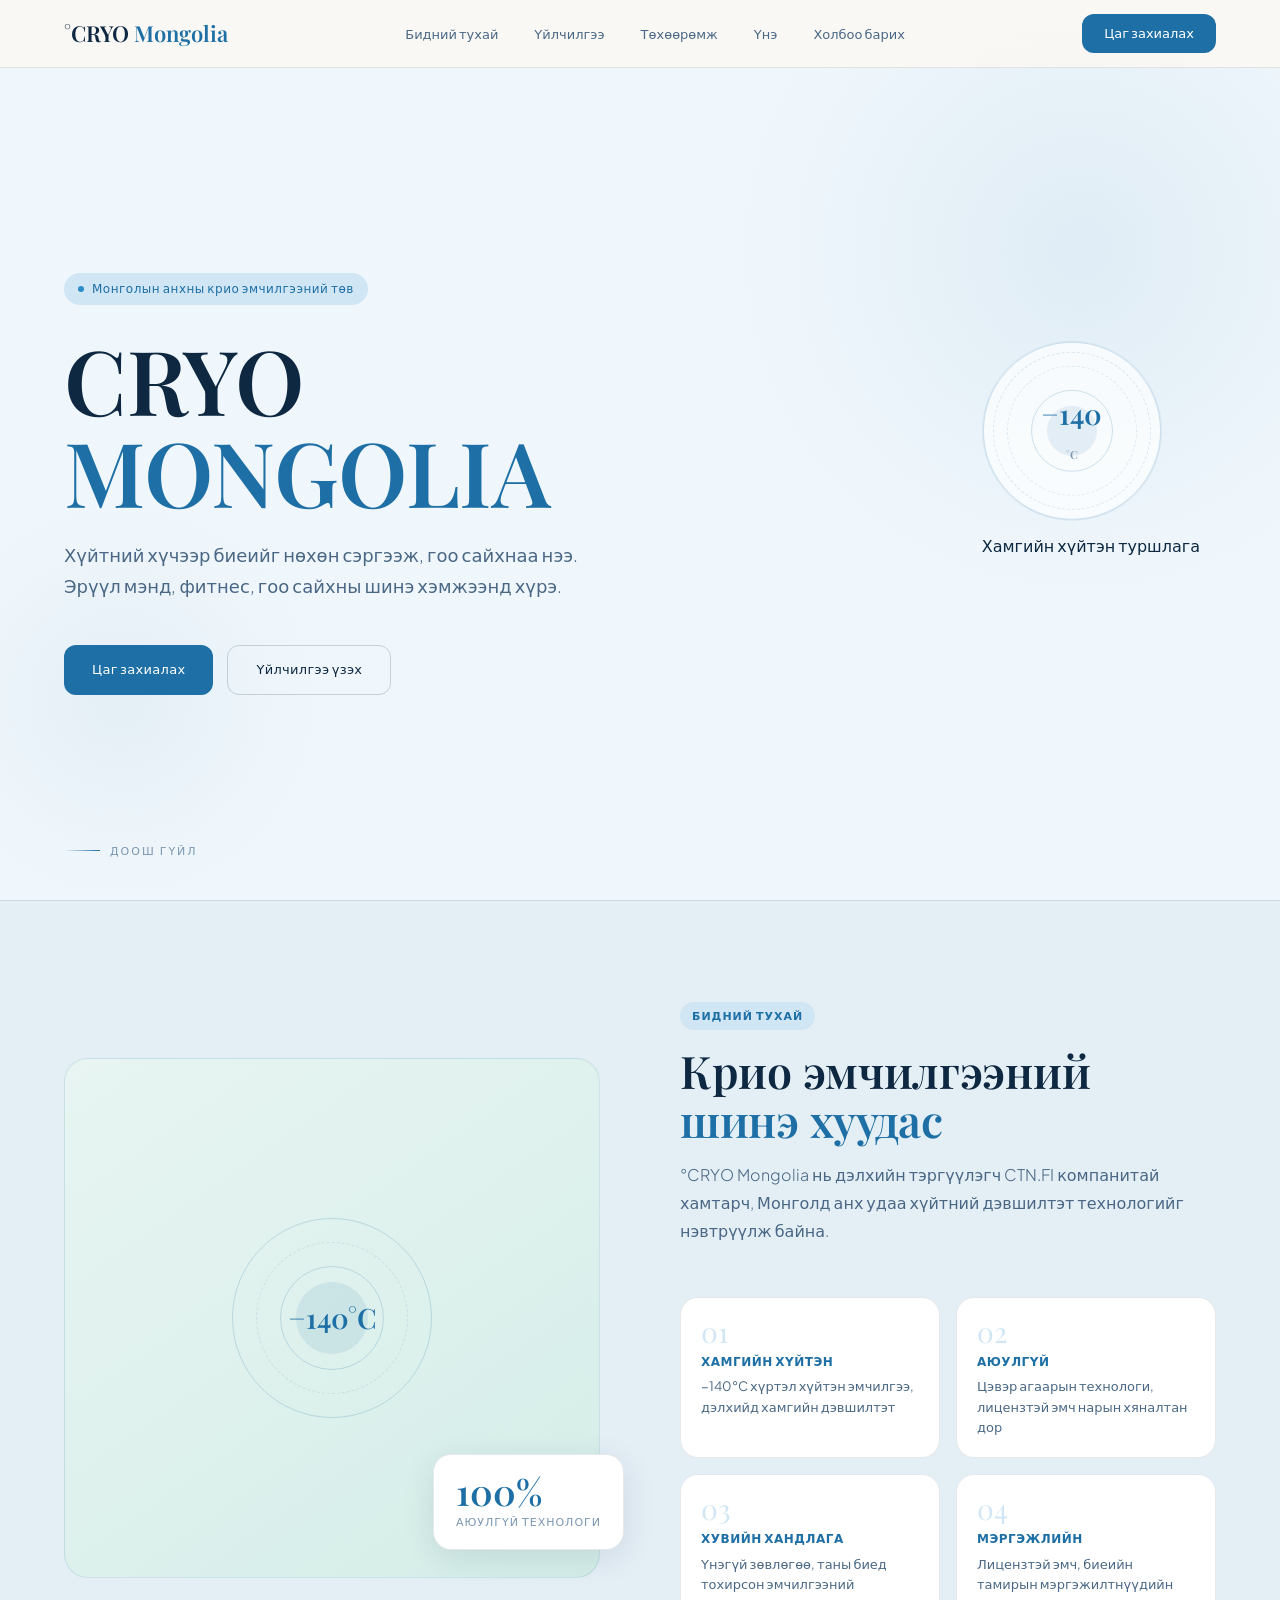
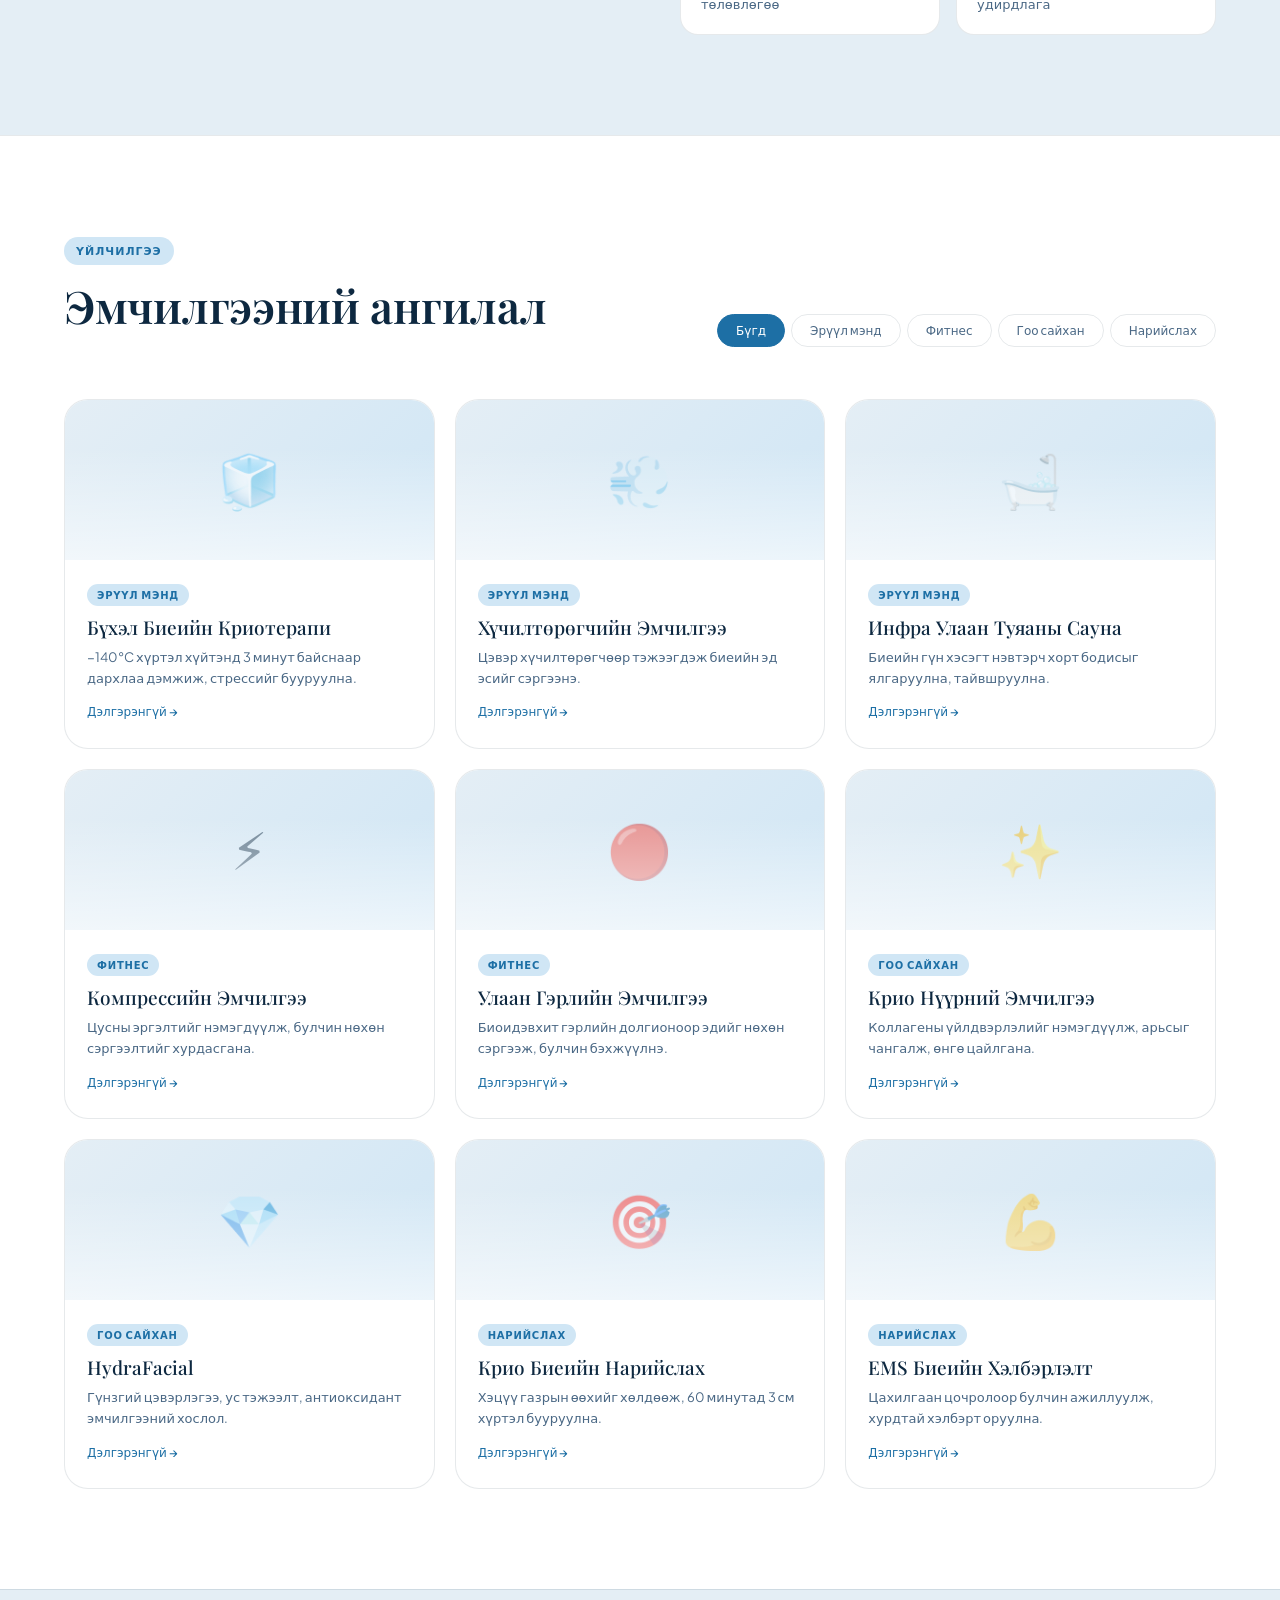
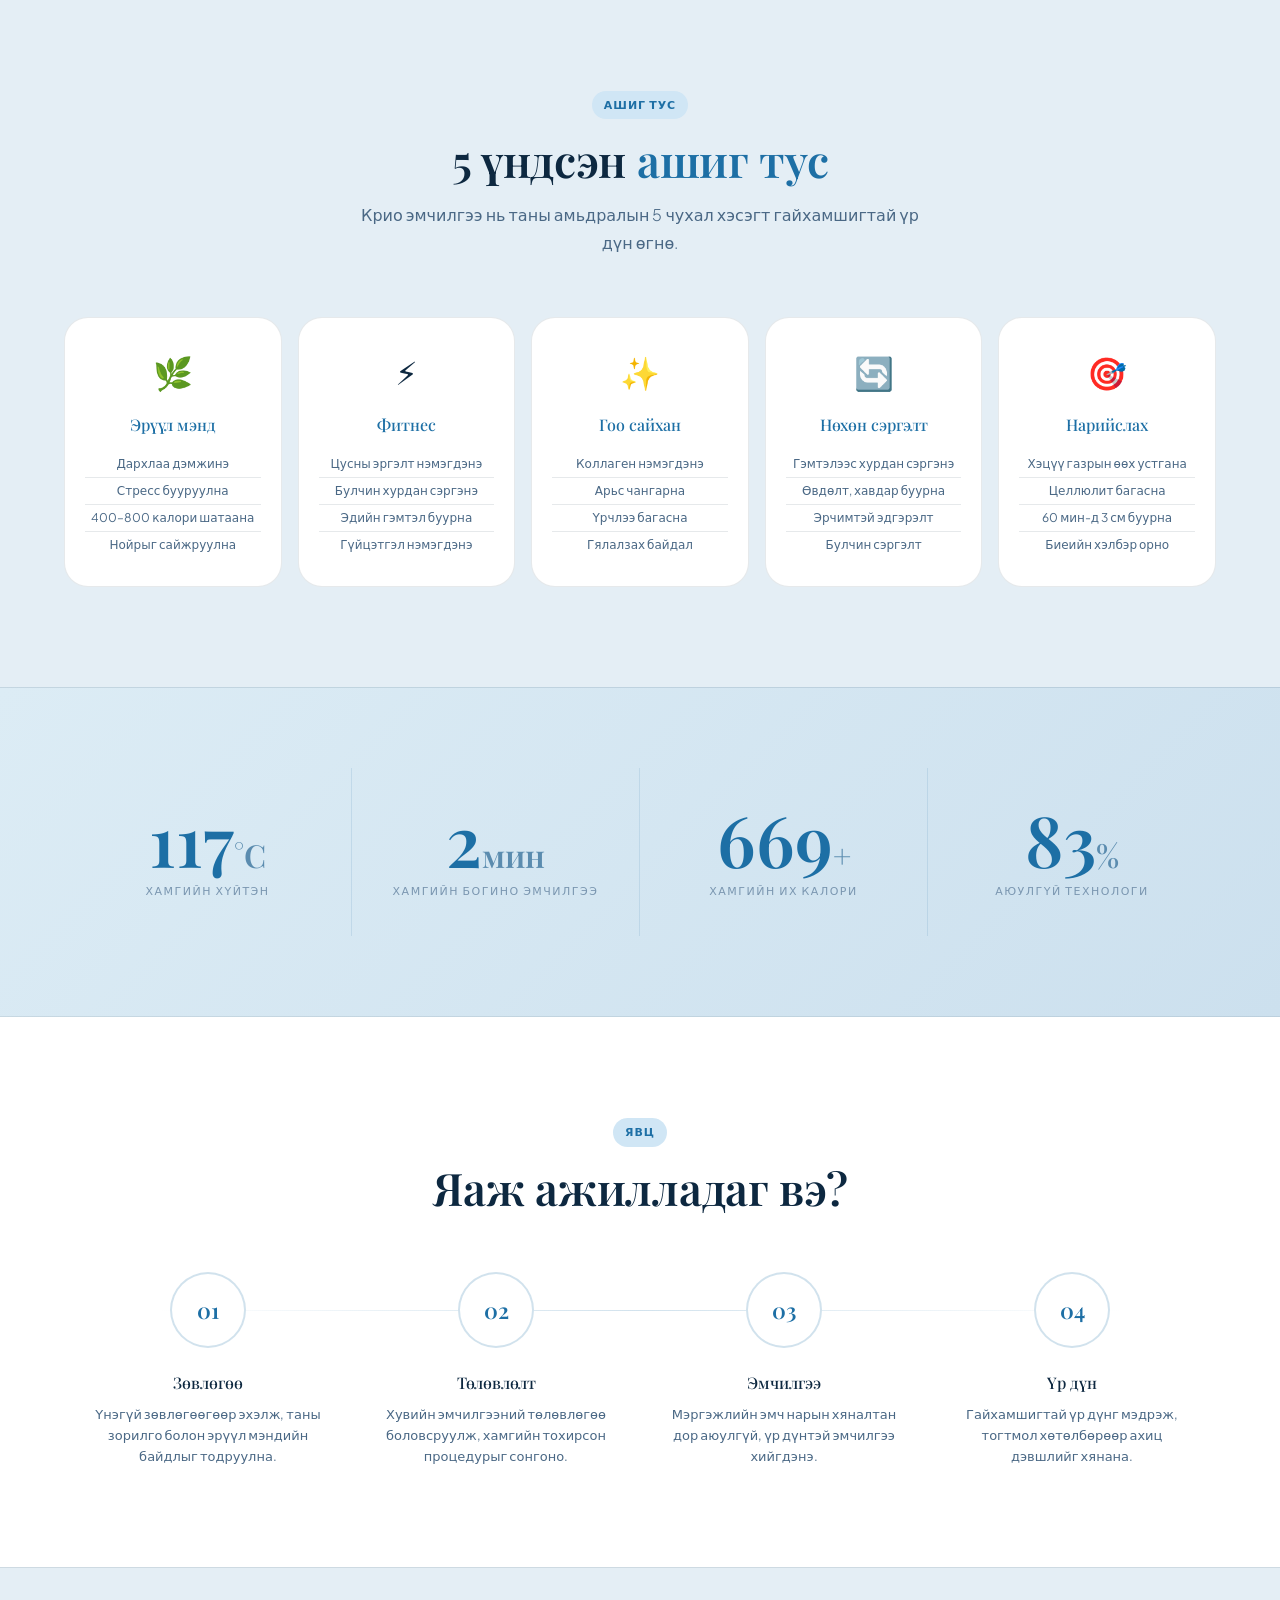
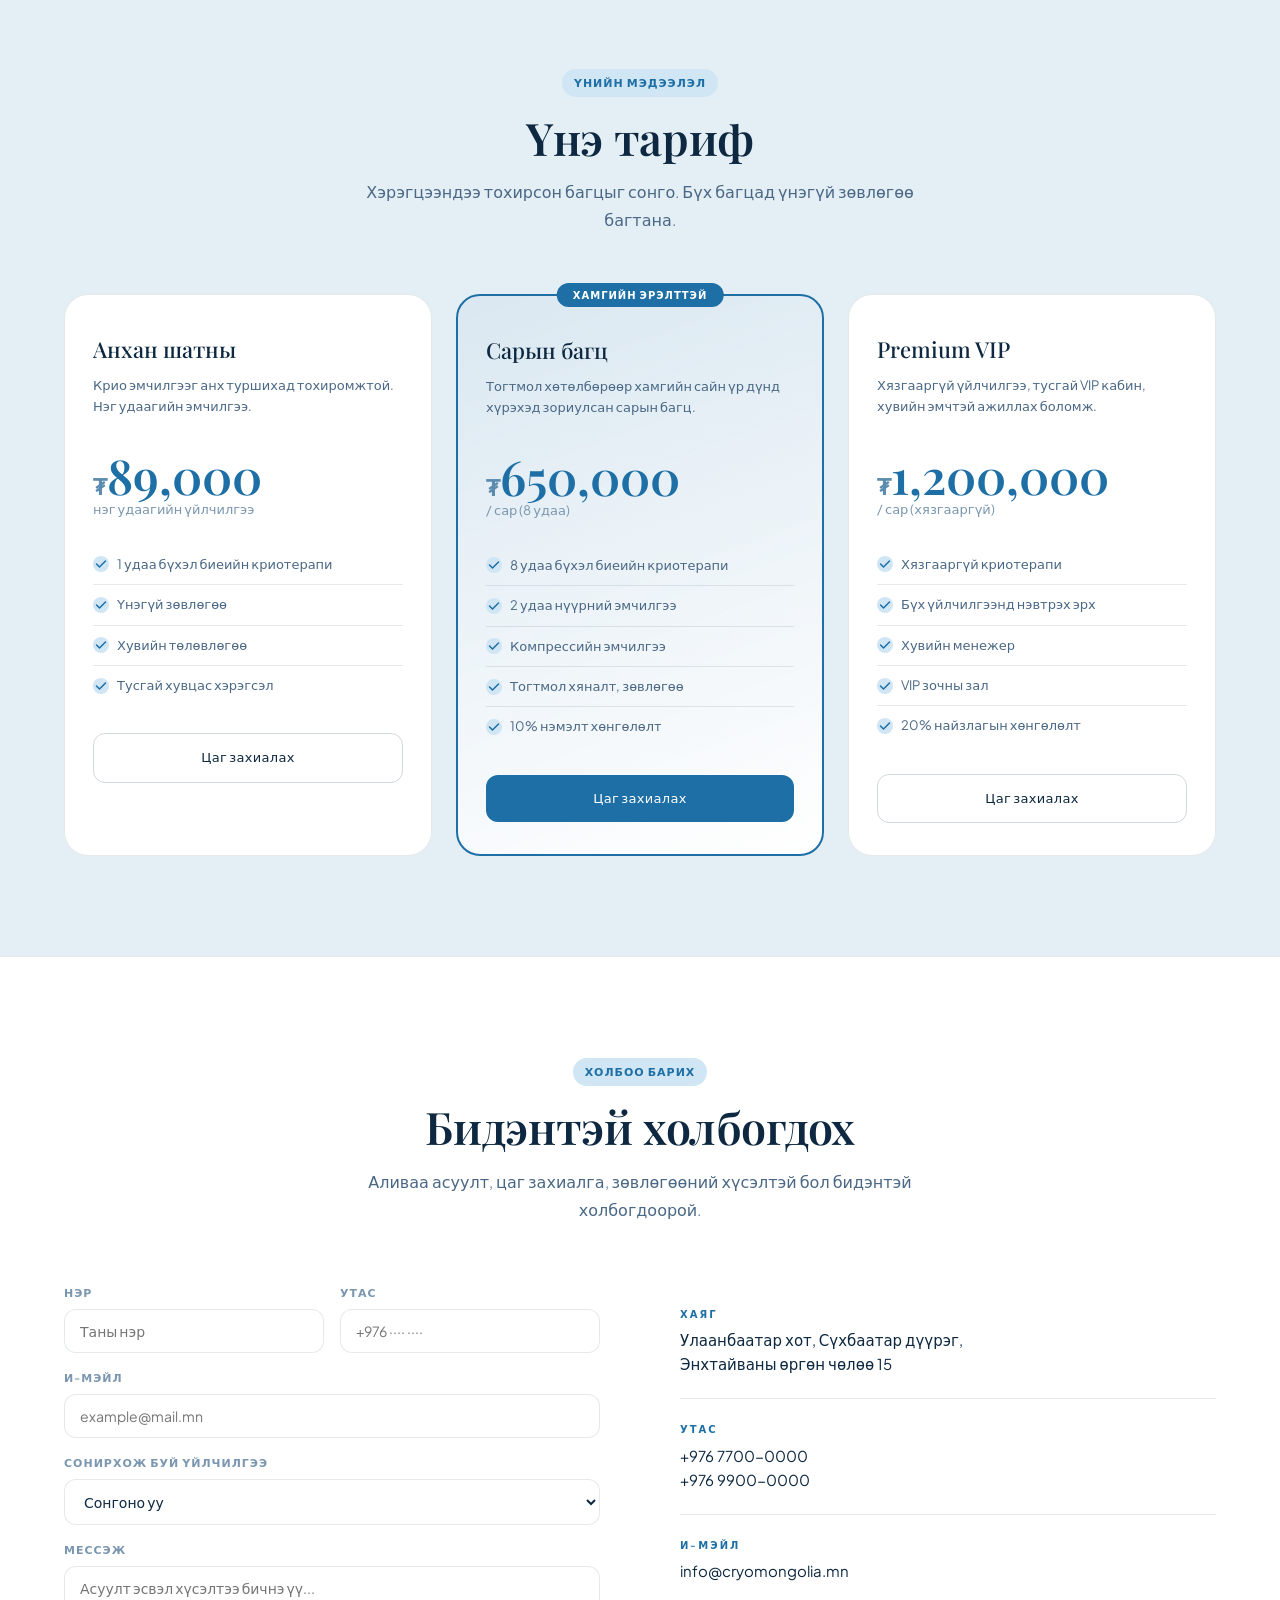
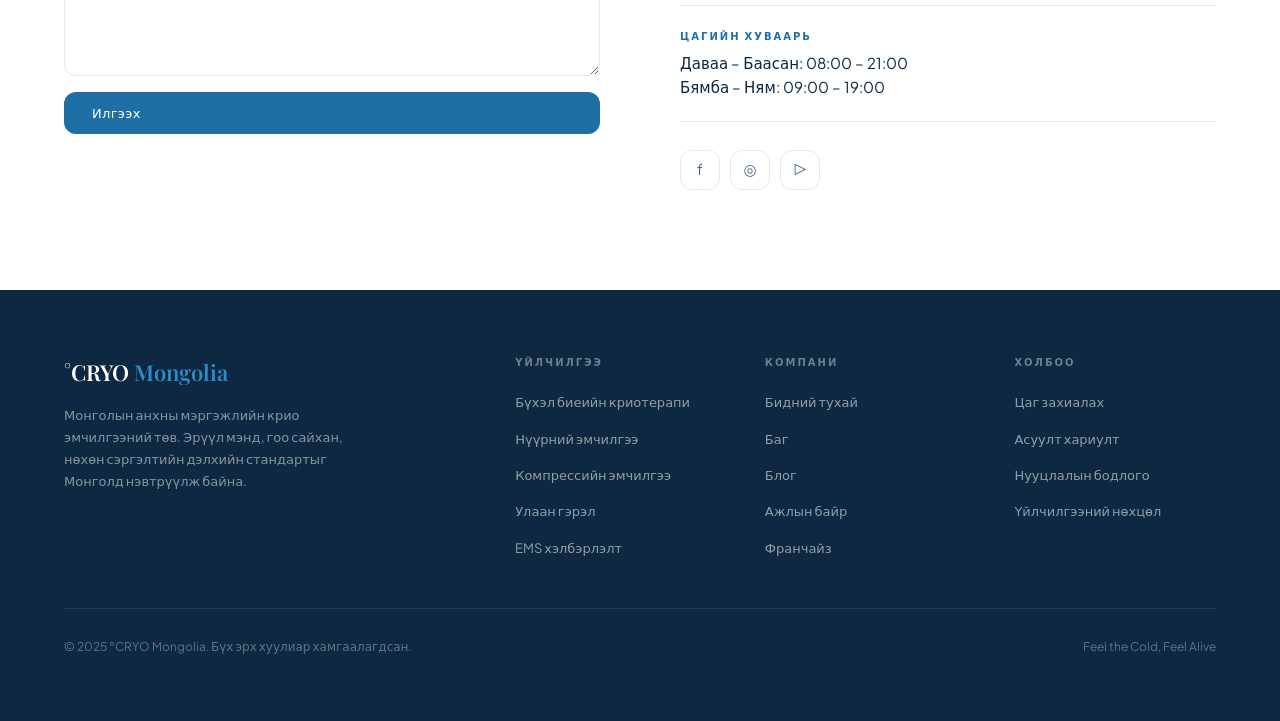
<file: index.html>
<!DOCTYPE html>
<html lang="mn">
<head>
  <meta charset="UTF-8"/>
  <meta name="viewport" content="width=device-width,initial-scale=1.0"/>
  <!-- Open Graph / Facebook Messenger -->
<meta property="og:type"        content="website"/>
<meta property="og:url"         content="http://cryomongolia.mn"/>
<meta property="og:title"       content="°CRYO Mongolia – Эрүүл мэнд · Гоо сайхан · Нөхөн сэргэлт"/>
<meta property="og:description" content="Монголын анхны мэргэжлийн крио эмчилгээний төв. −140°C хүйтний хүчээр биеийг нөхөн сэргээ."/>
<meta property="og:image"       content="http://cryomongolia.mn/og-image.jpg"/>
<meta property="og:image:width"  content="1200"/>
<meta property="og:image:height" content="630"/>
<meta property="og:locale"      content="mn_MN"/>

<!-- Twitter / iMessage -->
<meta name="twitter:card"        content="summary_large_image"/>
<meta name="twitter:title"       content="°CRYO Mongolia"/>
<meta name="twitter:description" content="Монголын анхны крио эмчилгээний төв. −140°C хүйтний хүчээр биеийг нөхөн сэргээ."/>
<meta name="twitter:image"       content="http://cryomongolia.mn/og-image.jpg"/>
  <title>°CRYO Mongolia – Эрүүл мэнд · Гоо сайхан · Нөхөн сэргэлт</title>
  <link href="https://fonts.googleapis.com/css2?family=Playfair+Display:wght@400;500;600&family=Plus+Jakarta+Sans:wght@300;400;500;600&display=swap" rel="stylesheet"/>
  <link rel="stylesheet" href="index.css"/>
</head>
<body>

<nav id="navbar">
  <a href="#" class="nav-logo">°CRYO <span>Mongolia</span></a>
  <ul class="nav-links">
    <li><a href="#about">Бидний тухай</a></li>
    <li><a href="#treatments">Үйлчилгээ</a></li>
    <li><a href="hub.html">Төхөөрөмж</a></li>
    <li><a href="#pricing">Үнэ</a></li>
    <li><a href="#contact">Холбоо барих</a></li>
  </ul>
  <a href="#" class="nav-cta" onclick="openModal();return false;">Цаг захиалах</a>
  <div class="hamburger" onclick="toggleMenu()" id="hamburger">
    <span></span><span></span><span></span>
  </div>
</nav>

<div class="mobile-menu" id="mobileMenu">
  <a href="#about" onclick="toggleMenu()">Бидний тухай</a>
  <a href="#treatments" onclick="toggleMenu()">Үйлчилгээ</a>
  <a href="hub.html" onclick="toggleMenu()">Төхөөрөмж</a>
  <a href="#contact" onclick="toggleMenu()">Холбоо барих</a>
  <a href="#" class="btn btn-primary" onclick="openModal();toggleMenu();return false;">Цаг захиалах</a>
</div>

<!-- HERO -->
<section class="hero" id="home">
  <div class="hero-bg-shape s1"></div>
  <div class="hero-bg-shape s2"></div>
  <div id="particles" style="position:absolute;inset:0;pointer-events:none;"></div>
  <div class="hero-inner">
    <div class="hero-chip">Монголын анхны крио эмчилгээний төв</div>
    <h1 class="hero-title">CRYO<br><span class="accent">MONGOLIA</span></h1>
    <p class="hero-sub">Хүйтний хүчээр биеийг нөхөн сэргээж, гоо сайхнаа нээ. Эрүүл мэнд, фитнес, гоо сайхны шинэ хэмжээнд хүрэ.</p>
    <div class="hero-actions">
      <a href="#" class="btn btn-primary" onclick="openModal();return false;">Цаг захиалах</a>
      <a href="#treatments" class="btn btn-outline">Үйлчилгээ үзэх</a>
    </div>
  </div>
  <div class="hero-temp-badge">
    <div class="temp-ring">
      <div class="cryo-ring"></div>
      <div class="cryo-ring"></div>
      <div class="cryo-ring"></div>
      <div class="cryo-core">
        <div class="cryo-temp">−140<br><small style="font-size:.4em;color:var(--text-muted)">°C</small></div>
      </div>
    </div>
    <div class="t-unit" style="margin-top:12px;">Хамгийн хүйтэн туршлага</div>
  </div>
  <div class="hero-scroll-hint"><div class="scroll-line"></div>Доош гүйл</div>
</section>

<!-- ABOUT -->
<section class="section alt" id="about">
  <div class="about">
    <div class="about-visual reveal">
      <div class="about-card-main">
        <div class="cryo-anim">
          <div class="cryo-ring"></div><div class="cryo-ring"></div><div class="cryo-ring"></div>
          <div class="cryo-core"><div class="cryo-temp">−140°C</div></div>
        </div>
      </div>
      <div class="about-float-badge">
        <div class="fb-num">100%</div>
        <div class="fb-label">Аюулгүй технологи</div>
      </div>
    </div>
    <div class="reveal">
      <div class="section-chip">Бидний тухай</div>
      <h2 class="section-title">Крио эмчилгээний <span class="accent">шинэ хуудас</span></h2>
      <p class="section-desc">°CRYO Mongolia нь дэлхийн тэргүүлэгч CTN.FI компанитай хамтарч, Монголд анх удаа хүйтний дэвшилтэт технологийг нэвтрүүлж байна.</p>
      <div class="pillars">
        <div class="pillar"><div class="pillar-num">01</div><h4>Хамгийн хүйтэн</h4><p>−140°C хүртэл хүйтэн эмчилгээ, дэлхийд хамгийн дэвшилтэт</p></div>
        <div class="pillar"><div class="pillar-num">02</div><h4>Аюулгүй</h4><p>Цэвэр агаарын технологи, лицензтэй эмч нарын хяналтан дор</p></div>
        <div class="pillar"><div class="pillar-num">03</div><h4>Хувийн хандлага</h4><p>Үнэгүй зөвлөгөө, таны биед тохирсон эмчилгээний төлөвлөгөө</p></div>
        <div class="pillar"><div class="pillar-num">04</div><h4>Мэргэжлийн</h4><p>Лицензтэй эмч, биеийн тамирын мэргэжилтнүүдийн удирдлага</p></div>
      </div>
    </div>
  </div>
</section>

<!-- TREATMENTS -->
<section class="section white" id="treatments">
  <div class="treatments-header reveal">
    <div>
      <div class="section-chip">Үйлчилгээ</div>
      <h2 class="section-title">Эмчилгээний ангилал</h2>
    </div>
    <div class="tab-row">
      <button class="tab-btn active" onclick="filterTreatments('all',this)">Бүгд</button>
      <button class="tab-btn" onclick="filterTreatments('wellness',this)">Эрүүл мэнд</button>
      <button class="tab-btn" onclick="filterTreatments('fitness',this)">Фитнес</button>
      <button class="tab-btn" onclick="filterTreatments('beauty',this)">Гоо сайхан</button>
      <button class="tab-btn" onclick="filterTreatments('slim',this)">Нарийслах</button>
    </div>
  </div>
  <div class="treatment-grid reveal">
    <div class="treatment-card active-card" data-cat="wellness"><div class="card-visual"><span class="card-icon">🧊</span></div><div class="card-body"><span class="card-tag">Эрүүл мэнд</span><div class="card-title">Бүхэл Биеийн Криотерапи</div><p class="card-desc">−140°C хүртэл хүйтэнд 3 минут байснаар дархлаа дэмжиж, стрессийг бууруулна.</p><a class="card-link" href="#">Дэлгэрэнгүй →</a></div></div>
    <div class="treatment-card active-card" data-cat="wellness"><div class="card-visual"><span class="card-icon">💨</span></div><div class="card-body"><span class="card-tag">Эрүүл мэнд</span><div class="card-title">Хүчилтөрөгчийн Эмчилгээ</div><p class="card-desc">Цэвэр хүчилтөрөгчөөр тэжээгдэж биеийн эд эсийг сэргээнэ.</p><a class="card-link" href="#">Дэлгэрэнгүй →</a></div></div>
    <div class="treatment-card active-card" data-cat="wellness"><div class="card-visual"><span class="card-icon">🛁</span></div><div class="card-body"><span class="card-tag">Эрүүл мэнд</span><div class="card-title">Инфра Улаан Туяаны Сауна</div><p class="card-desc">Биеийн гүн хэсэгт нэвтэрч хорт бодисыг ялгаруулна, тайвшруулна.</p><a class="card-link" href="#">Дэлгэрэнгүй →</a></div></div>
    <div class="treatment-card active-card" data-cat="fitness"><div class="card-visual"><span class="card-icon">⚡</span></div><div class="card-body"><span class="card-tag">Фитнес</span><div class="card-title">Компрессийн Эмчилгээ</div><p class="card-desc">Цусны эргэлтийг нэмэгдүүлж, булчин нөхөн сэргээлтийг хурдасгана.</p><a class="card-link" href="#">Дэлгэрэнгүй →</a></div></div>
    <div class="treatment-card active-card" data-cat="fitness"><div class="card-visual"><span class="card-icon">🔴</span></div><div class="card-body"><span class="card-tag">Фитнес</span><div class="card-title">Улаан Гэрлийн Эмчилгээ</div><p class="card-desc">Биоидэвхит гэрлийн долгионоор эдийг нөхөн сэргээж, булчин бэхжүүлнэ.</p><a class="card-link" href="#">Дэлгэрэнгүй →</a></div></div>
    <div class="treatment-card active-card" data-cat="beauty"><div class="card-visual"><span class="card-icon">✨</span></div><div class="card-body"><span class="card-tag">Гоо сайхан</span><div class="card-title">Крио Нүүрний Эмчилгээ</div><p class="card-desc">Коллагены үйлдвэрлэлийг нэмэгдүүлж, арьсыг чангалж, өнгө цайлгана.</p><a class="card-link" href="#">Дэлгэрэнгүй →</a></div></div>
    <div class="treatment-card active-card" data-cat="beauty"><div class="card-visual"><span class="card-icon">💎</span></div><div class="card-body"><span class="card-tag">Гоо сайхан</span><div class="card-title">HydraFacial</div><p class="card-desc">Гүнзгий цэвэрлэгээ, ус тэжээлт, антиоксидант эмчилгээний хослол.</p><a class="card-link" href="#">Дэлгэрэнгүй →</a></div></div>
    <div class="treatment-card active-card" data-cat="slim"><div class="card-visual"><span class="card-icon">🎯</span></div><div class="card-body"><span class="card-tag">Нарийслах</span><div class="card-title">Крио Биеийн Нарийслах</div><p class="card-desc">Хэцүү газрын өөхийг хөлдөөж, 60 минутад 3 см хүртэл бууруулна.</p><a class="card-link" href="#">Дэлгэрэнгүй →</a></div></div>
    <div class="treatment-card active-card" data-cat="slim"><div class="card-visual"><span class="card-icon">💪</span></div><div class="card-body"><span class="card-tag">Нарийслах</span><div class="card-title">EMS Биеийн Хэлбэрлэлт</div><p class="card-desc">Цахилгаан цочролоор булчин ажиллуулж, хурдтай хэлбэрт оруулна.</p><a class="card-link" href="#">Дэлгэрэнгүй →</a></div></div>
  </div>
</section>

<!-- BENEFITS -->
<section class="section alt" id="benefits">
  <div style="text-align:center;" class="reveal">
    <div class="section-chip">Ашиг тус</div>
    <h2 class="section-title">5 үндсэн <span class="accent">ашиг тус</span></h2>
    <p class="section-desc" style="margin:0 auto 0;">Крио эмчилгээ нь таны амьдралын 5 чухал хэсэгт гайхамшигтай үр дүн өгнө.</p>
  </div>
  <div class="benefits-grid reveal">
    <div class="benefit-item"><span class="benefit-icon">🌿</span><div class="benefit-title">Эрүүл мэнд</div><ul class="benefit-list"><li>Дархлаа дэмжинэ</li><li>Стресс бууруулна</li><li>400–800 калори шатаана</li><li>Нойрыг сайжруулна</li></ul></div>
    <div class="benefit-item"><span class="benefit-icon">⚡</span><div class="benefit-title">Фитнес</div><ul class="benefit-list"><li>Цусны эргэлт нэмэгдэнэ</li><li>Булчин хурдан сэргэнэ</li><li>Эдийн гэмтэл буурна</li><li>Гүйцэтгэл нэмэгдэнэ</li></ul></div>
    <div class="benefit-item"><span class="benefit-icon">✨</span><div class="benefit-title">Гоо сайхан</div><ul class="benefit-list"><li>Коллаген нэмэгдэнэ</li><li>Арьс чангарна</li><li>Үрчлээ багасна</li><li>Гялалзах байдал</li></ul></div>
    <div class="benefit-item"><span class="benefit-icon">🔄</span><div class="benefit-title">Нөхөн сэргэлт</div><ul class="benefit-list"><li>Гэмтэлээс хурдан сэргэнэ</li><li>Өвдөлт, хавдар буурна</li><li>Эрчимтэй эдгэрэлт</li><li>Булчин сэргэлт</li></ul></div>
    <div class="benefit-item"><span class="benefit-icon">🎯</span><div class="benefit-title">Нарийслах</div><ul class="benefit-list"><li>Хэцүү газрын өөх устгана</li><li>Целлюлит багасна</li><li>60 мин-д 3 см буурна</li><li>Биеийн хэлбэр орно</li></ul></div>
  </div>
</section>

<!-- STATS -->
<div class="stats">
  <div class="stats-grid reveal">
    <div class="stat-item"><span class="stat-num" data-target="140">0<span class="stat-unit">°C</span></span><div class="stat-label">Хамгийн хүйтэн</div></div>
    <div class="stat-item"><span class="stat-num" data-target="3">0<span class="stat-unit">мин</span></span><div class="stat-label">Хамгийн богино эмчилгээ</div></div>
    <div class="stat-item"><span class="stat-num" data-target="800">0<span class="stat-unit">+</span></span><div class="stat-label">Хамгийн их калори</div></div>
    <div class="stat-item"><span class="stat-num" data-target="100">0<span class="stat-unit">%</span></span><div class="stat-label">Аюулгүй технологи</div></div>
  </div>
</div>

<!-- PROCESS -->
<section class="section white">
  <div style="text-align:center;" class="reveal">
    <div class="section-chip">Явц</div>
    <h2 class="section-title">Яаж ажилладаг вэ?</h2>
  </div>
  <div class="process-steps reveal">
    <div class="process-step"><div class="step-bubble">01</div><h4>Зөвлөгөө</h4><p>Үнэгүй зөвлөгөөгөөр эхэлж, таны зорилго болон эрүүл мэндийн байдлыг тодруулна.</p></div>
    <div class="process-step"><div class="step-bubble">02</div><h4>Төлөвлөлт</h4><p>Хувийн эмчилгээний төлөвлөгөө боловсруулж, хамгийн тохирсон процедурыг сонгоно.</p></div>
    <div class="process-step"><div class="step-bubble">03</div><h4>Эмчилгээ</h4><p>Мэргэжлийн эмч нарын хяналтан дор аюулгүй, үр дүнтэй эмчилгээ хийгдэнэ.</p></div>
    <div class="process-step"><div class="step-bubble">04</div><h4>Үр дүн</h4><p>Гайхамшигтай үр дүнг мэдрэж, тогтмол хөтөлбөрөөр ахиц дэвшлийг хянана.</p></div>
  </div>
</section>

<!-- PRICING -->
<section class="section alt" id="pricing">
  <div style="text-align:center;max-width:600px;margin:0 auto;" class="reveal">
    <div class="section-chip">Үнийн мэдээлэл</div>
    <h2 class="section-title">Үнэ тариф</h2>
    <p class="section-desc" style="margin:0 auto;">Хэрэгцээндээ тохирсон багцыг сонго. Бүх багцад үнэгүй зөвлөгөө багтана.</p>
  </div>
  <div class="pricing-grid reveal">
    <div class="price-card">
      <div class="price-name">Анхан шатны</div>
      <p class="price-desc">Крио эмчилгээг анх туршихад тохиромжтой. Нэг удаагийн эмчилгээ.</p>
      <div class="price-amount"><span class="price-currency">₮</span>89,000</div>
      <div class="price-period">нэг удаагийн үйлчилгээ</div>
      <ul class="price-features"><li>1 удаа бүхэл биеийн криотерапи</li><li>Үнэгүй зөвлөгөө</li><li>Хувийн төлөвлөгөө</li><li>Тусгай хувцас хэрэгсэл</li></ul>
      <a href="#" class="btn btn-outline" style="display:block;text-align:center;" onclick="openModal();return false;">Цаг захиалах</a>
    </div>
    <div class="price-card featured">
      <div class="price-badge-top">Хамгийн эрэлттэй</div>
      <div class="price-name">Сарын багц</div>
      <p class="price-desc">Тогтмол хөтөлбөрөөр хамгийн сайн үр дүнд хүрэхэд зориулсан сарын багц.</p>
      <div class="price-amount"><span class="price-currency">₮</span>650,000</div>
      <div class="price-period">/ сар (8 удаа)</div>
      <ul class="price-features"><li>8 удаа бүхэл биеийн криотерапи</li><li>2 удаа нүүрний эмчилгээ</li><li>Компрессийн эмчилгээ</li><li>Тогтмол хяналт, зөвлөгөө</li><li>10% нэмэлт хөнгөлөлт</li></ul>
      <a href="#" class="btn btn-primary" style="display:block;text-align:center;" onclick="openModal();return false;">Цаг захиалах</a>
    </div>
    <div class="price-card">
      <div class="price-name">Premium VIP</div>
      <p class="price-desc">Хязгааргүй үйлчилгээ, тусгай VIP кабин, хувийн эмчтэй ажиллах боломж.</p>
      <div class="price-amount"><span class="price-currency">₮</span>1,200,000</div>
      <div class="price-period">/ сар (хязгааргүй)</div>
      <ul class="price-features"><li>Хязгааргүй криотерапи</li><li>Бүх үйлчилгээнд нэвтрэх эрх</li><li>Хувийн менежер</li><li>VIP зочны зал</li><li>20% найзлагын хөнгөлөлт</li></ul>
      <a href="#" class="btn btn-outline" style="display:block;text-align:center;" onclick="openModal();return false;">Цаг захиалах</a>
    </div>
  </div>
</section>

<!-- CONTACT -->
<section class="section white" id="contact">
  <div style="text-align:center;max-width:600px;margin:0 auto 16px;" class="reveal">
    <div class="section-chip">Холбоо барих</div>
    <h2 class="section-title">Бидэнтэй холбогдох</h2>
    <p class="section-desc" style="margin:0 auto;">Аливаа асуулт, цаг захиалга, зөвлөгөөний хүсэлтэй бол бидэнтэй холбогдоорой.</p>
  </div>
  <div class="contact-grid reveal">
    <form onsubmit="handleContact(event)">
      <div style="display:grid;grid-template-columns:1fr 1fr;gap:0 16px;">
        <div class="form-group"><label>Нэр</label><input type="text" placeholder="Таны нэр" required/></div>
        <div class="form-group"><label>Утас</label><input type="tel" placeholder="+976 ···· ····"/></div>
      </div>
      <div class="form-group"><label>И-мэйл</label><input type="email" placeholder="example@mail.mn"/></div>
      <div class="form-group"><label>Сонирхож буй үйлчилгээ</label><select><option value="">Сонгоно уу</option><option>Бүхэл биеийн криотерапи</option><option>Нүүрний эмчилгээ</option><option>Биеийн нарийслах</option><option>Улаан гэрлийн эмчилгээ</option><option>Бусад</option></select></div>
      <div class="form-group"><label>Мессэж</label><textarea placeholder="Асуулт эсвэл хүсэлтээ бичнэ үү..."></textarea></div>
      <button type="submit" class="btn btn-primary" style="width:100%;">Илгээх</button>
    </form>
    <div class="contact-info">
      <div class="info-block"><div class="info-label">Хаяг</div><div class="info-value">Улаанбаатар хот, Сүхбаатар дүүрэг,<br>Энхтайваны өргөн чөлөө 15</div></div>
      <div class="info-block"><div class="info-label">Утас</div><div class="info-value">+976 7700-0000<br>+976 9900-0000</div></div>
      <div class="info-block"><div class="info-label">И-мэйл</div><div class="info-value">info@cryomongolia.mn</div></div>
      <div class="info-block"><div class="info-label">Цагийн хуваарь</div><div class="info-value">Даваа – Баасан: 08:00 – 21:00<br>Бямба – Ням: 09:00 – 19:00</div></div>
      <div class="social-row">
        <a class="social-btn" href="#">f</a>
        <a class="social-btn" href="#">◎</a>
        <a class="social-btn" href="#">▷</a>
      </div>
    </div>
  </div>
</section>

<!-- FOOTER -->
<footer>
  <div class="footer-grid">
    <div class="footer-brand">
      <div class="footer-logo">°CRYO <span>Mongolia</span></div>
      <p>Монголын анхны мэргэжлийн крио эмчилгээний төв. Эрүүл мэнд, гоо сайхан, нөхөн сэргэлтийн дэлхийн стандартыг Монголд нэвтрүүлж байна.</p>
    </div>
    <div class="footer-col"><h5>Үйлчилгээ</h5><ul><li><a href="#">Бүхэл биеийн криотерапи</a></li><li><a href="#">Нүүрний эмчилгээ</a></li><li><a href="#">Компрессийн эмчилгээ</a></li><li><a href="#">Улаан гэрэл</a></li><li><a href="#">EMS хэлбэрлэлт</a></li></ul></div>
    <div class="footer-col"><h5>Компани</h5><ul><li><a href="#">Бидний тухай</a></li><li><a href="#">Баг</a></li><li><a href="#">Блог</a></li><li><a href="#">Ажлын байр</a></li><li><a href="#">Франчайз</a></li></ul></div>
    <div class="footer-col"><h5>Холбоо</h5><ul><li><a href="#" onclick="openModal();return false;">Цаг захиалах</a></li><li><a href="#">Асуулт хариулт</a></li><li><a href="#">Нууцлалын бодлого</a></li><li><a href="#">Үйлчилгээний нөхцөл</a></li></ul></div>
  </div>
  <div class="footer-bottom">
    <p>© 2025 °CRYO Mongolia. Бүх эрх хуулиар хамгаалагдсан.</p>
    <p>Feel the Cold, Feel Alive</p>
  </div>
</footer>

<!-- MODAL -->
<div class="modal-overlay" id="modalOverlay" onclick="closeModalOnBg(event)">
  <div class="modal">
    <button class="modal-close" onclick="closeModal()">✕</button>
    <div class="step-indicator">
      <div class="step-dot active" id="dot1">1</div>
      <div class="step-line" id="line1"></div>
      <div class="step-dot" id="dot2">2</div>
      <div class="step-line" id="line2"></div>
      <div class="step-dot" id="dot3">3</div>
    </div>

    <div class="step-panel active" id="step1">
      <h3 style="font-family:var(--ff-display);font-size:26px;font-weight:600;margin-bottom:4px;">Цаг захиалах</h3>
      <p style="font-size:13px;color:var(--text-muted);margin-bottom:18px;">Огноо болон цагаа сонгоно уу</p>
      <div style="display:grid;grid-template-columns:1fr 1fr;gap:0 12px;">
        <div class="form-group"><label>Нэр</label><input type="text" id="b_name" placeholder="Таны нэр"/></div>
        <div class="form-group"><label>Утас</label><input type="tel" id="b_phone" placeholder="+976 ···· ····"/></div>
      </div>
      <div class="deposit-badge">
        <div class="dep-amount">₮100,000</div>
        <div class="dep-info"><div class="dep-title">Урьдчилгаа төлбөр</div><div class="dep-sub">Цаг баталгаажуулахад шаардлагатай.<br>Үлдэгдлийг ирэхдээ бэлнээр төлнө.</div></div>
      </div>
      <label style="font-size:10px;font-weight:600;letter-spacing:1px;text-transform:uppercase;color:var(--text-muted);">Огноо сонгох</label>
      <div class="date-nav">
        <button class="date-nav-btn" id="datePrevBtn" onclick="shiftDates(-1)" disabled>‹</button>
        <div class="date-tabs" id="dateTabs"></div>
        <button class="date-nav-btn" onclick="shiftDates(1)">›</button>
      </div>
      <label style="font-size:10px;font-weight:600;letter-spacing:1px;text-transform:uppercase;color:var(--text-muted);display:block;margin-top:4px;">Цаг сонгох</label>
      <div class="time-grid" id="timeGrid" style="margin-top:8px;"></div>
      <button class="btn btn-primary" style="width:100%;margin-top:20px;" onclick="goStep2()">Үргэлжлүүлэх →</button>
    </div>

    <div class="step-panel" id="step2">
      <h3 style="font-family:var(--ff-display);font-size:26px;font-weight:600;margin-bottom:4px;">Төлбөр</h3>
      <p style="font-size:13px;color:var(--text-muted);margin-bottom:16px;">Банкаа сонгоод QR код авна уу</p>
      <div class="order-summary">
        <div class="order-row"><span>Огноо</span><span id="sum_date">–</span></div>
        <div class="order-row"><span>Цаг</span><span id="sum_time">–</span></div>
        <div class="order-row"><span>Урьдчилгаа</span><span>₮100,000</span></div>
      </div>
      <label style="font-size:10px;font-weight:600;letter-spacing:1px;text-transform:uppercase;color:var(--text-muted);display:block;margin-bottom:8px;">Банк сонгох</label>
      <div class="bank-grid">
        <div class="bank-btn" onclick="selectBank(this,'khan','Хаан банк')"><div class="bank-logo" style="background:#1a3a8c;">🏦</div><div><div class="bank-name">Хаан банк</div><div class="bank-app">Khan Bank App</div></div></div>
        <div class="bank-btn" onclick="selectBank(this,'golomt','Голомт банк')"><div class="bank-logo" style="background:#c8102e;">🏦</div><div><div class="bank-name">Голомт банк</div><div class="bank-app">Golomt Mobile</div></div></div>
        <div class="bank-btn" onclick="selectBank(this,'tdb','TDB банк')"><div class="bank-logo" style="background:#0d2e6e;">🏦</div><div><div class="bank-name">TDB банк</div><div class="bank-app">TDB Mobile</div></div></div>
        <div class="bank-btn" onclick="selectBank(this,'khas','Хас банк')"><div class="bank-logo" style="background:#006b3c;">🏦</div><div><div class="bank-name">Хас банк</div><div class="bank-app">Xac Mobile</div></div></div>
        <div class="bank-btn" onclick="selectBank(this,'ard','Ардийн банк')"><div class="bank-logo" style="background:#e07b00;">🏦</div><div><div class="bank-name">Ардийн банк</div><div class="bank-app">Ard App</div></div></div>
        <div class="bank-btn" onclick="selectBank(this,'most','Most Money')"><div class="bank-logo" style="background:#5b2dcd;">💜</div><div><div class="bank-name">Most Money</div><div class="bank-app">Most Money App</div></div></div>
        <div class="bank-btn" onclick="selectBank(this,'state','Төрийн банк')"><div class="bank-logo" style="background:#b8960a;">🏦</div><div><div class="bank-name">Төрийн банк</div><div class="bank-app">State Bank App</div></div></div>
        <div class="bank-btn" onclick="selectBank(this,'arig','Ариг банк')"><div class="bank-logo" style="background:#0060b0;">🏦</div><div><div class="bank-name">Ариг банк</div><div class="bank-app">Arig Bank App</div></div></div>
      </div>
      <div style="display:flex;gap:10px;margin-top:20px;">
        <button class="btn btn-outline" style="flex:1;" onclick="goStepNum(1)">← Буцах</button>
        <button class="btn btn-primary" style="flex:2;" onclick="showQR()">QR код авах →</button>
      </div>
    </div>

    <div class="step-panel" id="step2b">
      <div class="qr-screen">
        <div class="qr-bank-name" id="qrBankName">Хаан банк</div>
        <div class="qr-wrap">
          <svg viewBox="0 0 100 100" width="140" height="140" xmlns="http://www.w3.org/2000/svg">
            <rect width="100" height="100" fill="white"/>
            <rect x="5" y="5" width="28" height="28" fill="none" stroke="#333" stroke-width="2.5"/><rect x="10" y="10" width="18" height="18" fill="#333"/>
            <rect x="67" y="5" width="28" height="28" fill="none" stroke="#333" stroke-width="2.5"/><rect x="72" y="10" width="18" height="18" fill="#333"/>
            <rect x="5" y="67" width="28" height="28" fill="none" stroke="#333" stroke-width="2.5"/><rect x="10" y="72" width="18" height="18" fill="#333"/>
            <rect x="40" y="5" width="5" height="5" fill="#333"/><rect x="50" y="5" width="5" height="5" fill="#333"/><rect x="60" y="5" width="5" height="5" fill="#333"/>
            <rect x="40" y="13" width="5" height="5" fill="#333"/><rect x="55" y="13" width="5" height="5" fill="#333"/>
            <rect x="37" y="40" width="5" height="5" fill="#333"/><rect x="47" y="40" width="5" height="5" fill="#333"/><rect x="57" y="40" width="5" height="5" fill="#333"/>
            <rect x="67" y="37" width="5" height="5" fill="#333"/><rect x="77" y="40" width="5" height="5" fill="#333"/>
            <rect x="42" y="50" width="5" height="5" fill="#333"/><rect x="55" y="50" width="5" height="5" fill="#333"/>
            <rect x="40" y="70" width="5" height="5" fill="#333"/><rect x="67" y="70" width="5" height="5" fill="#333"/>
            <rect x="80" y="70" width="5" height="5" fill="#333"/><rect x="73" y="80" width="5" height="5" fill="#333"/>
          </svg>
        </div>
        <div class="qr-amount">Урьдчилгаа: <strong>₮100,000</strong></div>
        <div class="qr-timer">Хүчинтэй: <span id="qrTimer">09:59</span></div>
        <p class="qr-note">Банкны аппликейшнаа нээж QR кодыг уншуулна уу.<br>Төлбөр амжилттай болсны дараа захиалга баталгаажна.</p>
        <button class="btn-ghost" onclick="goStepNum(2)">← Өөр банк сонгох</button>
      </div>
    </div>

    <div class="step-panel" id="step3">
      <div class="success-screen">
        <span class="s-icon">🌿</span>
        <div class="s-title">Амжилттай!</div>
        <p class="s-sub">Таны захиалга баталгаажлаа.<br>Бид тантай удахгүй холбогдох болно.</p>
        <div class="booking-ref"><div class="ref-label">Захиалгын дугаар</div><div class="ref-num" id="bookingRef">CRYO-0000</div></div>
        <div class="s-details" id="confirmDetails"></div>
        <button class="btn btn-primary" style="margin-top:20px;" onclick="closeModal()">Хаах</button>
      </div>
    </div>
  </div>
</div>

<script src="index.js"></script>
<script>
function handleContact(e){e.preventDefault();showToast('Таны хүсэлт амжилттай илгээгдлээ! Бид тантай удахгүй холбогдоно.');e.target.reset();}
</script>
</body>
</html>
</file>
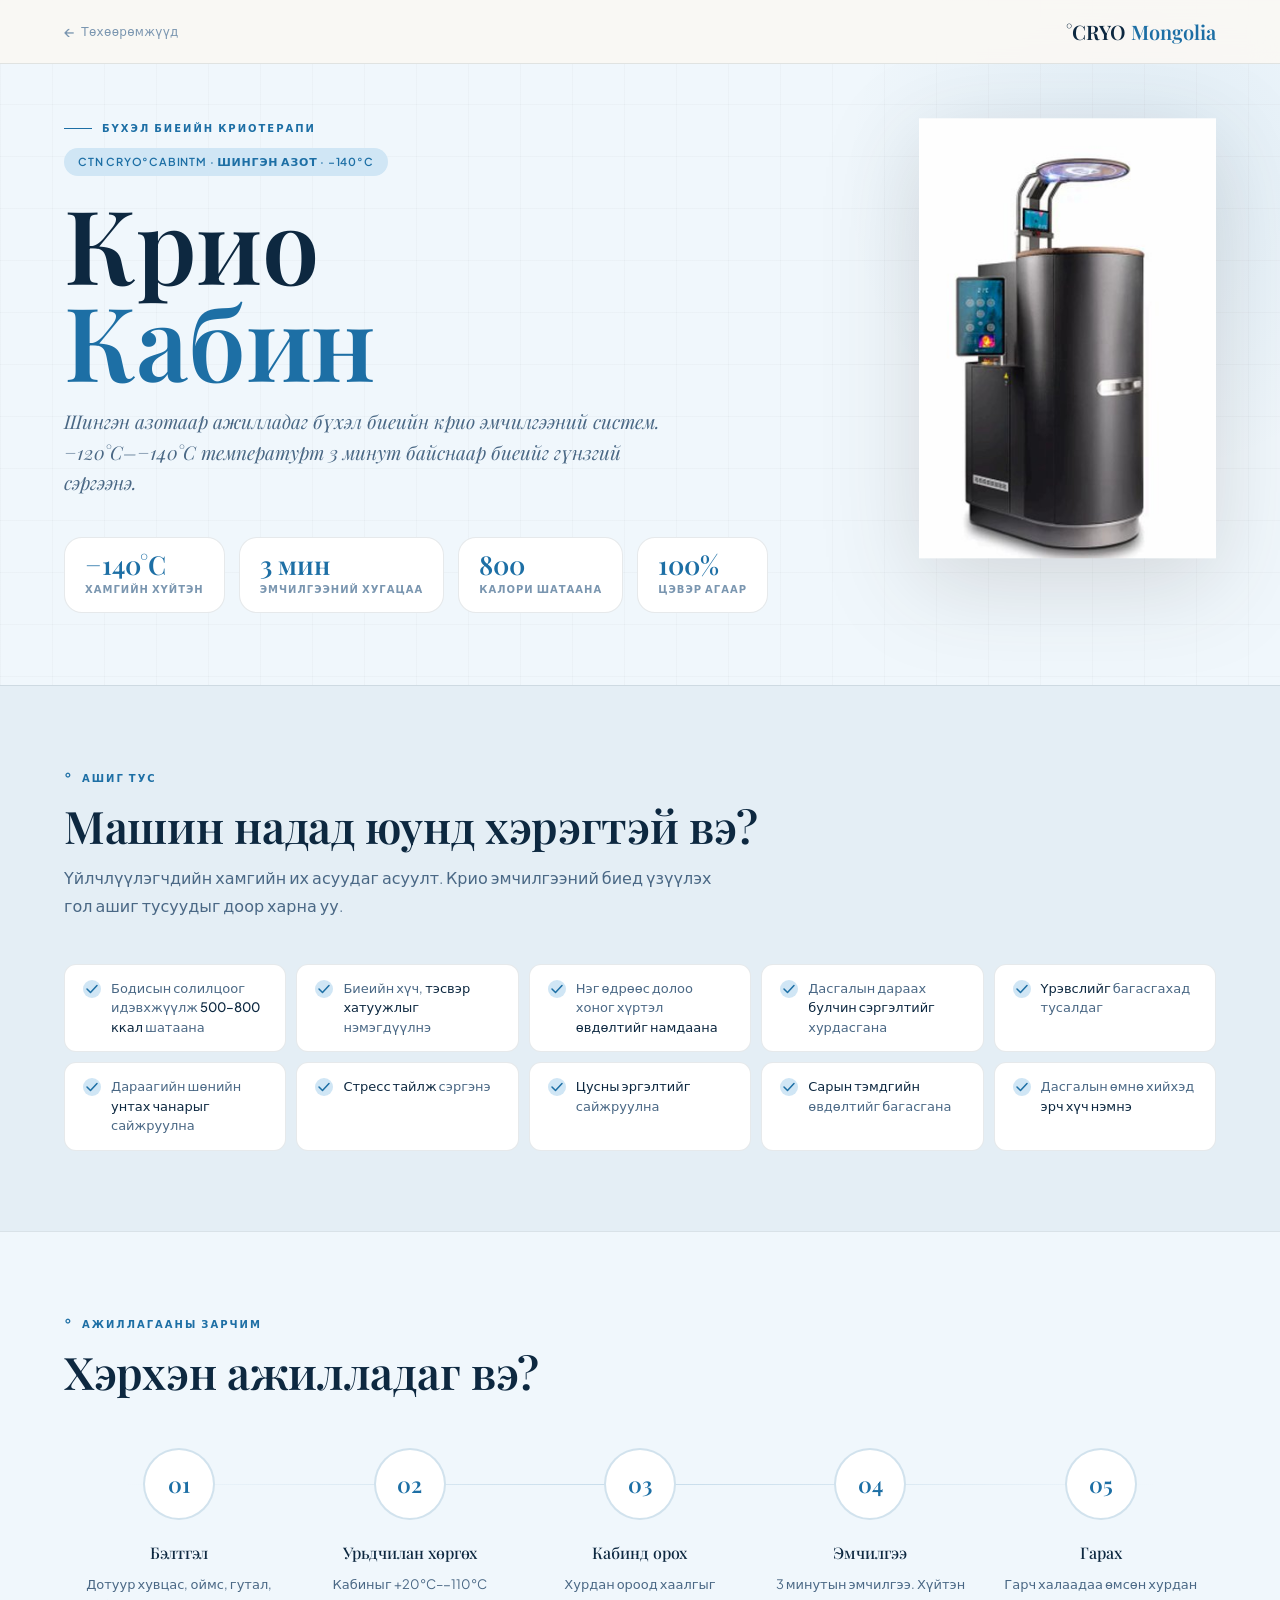
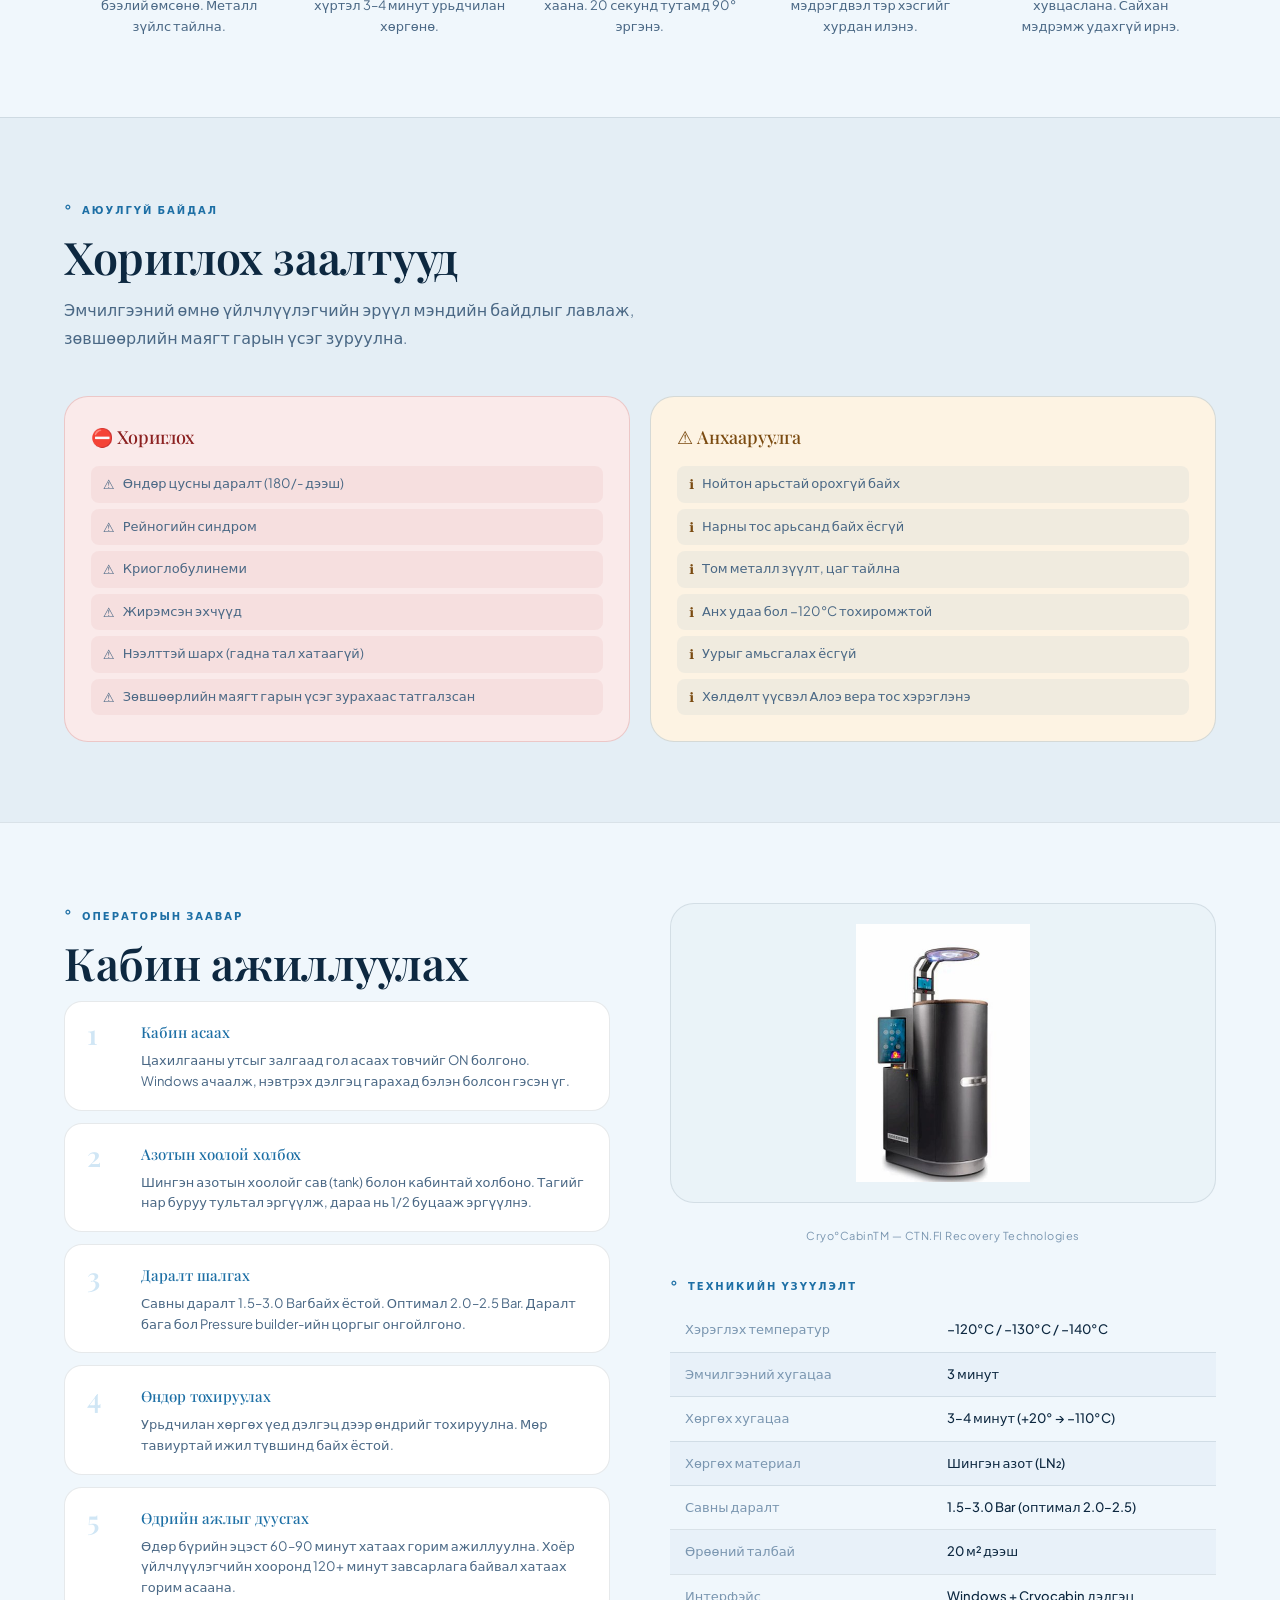
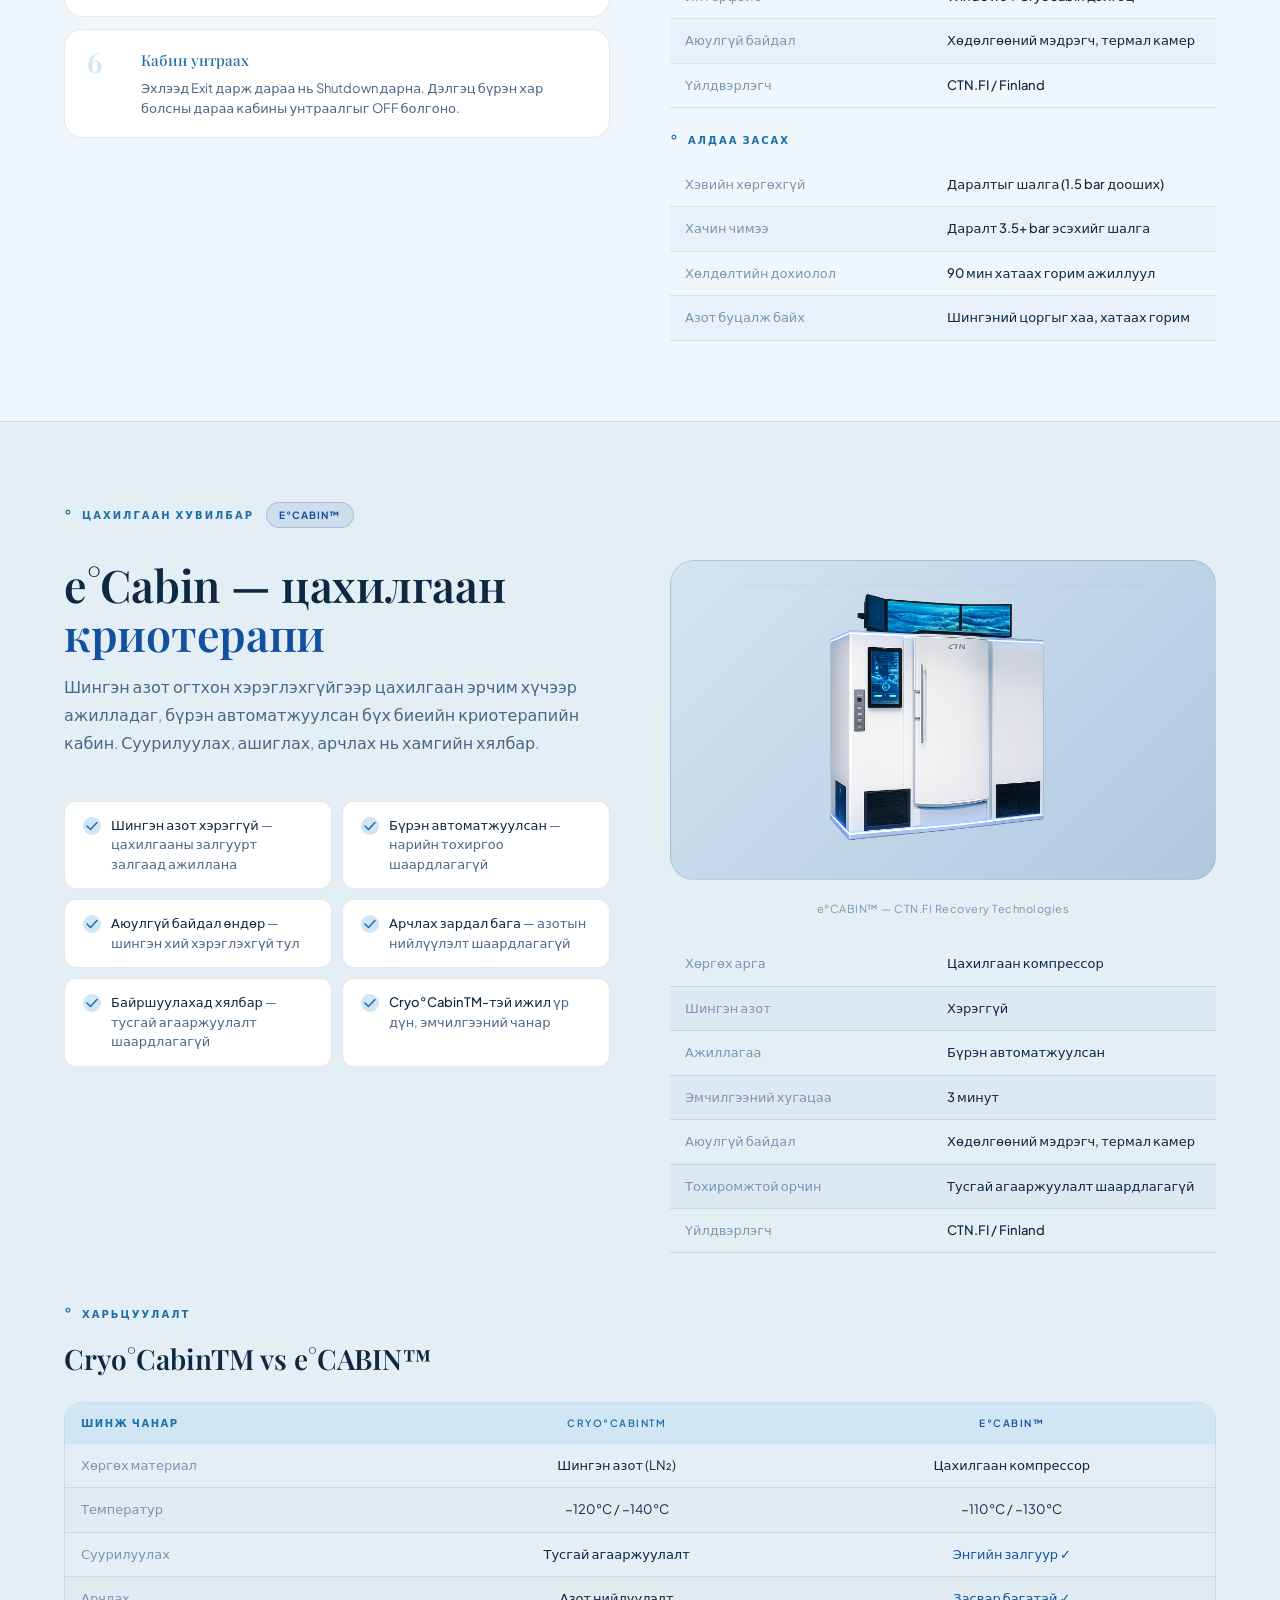
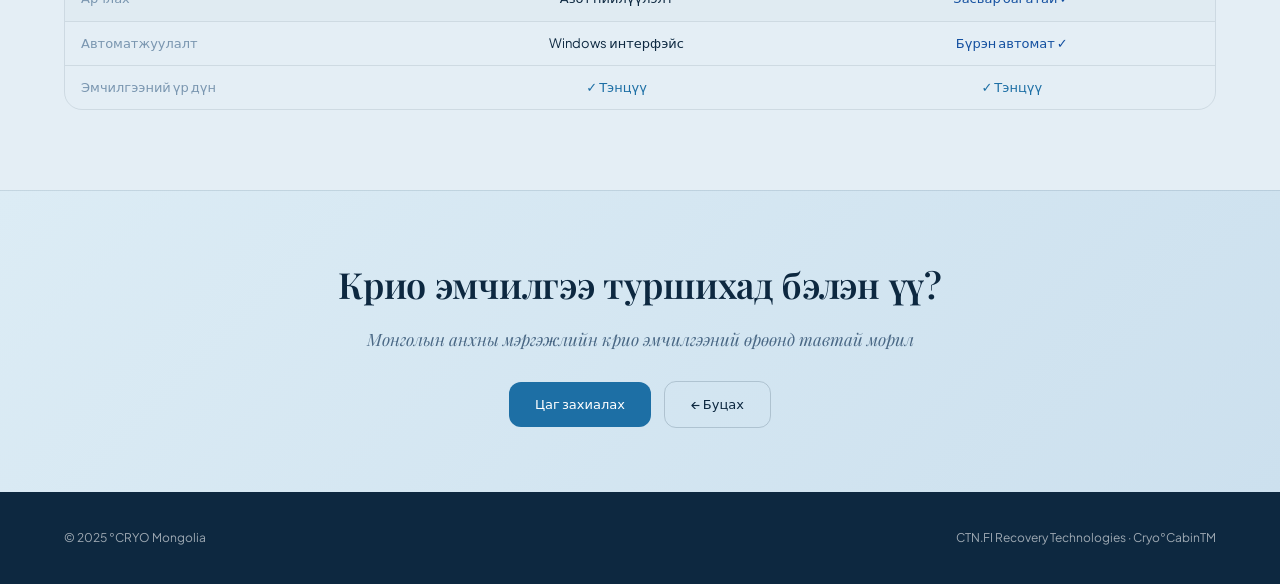
<file: cabin.html>
<!DOCTYPE html>
<html lang="mn">
<head>
<meta charset="UTF-8"/><meta name="viewport" content="width=device-width,initial-scale=1.0"/>
<title>Cryo°CabinTM — °CRYO Mongolia</title>
<link href="https://fonts.googleapis.com/css2?family=Playfair+Display:wght@400;500;600&family=Plus+Jakarta+Sans:wght@300;400;500;600&display=swap" rel="stylesheet"/>
<link rel="stylesheet" href="shared.css"/>
<style>
.prod-img{width:100%;display:block;border-radius:var(--r-xl);border:1.5px solid var(--border);object-fit:cover}
.prod-img-contain{width:100%;display:block;border-radius:var(--r-xl);border:1.5px solid var(--border);object-fit:contain;background:var(--bg-subtle);padding:20px}
.img-caption{font-size:11px;color:var(--text-muted);text-align:center;margin-top:8px;letter-spacing:.5px}
</style>
</head>
<body>
<nav class="topnav">
  <a href="hub.html" class="back-btn">Төхөөрөмжүүд</a>
  <a href="hub.html" class="nav-logo">°CRYO <span>Mongolia</span></a>
</nav>

<!-- HERO -->
<div class="dev-hero">
  <div style="position:absolute;right:64px;top:50%;transform:translateY(-50%);z-index:2;opacity:0;animation:fadeIn 1s .7s forwards;" class="hero-img-wrap">
    <img src="photos/img-cabin-2.png" alt="Cryo°CabinTM" style="height:440px;width:auto;object-fit:contain;filter:drop-shadow(0 24px 48px rgba(42,31,26,.15));">
  </div>
  <div class="hero-label">Бүхэл биеийн криотерапи</div>
  <div class="hero-tag">CTN Cryo°CabinTM · Шингэн азот · −140°C</div>
  <h1 class="dev-title">Крио<br><span class="accent">Кабин</span></h1>
  <p class="dev-subtitle">Шингэн азотаар ажилладаг бүхэл биеийн крио эмчилгээний систем. −120°C–−140°C температурт 3 минут байснаар биеийг гүнзгий сэргээнэ.</p>
  <div class="hero-badges">
    <div class="hero-badge"><span class="hb-num">−140°C</span><div class="hb-label">Хамгийн хүйтэн</div></div>
    <div class="hero-badge"><span class="hb-num">3 мин</span><div class="hb-label">Эмчилгээний хугацаа</div></div>
    <div class="hero-badge"><span class="hb-num">800</span><div class="hb-label">Калори шатаана</div></div>
    <div class="hero-badge"><span class="hb-num">100%</span><div class="hb-label">Цэвэр агаар</div></div>
  </div>
</div>

<!-- АШИГ ТУС -->
<section class="section alt">
  <div class="sec-label">Ашиг тус</div>
  <h2 class="sec-title reveal">Машин надад юунд хэрэгтэй вэ?</h2>
  <p class="sec-desc reveal">Үйлчлүүлэгчдийн хамгийн их асуудаг асуулт. Крио эмчилгээний биед үзүүлэх гол ашиг тусуудыг доор харна уу.</p>
  <div class="benefits-list reveal">
    <div class="benefit-item"><p>Бодисын солилцоог идэвхжүүлж <b>500–800 ккал</b> шатаана</p></div>
    <div class="benefit-item"><p>Биеийн хүч, <b>тэсвэр хатуужлыг</b> нэмэгдүүлнэ</p></div>
    <div class="benefit-item"><p>Нэг өдрөөс долоо хоног хүртэл <b>өвдөлтийг намдаана</b></p></div>
    <div class="benefit-item"><p>Дасгалын дараах <b>булчин сэргэлтийг</b> хурдасгана</p></div>
    <div class="benefit-item"><p><b>Үрэвслийг</b> багасгахад тусалдаг</p></div>
    <div class="benefit-item"><p>Дараагийн шөнийн <b>унтах чанарыг</b> сайжруулна</p></div>
    <div class="benefit-item"><p><b>Стресс тайлж</b> сэргэнэ</p></div>
    <div class="benefit-item"><p><b>Цусны эргэлтийг</b> сайжруулна</p></div>
    <div class="benefit-item"><p><b>Сарын тэмдгийн</b> өвдөлтийг багасгана</p></div>
    <div class="benefit-item"><p>Дасгалын өмнө хийхэд <b>эрч хүч нэмнэ</b></p></div>
  </div>
</section>

<!-- ЯАЖ АЖИЛЛАДАГ -->
<section class="section">
  <div class="sec-label">Ажиллагааны зарчим</div>
  <h2 class="sec-title reveal">Хэрхэн ажилладаг вэ?</h2>
  <div class="steps reveal">
    <div class="step-item"><div class="step-circle">01</div><h4>Бэлтгэл</h4><p>Дотуур хувцас, оймс, гутал, бээлий өмсөнө. Металл зүйлс тайлна.</p></div>
    <div class="step-item"><div class="step-circle">02</div><h4>Урьдчилан хөргөх</h4><p>Кабиныг +20°C–−110°C хүртэл 3–4 минут урьдчилан хөргөнө.</p></div>
    <div class="step-item"><div class="step-circle">03</div><h4>Кабинд орох</h4><p>Хурдан ороод хаалгыг хаана. 20 секунд тутамд 90° эргэнэ.</p></div>
    <div class="step-item"><div class="step-circle">04</div><h4>Эмчилгээ</h4><p>3 минутын эмчилгээ. Хүйтэн мэдрэгдвэл тэр хэсгийг хурдан илэнэ.</p></div>
    <div class="step-item"><div class="step-circle">05</div><h4>Гарах</h4><p>Гарч халаадаа өмсөн хурдан хувцаслана. Сайхан мэдрэмж удахгүй ирнэ.</p></div>
  </div>
</section>

<!-- ХОРИГЛОХ ЗААЛТ -->
<section class="section alt">
  <div class="sec-label">Аюулгүй байдал</div>
  <h2 class="sec-title reveal">Хориглох заалтууд</h2>
  <p class="sec-desc reveal">Эмчилгээний өмнө үйлчлүүлэгчийн эрүүл мэндийн байдлыг лавлаж, зөвшөөрлийн маягт гарын үсэг зуруулна.</p>
  <div class="contra-grid reveal">
    <div class="contra-box danger">
      <div class="contra-title">⛔ Хориглох</div>
      <ul class="contra-list">
        <li>Өндөр цусны даралт (180/- дээш)</li>
        <li>Рейногийн синдром</li>
        <li>Криоглобулинеми</li>
        <li>Жирэмсэн эхчүүд</li>
        <li>Нээлттэй шарх (гадна тал хатаагүй)</li>
        <li>Зөвшөөрлийн маягт гарын үсэг зурахаас татгалзсан</li>
      </ul>
    </div>
    <div class="contra-box warn">
      <div class="contra-title">⚠ Анхааруулга</div>
      <ul class="contra-list">
        <li>Нойтон арьстай орохгүй байх</li>
        <li>Нарны тос арьсанд байх ёсгүй</li>
        <li>Том металл зүүлт, цаг тайлна</li>
        <li>Анх удаа бол −120°C тохиромжтой</li>
        <li>Уурыг амьсгалах ёсгүй</li>
        <li>Хөлдөлт үүсвэл Алоэ вера тос хэрэглэнэ</li>
      </ul>
    </div>
  </div>
</section>

<!-- ОПЕРАТОРЫН ЗААВАР + SPECS -->
<section class="section">
  <div class="two-col">
    <div>
      <div class="sec-label">Операторын заавар</div>
      <h2 class="sec-title reveal">Кабин ажиллуулах</h2>
      <div class="howto-steps reveal">
        <div class="howto-step"><div class="hs-num">1</div><div class="hs-content"><h4>Кабин асаах</h4><p>Цахилгааны утсыг залгаад гол асаах товчийг ON болгоно. Windows ачаалж, нэвтрэх дэлгэц гарахад бэлэн болсон гэсэн үг.</p></div></div>
        <div class="howto-step"><div class="hs-num">2</div><div class="hs-content"><h4>Азотын хоолой холбох</h4><p>Шингэн азотын хоолойг сав (tank) болон кабинтай холбоно. Тагийг нар буруу тультал эргүүлж, дараа нь 1/2 буцааж эргүүлнэ.</p></div></div>
        <div class="howto-step"><div class="hs-num">3</div><div class="hs-content"><h4>Даралт шалгах</h4><p>Савны даралт 1.5–3.0 Bar байх ёстой. Оптимал 2.0–2.5 Bar. Даралт бага бол Pressure builder-ийн цоргыг онгойлгоно.</p></div></div>
        <div class="howto-step"><div class="hs-num">4</div><div class="hs-content"><h4>Өндөр тохируулах</h4><p>Урьдчилан хөргөх үед дэлгэц дээр өндрийг тохируулна. Мөр тавиуртай ижил түвшинд байх ёстой.</p></div></div>
        <div class="howto-step"><div class="hs-num">5</div><div class="hs-content"><h4>Өдрийн ажлыг дуусгах</h4><p>Өдөр бүрийн эцэст 60–90 минут хатаах горим ажиллуулна. Хоёр үйлчлүүлэгчийн хооронд 120+ минут завсарлага байвал хатаах горим асаана.</p></div></div>
        <div class="howto-step"><div class="hs-num">6</div><div class="hs-content"><h4>Кабин унтраах</h4><p>Эхлээд Exit дарж дараа нь Shutdown дарна. Дэлгэц бүрэн хар болсны дараа кабины унтраалгыг OFF болгоно.</p></div></div>
      </div>
    </div>
    <div class="reveal">
      <!-- Cabin зураг -->
      <img src="photos/img-cabin-2.png" alt="Cryo°CabinTM" class="prod-img-contain" style="max-height:300px;margin-bottom:24px;">
      <p class="img-caption">Cryo°CabinTM — CTN.FI Recovery Technologies</p>

      <div style="margin-top:28px;">
        <div class="sec-label">Техникийн үзүүлэлт</div>
        <table class="spec-table">
          <tr><td>Хэрэглэх температур</td><td>−120°C / −130°C / −140°C</td></tr>
          <tr><td>Эмчилгээний хугацаа</td><td>3 минут</td></tr>
          <tr><td>Хөргөх хугацаа</td><td>3–4 минут (+20° → −110°C)</td></tr>
          <tr><td>Хөргөх материал</td><td>Шингэн азот (LN₂)</td></tr>
          <tr><td>Савны даралт</td><td>1.5–3.0 Bar (оптимал 2.0–2.5)</td></tr>
          <tr><td>Өрөөний талбай</td><td>20 м² дээш</td></tr>
          <tr><td>Интерфэйс</td><td>Windows + Cryocabin дэлгэц</td></tr>
          <tr><td>Аюулгүй байдал</td><td>Хөдөлгөөний мэдрэгч, термал камер</td></tr>
          <tr><td>Үйлдвэрлэгч</td><td>CTN.FI / Finland</td></tr>
        </table>
        <div style="margin-top:20px;">
          <div class="sec-label">Алдаа засах</div>
          <table class="spec-table">
            <tr><td>Хэвийн хөргөхгүй</td><td>Даралтыг шалга (1.5 bar дооших)</td></tr>
            <tr><td>Хачин чимээ</td><td>Даралт 3.5+ bar эсэхийг шалга</td></tr>
            <tr><td>Хөлдөлтийн дохиолол</td><td>90 мин хатаах горим ажиллуул</td></tr>
            <tr><td>Азот буцалж байх</td><td>Шингэний цоргыг хаа, хатаах горим</td></tr>
          </table>
        </div>
      </div>
    </div>
  </div>
</section>

<!-- e°CABIN SECTION -->
<section class="section alt">
  <div style="display:flex;align-items:center;gap:12px;margin-bottom:32px;" class="reveal">
    <div class="sec-label" style="margin-bottom:0;">Цахилгаан хувилбар</div>
    <span style="padding:4px 12px;background:rgba(20,80,160,.1);color:#1450a0;border:1px solid rgba(20,80,160,.2);border-radius:99px;font-size:10px;font-weight:700;letter-spacing:1px;text-transform:uppercase;">e°CABIN™</span>
  </div>

  <div class="two-col reveal">
    <div>
      <h2 class="sec-title">e°Cabin — цахилгаан <span style="color:#1450a0;">криотерапи</span></h2>
      <p class="sec-desc">Шингэн азот огтхон хэрэглэхгүйгээр цахилгаан эрчим хүчээр ажилладаг, бүрэн автоматжуулсан бүх биеийн криотерапийн кабин. Суурилуулах, ашиглах, арчлах нь хамгийн хялбар.</p>

      <div class="benefits-list">
        <div class="benefit-item"><p><b>Шингэн азот хэрэггүй</b> — цахилгааны залгуурт залгаад ажиллана</p></div>
        <div class="benefit-item"><p><b>Бүрэн автоматжуулсан</b> — нарийн тохиргоо шаардлагагүй</p></div>
        <div class="benefit-item"><p><b>Аюулгүй байдал өндөр</b> — шингэн хий хэрэглэхгүй тул</p></div>
        <div class="benefit-item"><p><b>Арчлах зардал бага</b> — азотын нийлүүлэлт шаардлагагүй</p></div>
        <div class="benefit-item"><p><b>Байршуулахад хялбар</b> — тусгай агааржуулалт шаардлагагүй</p></div>
        <div class="benefit-item"><p><b>Cryo°CabinTM-тэй ижил</b> үр дүн, эмчилгээний чанар</p></div>
      </div>
    </div>

    <div>
      <img src="photos/img-ecabin.png" alt="e°CABIN™"
        style="width:100%;display:block;border-radius:var(--r-xl);border:1.5px solid var(--border);object-fit:contain;background:linear-gradient(135deg,#d4e4f0,#b0c8e0);padding:24px;max-height:320px;margin-bottom:20px;">
      <p style="font-size:11px;color:var(--text-muted);text-align:center;margin-bottom:24px;letter-spacing:.5px;">e°CABIN™ — CTN.FI Recovery Technologies</p>

      <table class="spec-table">
        <tr><td>Хөргөх арга</td><td>Цахилгаан компрессор</td></tr>
        <tr><td>Шингэн азот</td><td>Хэрэггүй</td></tr>
        <tr><td>Ажиллагаа</td><td>Бүрэн автоматжуулсан</td></tr>
        <tr><td>Эмчилгээний хугацаа</td><td>3 минут</td></tr>
        <tr><td>Аюулгүй байдал</td><td>Хөдөлгөөний мэдрэгч, термал камер</td></tr>
        <tr><td>Тохиромжтой орчин</td><td>Тусгай агааржуулалт шаардлагагүй</td></tr>
        <tr><td>Үйлдвэрлэгч</td><td>CTN.FI / Finland</td></tr>
      </table>
    </div>
  </div>

  <!-- Хоёр загварын харьцуулалт -->
  <div style="margin-top:48px;" class="reveal">
    <div class="sec-label">Харьцуулалт</div>
    <h3 style="font-family:var(--ff-display);font-size:28px;font-weight:600;margin-bottom:20px;">Cryo°CabinTM vs e°CABIN™</h3>
    <div style="overflow-x:auto;border-radius:var(--r-lg);border:1.5px solid var(--border);">
      <table style="width:100%;border-collapse:collapse;font-size:13px;">
        <thead>
          <tr style="background:var(--accent-soft);">
            <th style="padding:12px 16px;text-align:left;color:var(--accent);font-size:10px;letter-spacing:1.5px;text-transform:uppercase;font-weight:600;">Шинж чанар</th>
            <th style="padding:12px 16px;text-align:center;color:var(--accent);font-size:10px;letter-spacing:1.5px;text-transform:uppercase;font-weight:600;">Cryo°CabinTM</th>
            <th style="padding:12px 16px;text-align:center;color:#1450a0;font-size:10px;letter-spacing:1.5px;text-transform:uppercase;font-weight:600;">e°CABIN™</th>
          </tr>
        </thead>
        <tbody>
          <tr style="border-bottom:1px solid var(--border);">
            <td style="padding:11px 16px;color:var(--text-muted);">Хөргөх материал</td>
            <td style="padding:11px 16px;text-align:center;color:var(--text-primary);">Шингэн азот (LN₂)</td>
            <td style="padding:11px 16px;text-align:center;color:var(--text-primary);">Цахилгаан компрессор</td>
          </tr>
          <tr style="border-bottom:1px solid var(--border);background:rgba(31,107,94,.02);">
            <td style="padding:11px 16px;color:var(--text-muted);">Температур</td>
            <td style="padding:11px 16px;text-align:center;color:var(--text-primary);">−120°C / −140°C</td>
            <td style="padding:11px 16px;text-align:center;color:var(--text-primary);">−110°C / −130°C</td>
          </tr>
          <tr style="border-bottom:1px solid var(--border);">
            <td style="padding:11px 16px;color:var(--text-muted);">Суурилуулах</td>
            <td style="padding:11px 16px;text-align:center;color:var(--text-primary);">Тусгай агааржуулалт</td>
            <td style="padding:11px 16px;text-align:center;color:#1450a0;font-weight:500;">Энгийн залгуур ✓</td>
          </tr>
          <tr style="border-bottom:1px solid var(--border);background:rgba(31,107,94,.02);">
            <td style="padding:11px 16px;color:var(--text-muted);">Арчлах</td>
            <td style="padding:11px 16px;text-align:center;color:var(--text-primary);">Азот нийлүүлэлт</td>
            <td style="padding:11px 16px;text-align:center;color:#1450a0;font-weight:500;">Засвар багатай ✓</td>
          </tr>
          <tr style="border-bottom:1px solid var(--border);">
            <td style="padding:11px 16px;color:var(--text-muted);">Автоматжуулалт</td>
            <td style="padding:11px 16px;text-align:center;color:var(--text-primary);">Windows интерфэйс</td>
            <td style="padding:11px 16px;text-align:center;color:#1450a0;font-weight:500;">Бүрэн автомат ✓</td>
          </tr>
          <tr>
            <td style="padding:11px 16px;color:var(--text-muted);">Эмчилгээний үр дүн</td>
            <td style="padding:11px 16px;text-align:center;color:var(--accent);font-weight:500;">✓ Тэнцүү</td>
            <td style="padding:11px 16px;text-align:center;color:var(--accent);font-weight:500;">✓ Тэнцүү</td>
          </tr>
        </tbody>
      </table>
    </div>
  </div>
</section>
<div class="cta-bar">
  <h3>Крио эмчилгээ туршихад бэлэн үү?</h3>
  <p>Монголын анхны мэргэжлийн крио эмчилгээний өрөөнд тавтай морил</p>
  <a href="index.html#contact" class="btn btn-primary">Цаг захиалах</a>
  <a href="hub.html" class="btn btn-outline" style="margin-left:10px;">← Буцах</a>
</div>
<footer><p>© 2025 °CRYO Mongolia</p><p>CTN.FI Recovery Technologies · Cryo°CabinTM</p></footer>
<script>
document.querySelectorAll('.reveal').forEach(r=>
  new IntersectionObserver(([e])=>e.isIntersecting&&r.classList.add('visible'),{threshold:.1}).observe(r)
);
</script>
<style>
@keyframes fadeIn{from{opacity:0}to{opacity:1}}
@media(max-width:900px){.hero-img-wrap{display:none}}
</style>
</body>
</html>
</file>
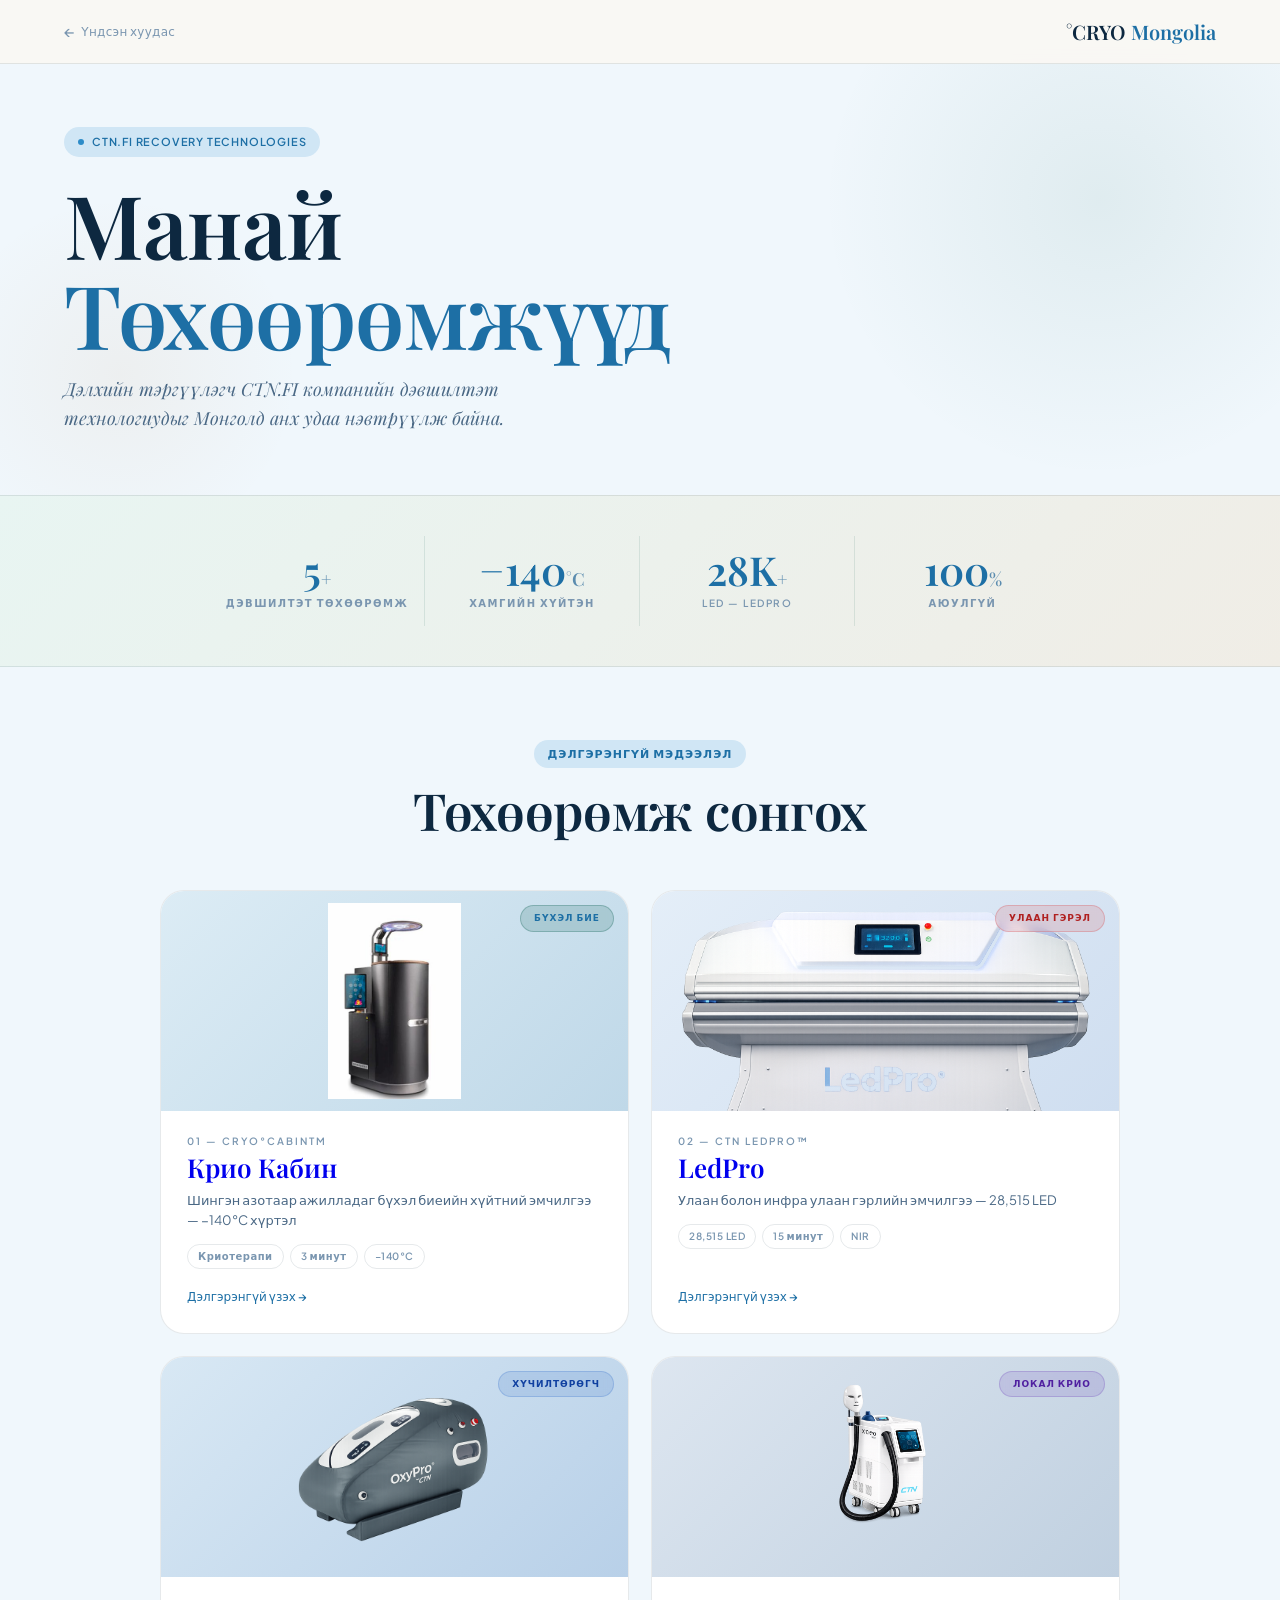
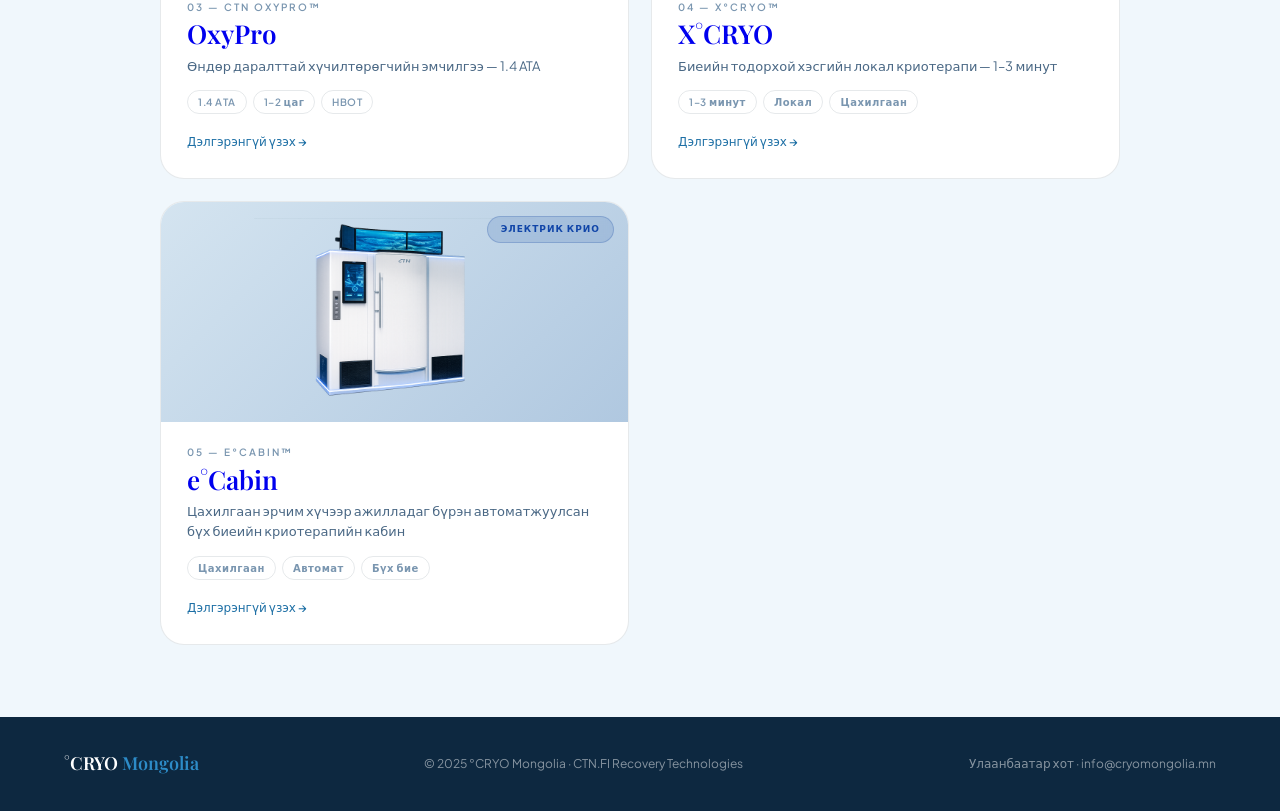
<file: hub.html>
<!DOCTYPE html>
<html lang="mn">
<head>
<meta charset="UTF-8"/><meta name="viewport" content="width=device-width,initial-scale=1.0"/>
<title>Төхөөрөмжүүд — °CRYO Mongolia</title>
<link href="https://fonts.googleapis.com/css2?family=Playfair+Display:wght@400;500;600&family=Plus+Jakarta+Sans:wght@300;400;500;600&display=swap" rel="stylesheet"/>
<link rel="stylesheet" href="shared.css"/>
<style>
.hero-hub{min-height:55vh;display:flex;align-items:center;padding-top:64px;position:relative;overflow:hidden;background:var(--bg-page)}
.hero-hub::before{content:'';position:absolute;top:-80px;right:-100px;width:560px;height:560px;background:radial-gradient(circle,rgba(31,107,94,.08) 0%,transparent 70%);pointer-events:none}
.hero-hub::after{content:'';position:absolute;bottom:-60px;left:-60px;width:360px;height:360px;background:radial-gradient(circle,rgba(184,113,46,.06) 0%,transparent 70%);pointer-events:none}
.hub-inner{padding:60px 64px;position:relative;z-index:1;width:100%}
.hub-chip{display:inline-flex;align-items:center;gap:8px;padding:6px 14px;background:var(--accent-soft);color:var(--accent);font-size:11px;font-weight:600;letter-spacing:.8px;text-transform:uppercase;border-radius:99px;margin-bottom:22px}
.hub-chip::before{content:'';width:6px;height:6px;background:var(--accent-mid);border-radius:50%}
.hub-title{font-family:var(--ff-display);font-size:clamp(44px,7vw,88px);font-weight:600;line-height:1.02;letter-spacing:-.5px;margin-bottom:16px}
.hub-title .accent{color:var(--accent)}
.hub-sub{font-family:var(--ff-display);font-size:18px;font-weight:400;font-style:italic;color:var(--text-secondary);max-width:560px;line-height:1.6}

/* Stats bar */
.stats-bar{padding:40px 64px;background:linear-gradient(135deg,#e8f5f2 0%,#f0ede6 100%);border-top:1px solid var(--border);border-bottom:1px solid var(--border)}
.stats-inner{display:grid;grid-template-columns:repeat(4,1fr);max-width:860px;margin:0 auto}
.sstat{text-align:center;padding:14px;border-right:1px solid rgba(31,107,94,.12)}
.sstat:last-child{border:none}
.sstat-num{font-family:var(--ff-display);font-size:40px;font-weight:600;color:var(--accent);line-height:1;display:block}
.sstat-unit{font-size:.45em;color:var(--gold)}
.sstat-label{font-size:10px;font-weight:600;letter-spacing:1.5px;color:var(--text-muted);text-transform:uppercase;margin-top:5px}

/* Device grid */
.devices-section{padding:72px 64px}
.dg-header{text-align:center;margin-bottom:52px}
.dg-chip{display:inline-block;padding:5px 14px;background:var(--accent-soft);color:var(--accent);font-size:11px;font-weight:600;letter-spacing:1px;text-transform:uppercase;border-radius:99px;margin-bottom:14px}
.dg-title{font-family:var(--ff-display);font-size:clamp(28px,4vw,52px);font-weight:600;line-height:1.1;letter-spacing:-.3px}

/* 4 card grid */
.device-grid{display:grid;grid-template-columns:repeat(2,1fr);gap:22px;max-width:960px;margin:0 auto}
.device-card{background:var(--bg-card);border:1.5px solid var(--border);border-radius:var(--r-xl);overflow:hidden;text-decoration:none;transition:all var(--ease);display:flex;flex-direction:column}
.device-card:hover{border-color:rgba(31,107,94,.4);transform:translateY(-6px);box-shadow:0 18px 48px rgba(42,31,26,.11)}
.dc-visual{height:220px;display:flex;align-items:center;justify-content:center;position:relative;overflow:hidden}
.dc-visual img{width:100%;height:100%;transition:transform .4s ease}
.device-card:hover .dc-visual img{transform:scale(1.04)}
.dc-badge{position:absolute;top:14px;right:14px;padding:5px 13px;border-radius:99px;font-size:9px;font-weight:700;letter-spacing:1px;text-transform:uppercase;z-index:2;backdrop-filter:blur(4px)}
.b1{background:rgba(31,107,94,.18);color:var(--accent);border:1px solid rgba(31,107,94,.3)}
.b2{background:rgba(220,60,60,.14);color:#b02020;border:1px solid rgba(220,60,60,.25)}
.b3{background:rgba(40,100,200,.14);color:#1040a0;border:1px solid rgba(40,100,200,.22)}
.b4{background:rgba(100,50,180,.14);color:#5020a0;border:1px solid rgba(100,50,180,.22)}
.b5{background:rgba(20,70,160,.14);color:#1045a8;border:1px solid rgba(20,70,160,.22)}
.dc-body{padding:22px 26px 26px;flex:1;display:flex;flex-direction:column}
.dc-num{font-size:10px;font-weight:600;letter-spacing:2px;color:var(--text-muted);text-transform:uppercase;margin-bottom:5px}
.dc-title{font-family:var(--ff-display);font-size:26px;font-weight:600;margin-bottom:7px;line-height:1.1}
.dc-sub{font-size:13px;color:var(--text-secondary);line-height:1.55;margin-bottom:14px}
.dc-tags{display:flex;gap:6px;flex-wrap:wrap;margin-bottom:18px}
.dc-tag{padding:3px 10px;font-size:10px;font-weight:600;border:1.5px solid var(--border);border-radius:99px;color:var(--text-muted);letter-spacing:.5px}
.dc-arrow{margin-top:auto;font-size:12px;font-weight:500;color:var(--accent);display:flex;align-items:center;gap:6px;transition:gap var(--ease)}
.device-card:hover .dc-arrow{gap:12px}

/* Footer */
.hub-footer{background:var(--text-primary);color:rgba(255,255,255,.5);padding:32px 64px;display:flex;justify-content:space-between;align-items:center;flex-wrap:wrap;gap:10px}
.hub-footer p{font-size:12px}
.hub-footer .fl{font-family:var(--ff-display);font-size:18px;font-weight:600;color:#fff}
.hub-footer .fl span{color:var(--accent-mid)}

/* Reveal */
.reveal{opacity:0;transform:translateY(24px);transition:opacity .65s,transform .65s}
.reveal.visible{opacity:1;transform:none}

@media(max-width:900px){
  .topnav,.hub-inner,.devices-section,.stats-bar,.hub-footer{padding-left:24px;padding-right:24px}.topnav{justify-content:space-between}
  .device-grid{grid-template-columns:1fr}
  .stats-inner{grid-template-columns:repeat(2,1fr)}
  .sstat{border-right:none;border-bottom:1px solid rgba(31,107,94,.1)}
  .hub-footer{flex-direction:column;text-align:center}
}
</style>
</head>
<body>

<nav class="topnav">
  <a href="index.html" class="back-btn">Үндсэн хуудас</a>
  <a href="hub.html" class="nav-logo">°CRYO <span>Mongolia</span></a>
</nav>

<!-- HERO -->
<section class="hero-hub">
  <div class="hub-inner">
    <div class="hub-chip">CTN.FI Recovery Technologies</div>
    <h1 class="hub-title">Манай<br><span class="accent">Төхөөрөмжүүд</span></h1>
    <p class="hub-sub">Дэлхийн тэргүүлэгч CTN.FI компанийн дэвшилтэт технологиудыг Монголд анх удаа нэвтрүүлж байна.</p>
  </div>
</section>

<!-- STATS -->
<div class="stats-bar">
  <div class="stats-inner">
    <div class="sstat"><span class="sstat-num">5<span class="sstat-unit">+</span></span><div class="sstat-label">Дэвшилтэт төхөөрөмж</div></div>
    <div class="sstat"><span class="sstat-num">−140<span class="sstat-unit">°C</span></span><div class="sstat-label">Хамгийн хүйтэн</div></div>
    <div class="sstat"><span class="sstat-num">28K<span class="sstat-unit">+</span></span><div class="sstat-label">LED — LedPro</div></div>
    <div class="sstat"><span class="sstat-num">100<span class="sstat-unit">%</span></span><div class="sstat-label">Аюулгүй</div></div>
  </div>
</div>

<!-- DEVICE CARDS -->
<section class="devices-section">
  <div class="dg-header reveal">
    <div class="dg-chip">Дэлгэрэнгүй мэдээлэл</div>
    <h2 class="dg-title">Төхөөрөмж сонгох</h2>
  </div>

  <div class="device-grid" style="opacity:1;transform:none;">

    <!-- 01 Cryo°CabinTM -->
    <a href="cabin.html" class="device-card">
      <div class="dc-visual" style="background:linear-gradient(135deg,#dcecf5,#bfd8e8);">
        <img src="photos/img-cabin-2.png" alt="Cryo°CabinTM" style="object-fit:contain;padding:12px;">
        <span class="dc-badge b1">Бүхэл бие</span>
      </div>
      <div class="dc-body">
        <div class="dc-num">01 — Cryo°CabinTM</div>
        <div class="dc-title">Крио Кабин</div>
        <div class="dc-sub">Шингэн азотаар ажилладаг бүхэл биеийн хүйтний эмчилгээ — −140°C хүртэл</div>
        <div class="dc-tags"><span class="dc-tag">Криотерапи</span><span class="dc-tag">3 минут</span><span class="dc-tag">−140°C</span></div>
        <div class="dc-arrow">Дэлгэрэнгүй үзэх →</div>
      </div>
    </a>

    <!-- 02 LedPro -->
    <a href="ledpro.html" class="device-card">
      <div class="dc-visual" style="background:linear-gradient(135deg,#e4eef8,#cfdef0);">
        <img src="photos/img-ledpro-1.png" alt="LedPro" style="object-fit:cover;">
        <span class="dc-badge b2">Улаан гэрэл</span>
      </div>
      <div class="dc-body">
        <div class="dc-num">02 — CTN LedPro™</div>
        <div class="dc-title">LedPro</div>
        <div class="dc-sub">Улаан болон инфра улаан гэрлийн эмчилгээ — 28,515 LED</div>
        <div class="dc-tags"><span class="dc-tag">28,515 LED</span><span class="dc-tag">15 минут</span><span class="dc-tag">NIR</span></div>
        <div class="dc-arrow">Дэлгэрэнгүй үзэх →</div>
      </div>
    </a>

    <!-- 03 OxyPro -->
    <a href="oxypro.html" class="device-card">
      <div class="dc-visual" style="background:linear-gradient(135deg,#d8e8f4,#b8d0e8);">
        <img src="photos/img-oxypro-1.png" alt="OxyPro" style="object-fit:contain;padding:16px;">
        <span class="dc-badge b3">Хүчилтөрөгч</span>
      </div>
      <div class="dc-body">
        <div class="dc-num">03 — CTN OxyPro™</div>
        <div class="dc-title">OxyPro</div>
        <div class="dc-sub">Өндөр даралттай хүчилтөрөгчийн эмчилгээ — 1.4 ATA</div>
        <div class="dc-tags"><span class="dc-tag">1.4 ATA</span><span class="dc-tag">1–2 цаг</span><span class="dc-tag">HBOT</span></div>
        <div class="dc-arrow">Дэлгэрэнгүй үзэх →</div>
      </div>
    </a>

    <!-- 04 X°CRYO -->
    <a href="xcryo.html" class="device-card">
      <div class="dc-visual" style="background:linear-gradient(135deg,#dde6f0,#c0d0e0);">
        <img src="photos/img-xcryo-1.png" alt="X°CRYO" style="object-fit:contain;padding:12px;">
        <span class="dc-badge b4">Локал крио</span>
      </div>
      <div class="dc-body">
        <div class="dc-num">04 — X°CRYO™</div>
        <div class="dc-title">X°CRYO</div>
        <div class="dc-sub">Биеийн тодорхой хэсгийн локал криотерапи — 1–3 минут</div>
        <div class="dc-tags"><span class="dc-tag">1–3 минут</span><span class="dc-tag">Локал</span><span class="dc-tag">Цахилгаан</span></div>
        <div class="dc-arrow">Дэлгэрэнгүй үзэх →</div>
      </div>
    </a>

    <!-- 05 e°CABIN -->
    <a href="cabin.html" class="device-card">
      <div class="dc-visual" style="background:linear-gradient(135deg,#d4e4f0,#b0c8e0);">
        <img src="photos/img-ecabin.png" alt="e°CABIN" style="object-fit:contain;padding:16px;">
        <span class="dc-badge b5">Электрик крио</span>
      </div>
      <div class="dc-body">
        <div class="dc-num">05 — e°CABIN™</div>
        <div class="dc-title">e°Cabin</div>
        <div class="dc-sub">Цахилгаан эрчим хүчээр ажилладаг бүрэн автоматжуулсан бүх биеийн криотерапийн кабин</div>
        <div class="dc-tags"><span class="dc-tag">Цахилгаан</span><span class="dc-tag">Автомат</span><span class="dc-tag">Бүх бие</span></div>
        <div class="dc-arrow">Дэлгэрэнгүй үзэх →</div>
      </div>
    </a>

  </div>
</section>

<div class="hub-footer">
  <div class="fl">°CRYO <span>Mongolia</span></div>
  <p>© 2025 °CRYO Mongolia · CTN.FI Recovery Technologies</p>
  <p>Улаанбаатар хот · info@cryomongolia.mn</p>
</div>

<script>
document.querySelectorAll('.reveal').forEach(r=>
  new IntersectionObserver(([e])=>e.isIntersecting&&r.classList.add('visible'),{threshold:.08}).observe(r)
);
</script>
</body>
</html>
</file>
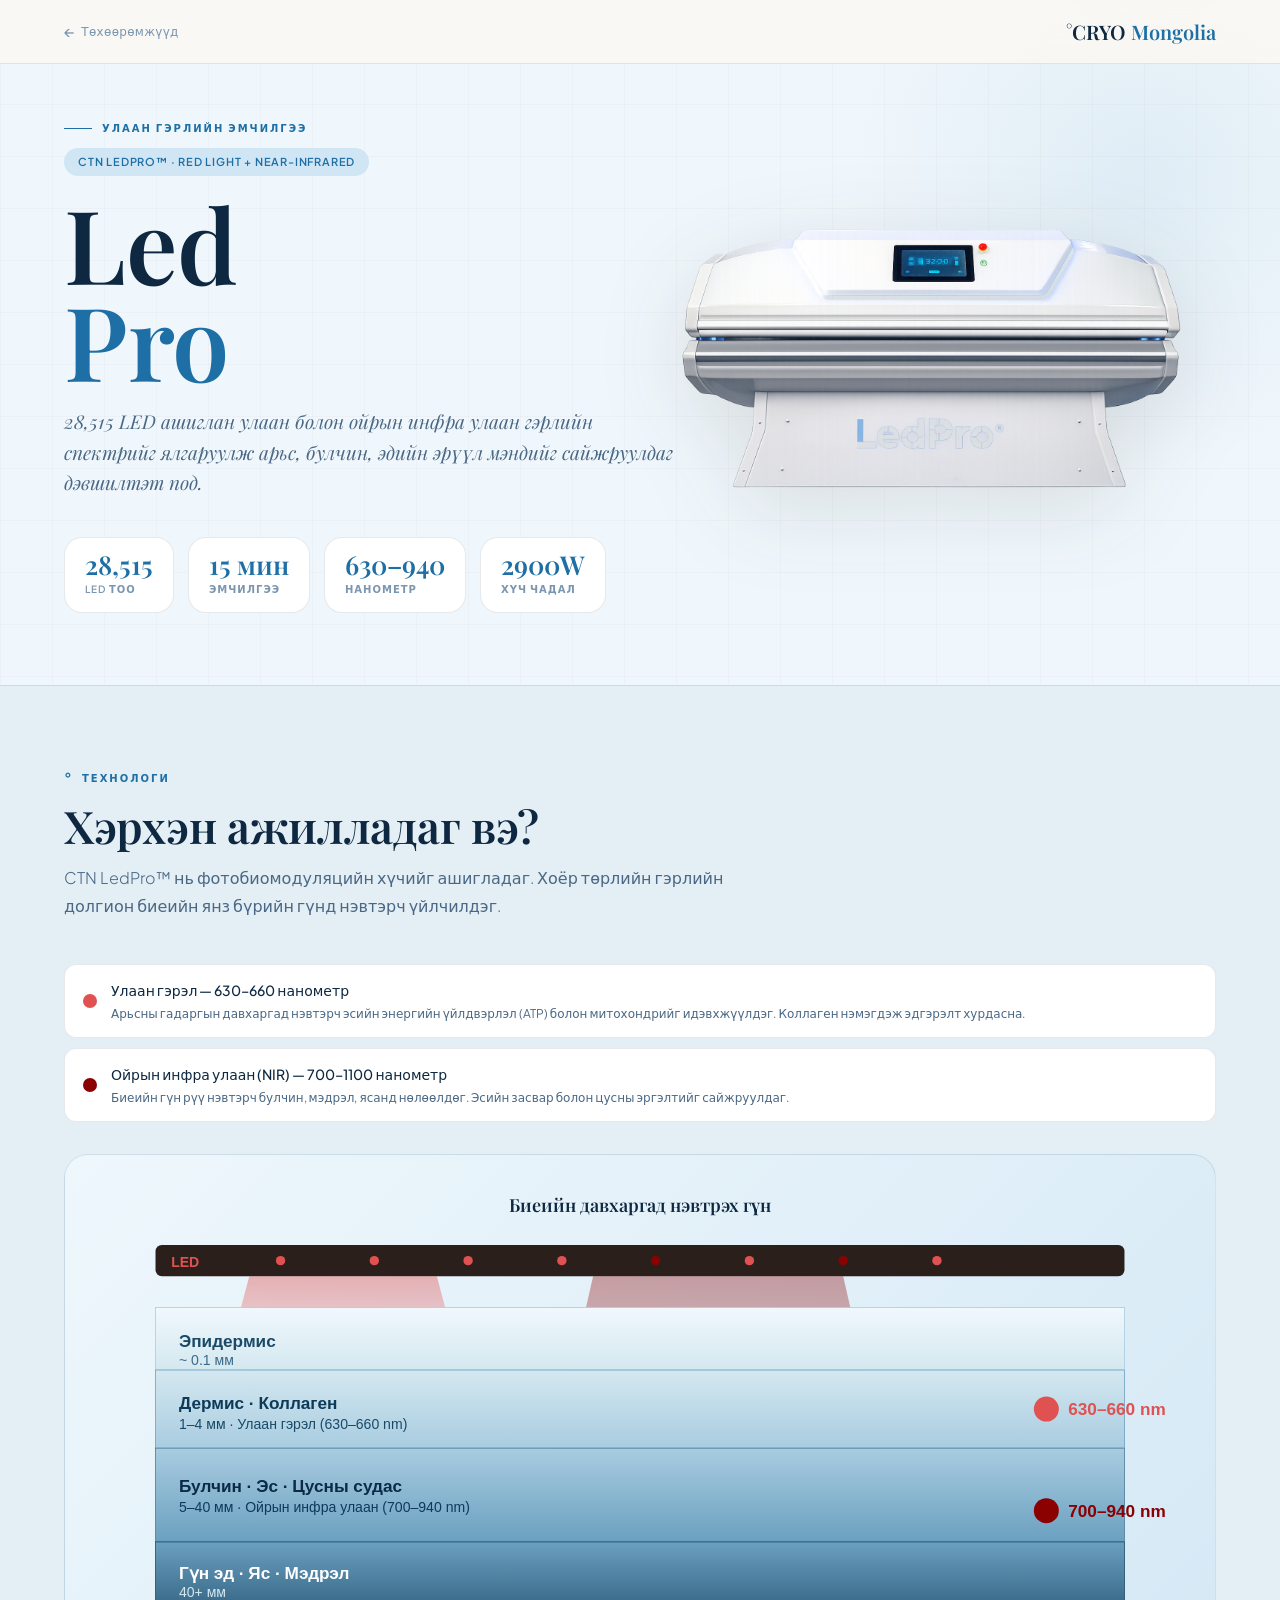
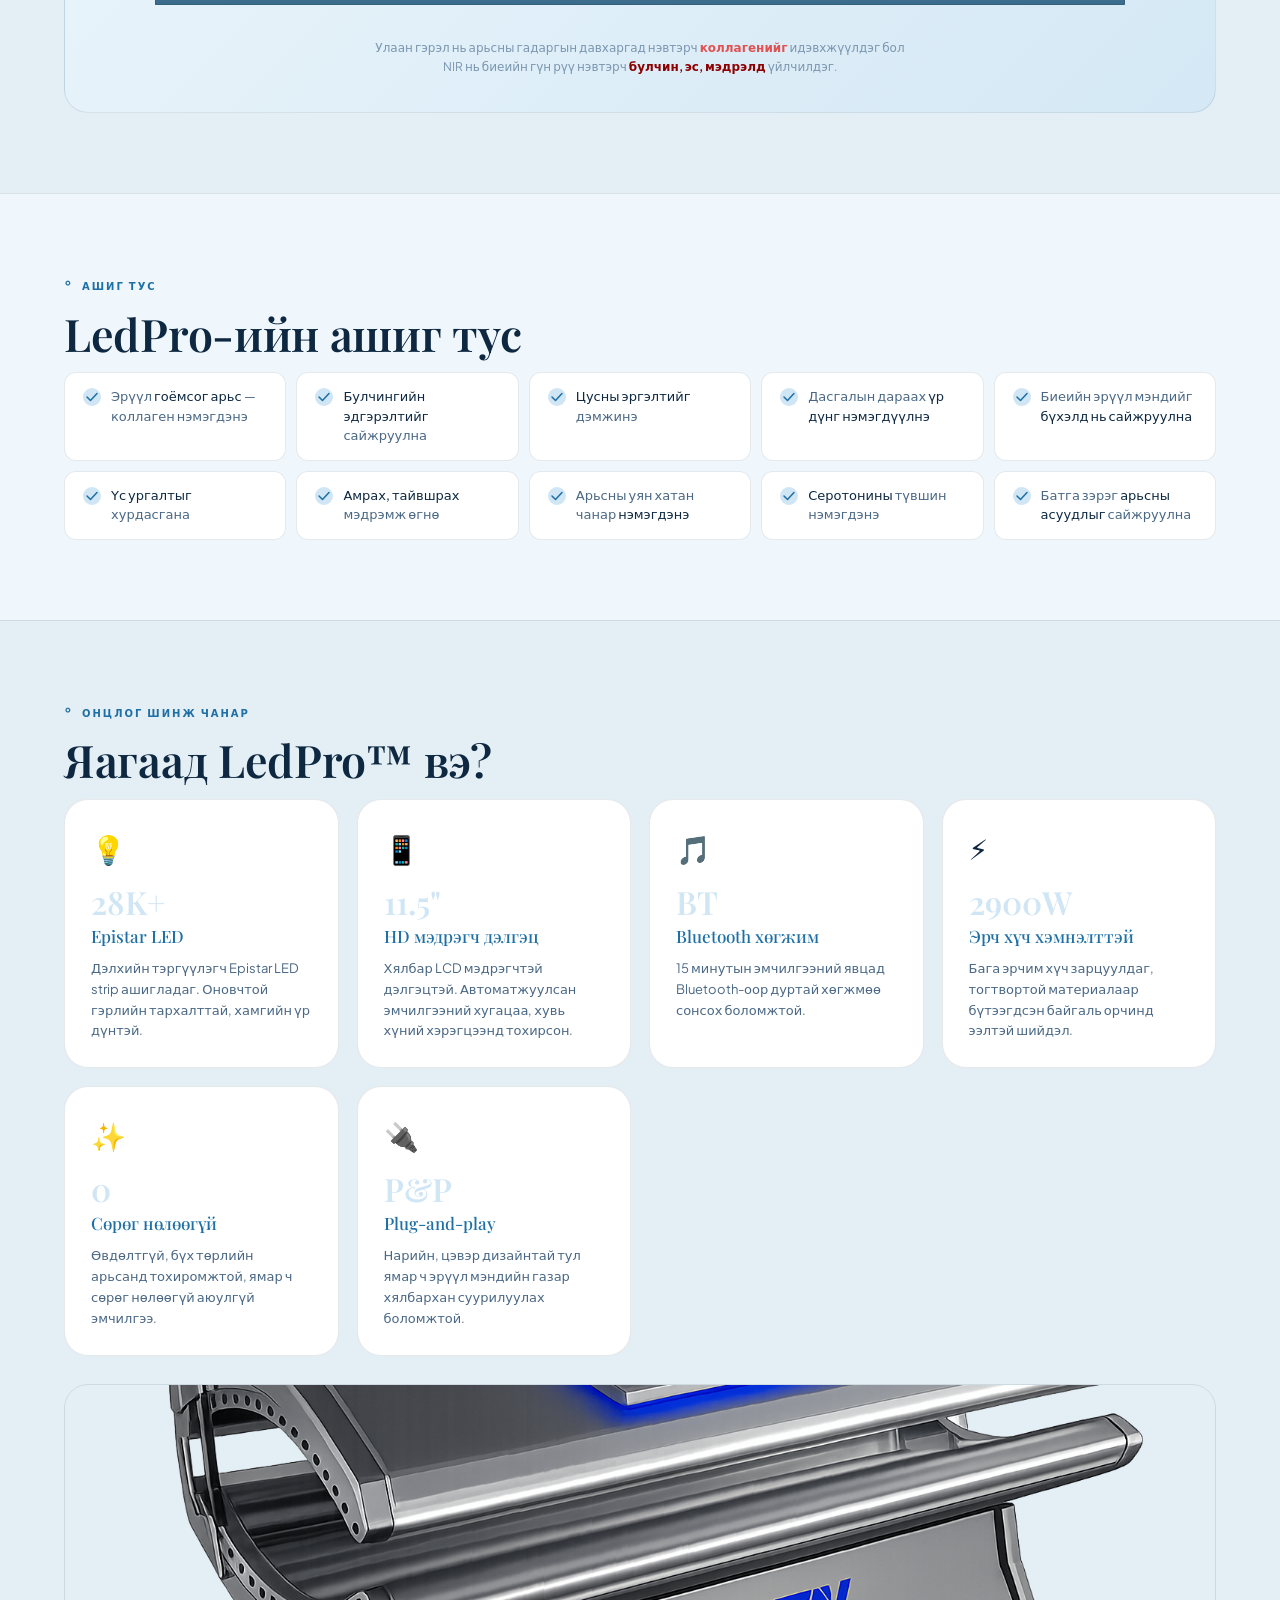
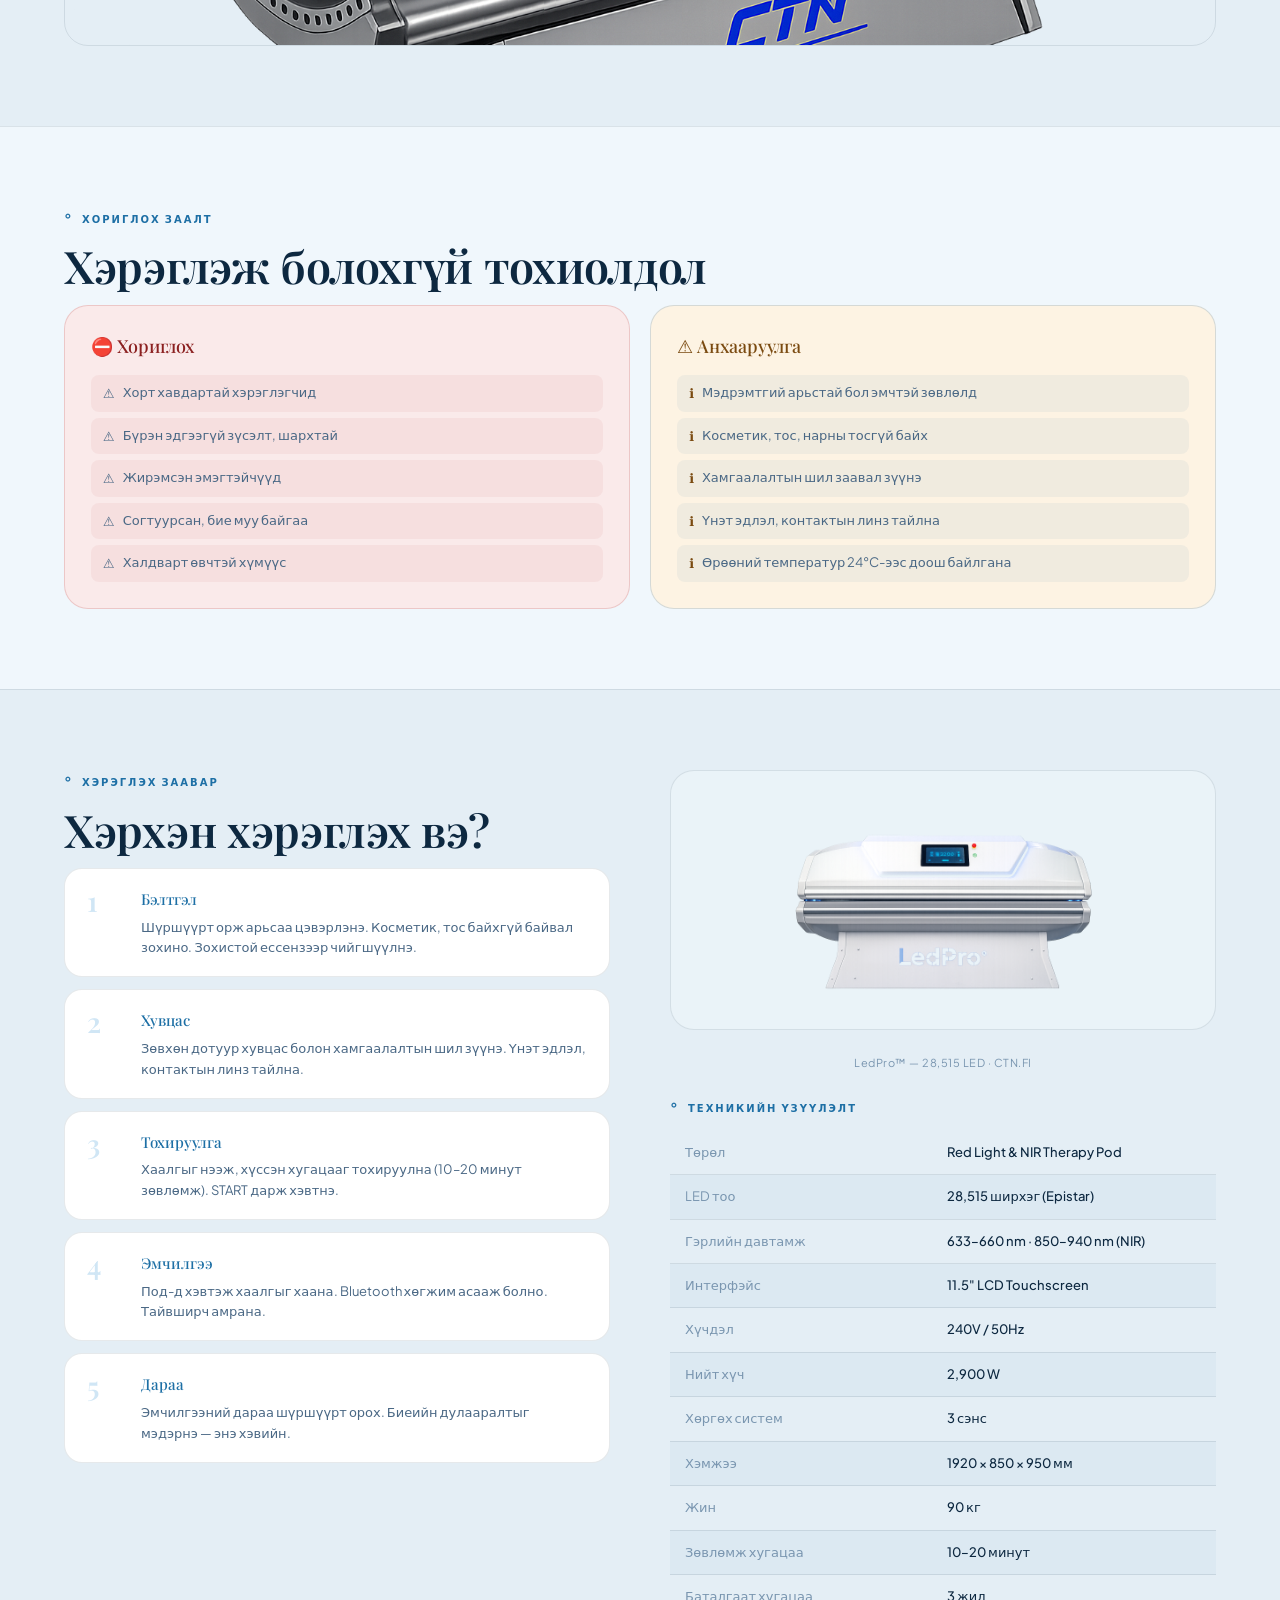
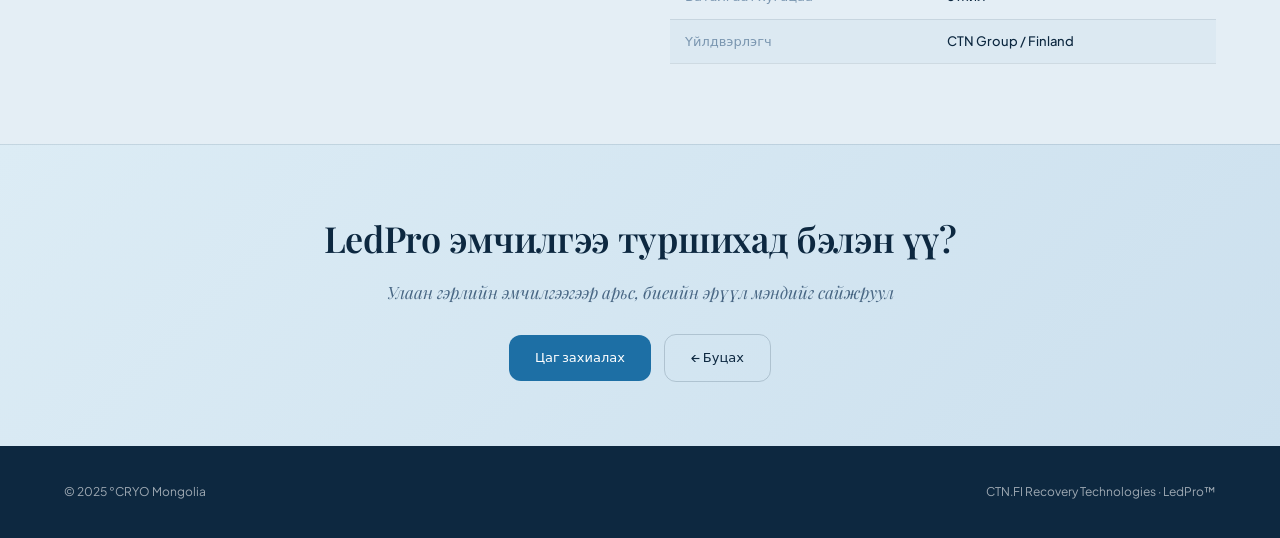
<file: ledpro.html>
<!DOCTYPE html>
<html lang="mn">
<head>
<meta charset="UTF-8"/><meta name="viewport" content="width=device-width,initial-scale=1.0"/>
<title>LedPro™ — °CRYO Mongolia</title>
<link href="https://fonts.googleapis.com/css2?family=Playfair+Display:wght@400;500;600&family=Plus+Jakarta+Sans:wght@300;400;500;600&display=swap" rel="stylesheet"/>
<link rel="stylesheet" href="shared.css"/>
<style>
@keyframes fadeIn{from{opacity:0}to{opacity:1}}
.wave-bar{display:flex;align-items:center;gap:14px;padding:14px 18px;border:1.5px solid var(--border);border-radius:var(--r-md);background:var(--bg-card);margin-bottom:10px}
.wave-dot{width:14px;height:14px;border-radius:50%;flex-shrink:0}
.wave-red{background:#e05252}
.wave-nir{background:#8b0000}
.wave-info h4{font-size:14px;font-weight:500;margin-bottom:3px}
.wave-info p{font-size:12px;color:var(--text-secondary);line-height:1.5}
@media(max-width:900px){.hero-img-wrap{display:none}}
</style>
</head>
<body>
<nav class="topnav">
  <a href="hub.html" class="back-btn">Төхөөрөмжүүд</a>
  <a href="hub.html" class="nav-logo">°CRYO <span>Mongolia</span></a>
</nav>

<!-- HERO — img-ledpro-1.png (front real photo) -->
<div class="dev-hero">
  <div class="hero-img-wrap" style="position:absolute;right:64px;top:50%;transform:translateY(-50%);z-index:2;opacity:0;animation:fadeIn 1s .7s forwards;">
    <img src="photos/img-ledpro-1.png" alt="LedPro" style="height:380px;width:auto;object-fit:contain;filter:drop-shadow(0 20px 44px rgba(42,31,26,.12));">
  </div>
  <div class="hero-label">Улаан гэрлийн эмчилгээ</div>
  <div class="hero-tag">CTN LedPro™ · Red Light + Near-Infrared</div>
  <h1 class="dev-title">Led<br><span class="accent">Pro</span></h1>
  <p class="dev-subtitle">28,515 LED ашиглан улаан болон ойрын инфра улаан гэрлийн спектрийг ялгаруулж арьс, булчин, эдийн эрүүл мэндийг сайжруулдаг дэвшилтэт под.</p>
  <div class="hero-badges">
    <div class="hero-badge"><span class="hb-num">28,515</span><div class="hb-label">LED тоо</div></div>
    <div class="hero-badge"><span class="hb-num">15 мин</span><div class="hb-label">Эмчилгээ</div></div>
    <div class="hero-badge"><span class="hb-num">630–940</span><div class="hb-label">нанометр</div></div>
    <div class="hero-badge"><span class="hb-num">2900W</span><div class="hb-label">Хүч чадал</div></div>
  </div>
</div>

<!-- ЯАЖ АЖИЛЛАДАГ + img-ledpro-2.png (red light use) -->
<section class="section alt">
  <div class="sec-label">Технологи</div>
  <h2 class="sec-title reveal">Хэрхэн ажилладаг вэ?</h2>
  <p class="sec-desc reveal">CTN LedPro™ нь фотобиомодуляцийн хүчийг ашигладаг. Хоёр төрлийн гэрлийн долгион биеийн янз бүрийн гүнд нэвтэрч үйлчилдэг.</p>
  <div class="reveal">
    <div class="wave-bar">
      <div class="wave-dot wave-red"></div>
      <div class="wave-info"><h4>Улаан гэрэл — 630–660 нанометр</h4><p>Арьсны гадаргын давхаргад нэвтэрч эсийн энергийн үйлдвэрлэл (ATP) болон митохондрийг идэвхжүүлдэг. Коллаген нэмэгдэж эдгэрэлт хурдасна.</p></div>
    </div>
    <div class="wave-bar">
      <div class="wave-dot wave-nir"></div>
      <div class="wave-info"><h4>Ойрын инфра улаан (NIR) — 700–1100 нанометр</h4><p>Биеийн гүн рүү нэвтэрч булчин, мэдрэл, ясанд нөлөөлдөг. Эсийн засвар болон цусны эргэлтийг сайжруулдаг.</p></div>
    </div>
    <!-- Гэрлийн нэвтрэлтийн дүрслэл -->
    <div style="margin-top:32px;border-radius:var(--r-xl);overflow:hidden;border:1.5px solid var(--border);background:linear-gradient(135deg,#eef7fc,#d4e8f5);padding:36px 28px;">
      <h4 style="font-family:var(--ff-display);font-size:18px;font-weight:600;color:var(--text-primary);margin-bottom:24px;text-align:center;">Биеийн давхаргад нэвтрэх гүн</h4>
      <svg viewBox="0 0 700 240" xmlns="http://www.w3.org/2000/svg" style="width:100%;height:auto;display:block;">
        <!-- Skin layers -->
        <defs>
          <linearGradient id="skinGrad" x1="0" y1="0" x2="0" y2="1">
            <stop offset="0%" stop-color="#f0f8fc"/>
            <stop offset="100%" stop-color="#d4e8f0"/>
          </linearGradient>
          <linearGradient id="dermisGrad" x1="0" y1="0" x2="0" y2="1">
            <stop offset="0%" stop-color="#d4e8f0"/>
            <stop offset="100%" stop-color="#a8cce0"/>
          </linearGradient>
          <linearGradient id="muscleGrad" x1="0" y1="0" x2="0" y2="1">
            <stop offset="0%" stop-color="#a8cce0"/>
            <stop offset="100%" stop-color="#6ba0c0"/>
          </linearGradient>
          <linearGradient id="boneGrad" x1="0" y1="0" x2="0" y2="1">
            <stop offset="0%" stop-color="#6ba0c0"/>
            <stop offset="100%" stop-color="#3a6a8a"/>
          </linearGradient>
          <linearGradient id="redLight" x1="0" y1="0" x2="0" y2="1">
            <stop offset="0%" stop-color="#e05252" stop-opacity=".6"/>
            <stop offset="100%" stop-color="#e05252" stop-opacity="0"/>
          </linearGradient>
          <linearGradient id="nirLight" x1="0" y1="0" x2="0" y2="1">
            <stop offset="0%" stop-color="#8b0000" stop-opacity=".5"/>
            <stop offset="100%" stop-color="#8b0000" stop-opacity="0"/>
          </linearGradient>
        </defs>

        <!-- LED panel -->
        <rect x="40" y="0" width="620" height="20" rx="4" fill="#2a1f1a"/>
        <circle cx="120" cy="10" r="3" fill="#e05252"/>
        <circle cx="180" cy="10" r="3" fill="#e05252"/>
        <circle cx="240" cy="10" r="3" fill="#e05252"/>
        <circle cx="300" cy="10" r="3" fill="#e05252"/>
        <circle cx="360" cy="10" r="3" fill="#8b0000"/>
        <circle cx="420" cy="10" r="3" fill="#e05252"/>
        <circle cx="480" cy="10" r="3" fill="#8b0000"/>
        <circle cx="540" cy="10" r="3" fill="#e05252"/>
        <text x="50" y="14" fill="#e05252" font-size="9" font-family="sans-serif" font-weight="600">LED</text>

        <!-- Red light beam -->
        <path d="M 100 20 L 80 95 L 240 95 L 220 20 Z" fill="url(#redLight)" opacity=".7"/>
        <!-- NIR beam (deeper) -->
        <path d="M 320 20 L 280 195 L 520 195 L 480 20 Z" fill="url(#nirLight)" opacity=".7"/>

        <!-- Skin layer 1: epidermis -->
        <rect x="40" y="40" width="620" height="40" fill="url(#skinGrad)" stroke="#a8cce0" stroke-width=".5"/>
        <text x="55" y="65" fill="#1a4a68" font-size="11" font-family="sans-serif" font-weight="600">Эпидермис</text>
        <text x="55" y="77" fill="#3a6a8a" font-size="9" font-family="sans-serif">~ 0.1 мм</text>

        <!-- Skin layer 2: dermis -->
        <rect x="40" y="80" width="620" height="50" fill="url(#dermisGrad)" stroke="#6ba0c0" stroke-width=".5"/>
        <text x="55" y="105" fill="#0d3a58" font-size="11" font-family="sans-serif" font-weight="600">Дермис · Коллаген</text>
        <text x="55" y="118" fill="#1a4a68" font-size="9" font-family="sans-serif">1–4 мм · Улаан гэрэл (630–660 nm)</text>

        <!-- Layer 3: subcutaneous / muscle -->
        <rect x="40" y="130" width="620" height="60" fill="url(#muscleGrad)" stroke="#4a7a98" stroke-width=".5"/>
        <text x="55" y="158" fill="#0a2a48" font-size="11" font-family="sans-serif" font-weight="600">Булчин · Эс · Цусны судас</text>
        <text x="55" y="171" fill="#0d3a58" font-size="9" font-family="sans-serif">5–40 мм · Ойрын инфра улаан (700–940 nm)</text>

        <!-- Layer 4: bone/deep -->
        <rect x="40" y="190" width="620" height="40" fill="url(#boneGrad)" stroke="#1a4a68" stroke-width=".5"/>
        <text x="55" y="214" fill="#fff" font-size="11" font-family="sans-serif" font-weight="600">Гүн эд · Яс · Мэдрэл</text>
        <text x="55" y="225" fill="#d4e8f0" font-size="9" font-family="sans-serif">40+ мм</text>

        <!-- Wavelength labels on right -->
        <g>
          <circle cx="610" cy="105" r="8" fill="#e05252"/>
          <text x="624" y="109" fill="#e05252" font-size="11" font-family="sans-serif" font-weight="600">630–660 nm</text>
        </g>
        <g>
          <circle cx="610" cy="170" r="8" fill="#8b0000"/>
          <text x="624" y="174" fill="#8b0000" font-size="11" font-family="sans-serif" font-weight="600">700–940 nm</text>
        </g>
      </svg>
      <p style="font-size:12px;color:var(--text-muted);text-align:center;margin-top:18px;line-height:1.6;">Улаан гэрэл нь арьсны гадаргын давхаргад нэвтэрч <b style="color:#e05252;">коллагенийг</b> идэвхжүүлдэг бол<br>NIR нь биеийн гүн рүү нэвтэрч <b style="color:#8b0000;">булчин, эс, мэдрэлд</b> үйлчилдэг.</p>
    </div>
  </div>
</section>

<!-- АШИГ ТУС -->
<section class="section">
  <div class="sec-label">Ашиг тус</div>
  <h2 class="sec-title reveal">LedPro-ийн ашиг тус</h2>
  <div class="benefits-list reveal">
    <div class="benefit-item"><p>Эрүүл <b>гоёмсог арьс</b> — коллаген нэмэгдэнэ</p></div>
    <div class="benefit-item"><p><b>Булчингийн эдгэрэлтийг</b> сайжруулна</p></div>
    <div class="benefit-item"><p><b>Цусны эргэлтийг</b> дэмжинэ</p></div>
    <div class="benefit-item"><p>Дасгалын дараах <b>үр дүнг нэмэгдүүлнэ</b></p></div>
    <div class="benefit-item"><p>Биеийн эрүүл мэндийг <b>бүхэлд нь сайжруулна</b></p></div>
    <div class="benefit-item"><p><b>Үс ургалтыг</b> хурдасгана</p></div>
    <div class="benefit-item"><p><b>Амрах, тайвшрах</b> мэдрэмж өгнө</p></div>
    <div class="benefit-item"><p>Арьсны уян хатан чанар <b>нэмэгдэнэ</b></p></div>
    <div class="benefit-item"><p><b>Серотонины</b> түвшин нэмэгдэнэ</p></div>
    <div class="benefit-item"><p>Батга зэрэг <b>арьсны асуудлыг</b> сайжруулна</p></div>
  </div>
</section>

<!-- ОНЦЛОГ + img-ledpro-4.png -->
<section class="section alt">
  <div class="sec-label">Онцлог шинж чанар</div>
  <h2 class="sec-title reveal">Яагаад LedPro™ вэ?</h2>
  <div class="feat-grid reveal">
    <div class="feat-card"><span class="feat-icon">💡</span><div class="feat-num">28K+</div><div class="feat-title">Epistar LED</div><div class="feat-desc">Дэлхийн тэргүүлэгч Epistar LED strip ашигладаг. Оновчтой гэрлийн тархалттай, хамгийн үр дүнтэй.</div></div>
    <div class="feat-card"><span class="feat-icon">📱</span><div class="feat-num">11.5"</div><div class="feat-title">HD мэдрэгч дэлгэц</div><div class="feat-desc">Хялбар LCD мэдрэгчтэй дэлгэцтэй. Автоматжуулсан эмчилгээний хугацаа, хувь хүний хэрэгцээнд тохирсон.</div></div>
    <div class="feat-card"><span class="feat-icon">🎵</span><div class="feat-num">BT</div><div class="feat-title">Bluetooth хөгжим</div><div class="feat-desc">15 минутын эмчилгээний явцад Bluetooth-оор дуртай хөгжмөө сонсох боломжтой.</div></div>
    <div class="feat-card"><span class="feat-icon">⚡</span><div class="feat-num">2900W</div><div class="feat-title">Эрч хүч хэмнэлттэй</div><div class="feat-desc">Бага эрчим хүч зарцуулдаг, тогтвортой материалаар бүтээгдсэн байгаль орчинд ээлтэй шийдэл.</div></div>
    <div class="feat-card"><span class="feat-icon">✨</span><div class="feat-num">0</div><div class="feat-title">Сөрөг нөлөөгүй</div><div class="feat-desc">Өвдөлтгүй, бүх төрлийн арьсанд тохиромжтой, ямар ч сөрөг нөлөөгүй аюулгүй эмчилгээ.</div></div>
    <div class="feat-card"><span class="feat-icon">🔌</span><div class="feat-num">P&P</div><div class="feat-title">Plug-and-play</div><div class="feat-desc">Нарийн, цэвэр дизайнтай тул ямар ч эрүүл мэндийн газар хялбархан суурилуулах боломжтой.</div></div>
  </div>
  <!-- img-ledpro-4.png: CTN angle view -->
  <div style="margin-top:28px;border-radius:var(--r-xl);overflow:hidden;border:1.5px solid var(--border);" class="reveal">
    <img src="photos/img-ledpro-4.png" alt="LedPro CTN" style="width:100%;display:block;object-fit:cover;max-height:260px;">
  </div>
</section>

<!-- ХОРИГЛОХ ЗААЛТ -->
<section class="section">
  <div class="sec-label">Хориглох заалт</div>
  <h2 class="sec-title reveal">Хэрэглэж болохгүй тохиолдол</h2>
  <div class="contra-grid reveal">
    <div class="contra-box danger">
      <div class="contra-title">⛔ Хориглох</div>
      <ul class="contra-list">
        <li>Хорт хавдартай хэрэглэгчид</li>
        <li>Бүрэн эдгээгүй зүсэлт, шархтай</li>
        <li>Жирэмсэн эмэгтэйчүүд</li>
        <li>Согтуурсан, бие муу байгаа</li>
        <li>Халдварт өвчтэй хүмүүс</li>
      </ul>
    </div>
    <div class="contra-box warn">
      <div class="contra-title">⚠ Анхааруулга</div>
      <ul class="contra-list">
        <li>Мэдрэмтгий арьстай бол эмчтэй зөвлөлд</li>
        <li>Косметик, тос, нарны тосгүй байх</li>
        <li>Хамгаалалтын шил заавал зүүнэ</li>
        <li>Үнэт эдлэл, контактын линз тайлна</li>
        <li>Өрөөний температур 24°C-ээс доош байлгана</li>
      </ul>
    </div>
  </div>
</section>

<!-- ХЭРЭГЛЭХ ЗААВАР + SPECS + img-ledpro-3.png -->
<section class="section alt">
  <div class="two-col">
    <div>
      <div class="sec-label">Хэрэглэх заавар</div>
      <h2 class="sec-title reveal">Хэрхэн хэрэглэх вэ?</h2>
      <div class="howto-steps reveal">
        <div class="howto-step"><div class="hs-num">1</div><div class="hs-content"><h4>Бэлтгэл</h4><p>Шүршүүрт орж арьсаа цэвэрлэнэ. Косметик, тос байхгүй байвал зохино. Зохистой ессензээр чийгшүүлнэ.</p></div></div>
        <div class="howto-step"><div class="hs-num">2</div><div class="hs-content"><h4>Хувцас</h4><p>Зөвхөн дотуур хувцас болон хамгаалалтын шил зүүнэ. Үнэт эдлэл, контактын линз тайлна.</p></div></div>
        <div class="howto-step"><div class="hs-num">3</div><div class="hs-content"><h4>Тохируулга</h4><p>Хаалгыг нээж, хүссэн хугацааг тохируулна (10–20 минут зөвлөмж). START дарж хэвтнэ.</p></div></div>
        <div class="howto-step"><div class="hs-num">4</div><div class="hs-content"><h4>Эмчилгээ</h4><p>Под-д хэвтэж хаалгыг хаана. Bluetooth хөгжим асааж болно. Тайвширч амрана.</p></div></div>
        <div class="howto-step"><div class="hs-num">5</div><div class="hs-content"><h4>Дараа</h4><p>Эмчилгээний дараа шүршүүрт орох. Биеийн дулааралтыг мэдэрнэ — энэ хэвийн.</p></div></div>
      </div>
    </div>
    <div class="reveal">
      <!-- img-ledpro-3.png: open pod -->
      <img src="photos/img-ledpro-3.png" alt="LedPro open pod" style="width:100%;display:block;border-radius:var(--r-xl);border:1.5px solid var(--border);object-fit:contain;background:var(--bg-subtle);padding:16px;max-height:260px;margin-bottom:24px;">
      <p style="font-size:11px;color:var(--text-muted);text-align:center;margin-bottom:24px;letter-spacing:.5px;">LedPro™ — 28,515 LED · CTN.FI</p>
      <div class="sec-label">Техникийн үзүүлэлт</div>
      <table class="spec-table">
        <tr><td>Төрөл</td><td>Red Light & NIR Therapy Pod</td></tr>
        <tr><td>LED тоо</td><td>28,515 ширхэг (Epistar)</td></tr>
        <tr><td>Гэрлийн давтамж</td><td>633–660 nm · 850–940 nm (NIR)</td></tr>
        <tr><td>Интерфэйс</td><td>11.5" LCD Touchscreen</td></tr>
        <tr><td>Хүчдэл</td><td>240V / 50Hz</td></tr>
        <tr><td>Нийт хүч</td><td>2,900 W</td></tr>
        <tr><td>Хөргөх систем</td><td>3 сэнс</td></tr>
        <tr><td>Хэмжээ</td><td>1920 × 850 × 950 мм</td></tr>
        <tr><td>Жин</td><td>90 кг</td></tr>
        <tr><td>Зөвлөмж хугацаа</td><td>10–20 минут</td></tr>
        <tr><td>Баталгаат хугацаа</td><td>3 жил</td></tr>
        <tr><td>Үйлдвэрлэгч</td><td>CTN Group / Finland</td></tr>
      </table>
    </div>
  </div>
</section>

<div class="cta-bar">
  <h3>LedPro эмчилгээ туршихад бэлэн үү?</h3>
  <p>Улаан гэрлийн эмчилгээгээр арьс, биеийн эрүүл мэндийг сайжруул</p>
  <a href="index.html#contact" class="btn btn-primary">Цаг захиалах</a>
  <a href="hub.html" class="btn btn-outline" style="margin-left:10px;">← Буцах</a>
</div>
<footer><p>© 2025 °CRYO Mongolia</p><p>CTN.FI Recovery Technologies · LedPro™</p></footer>
<script>
document.querySelectorAll('.reveal').forEach(r=>
  new IntersectionObserver(([e])=>e.isIntersecting&&r.classList.add('visible'),{threshold:.1}).observe(r)
);
</script>
</body>
</html>
</file>
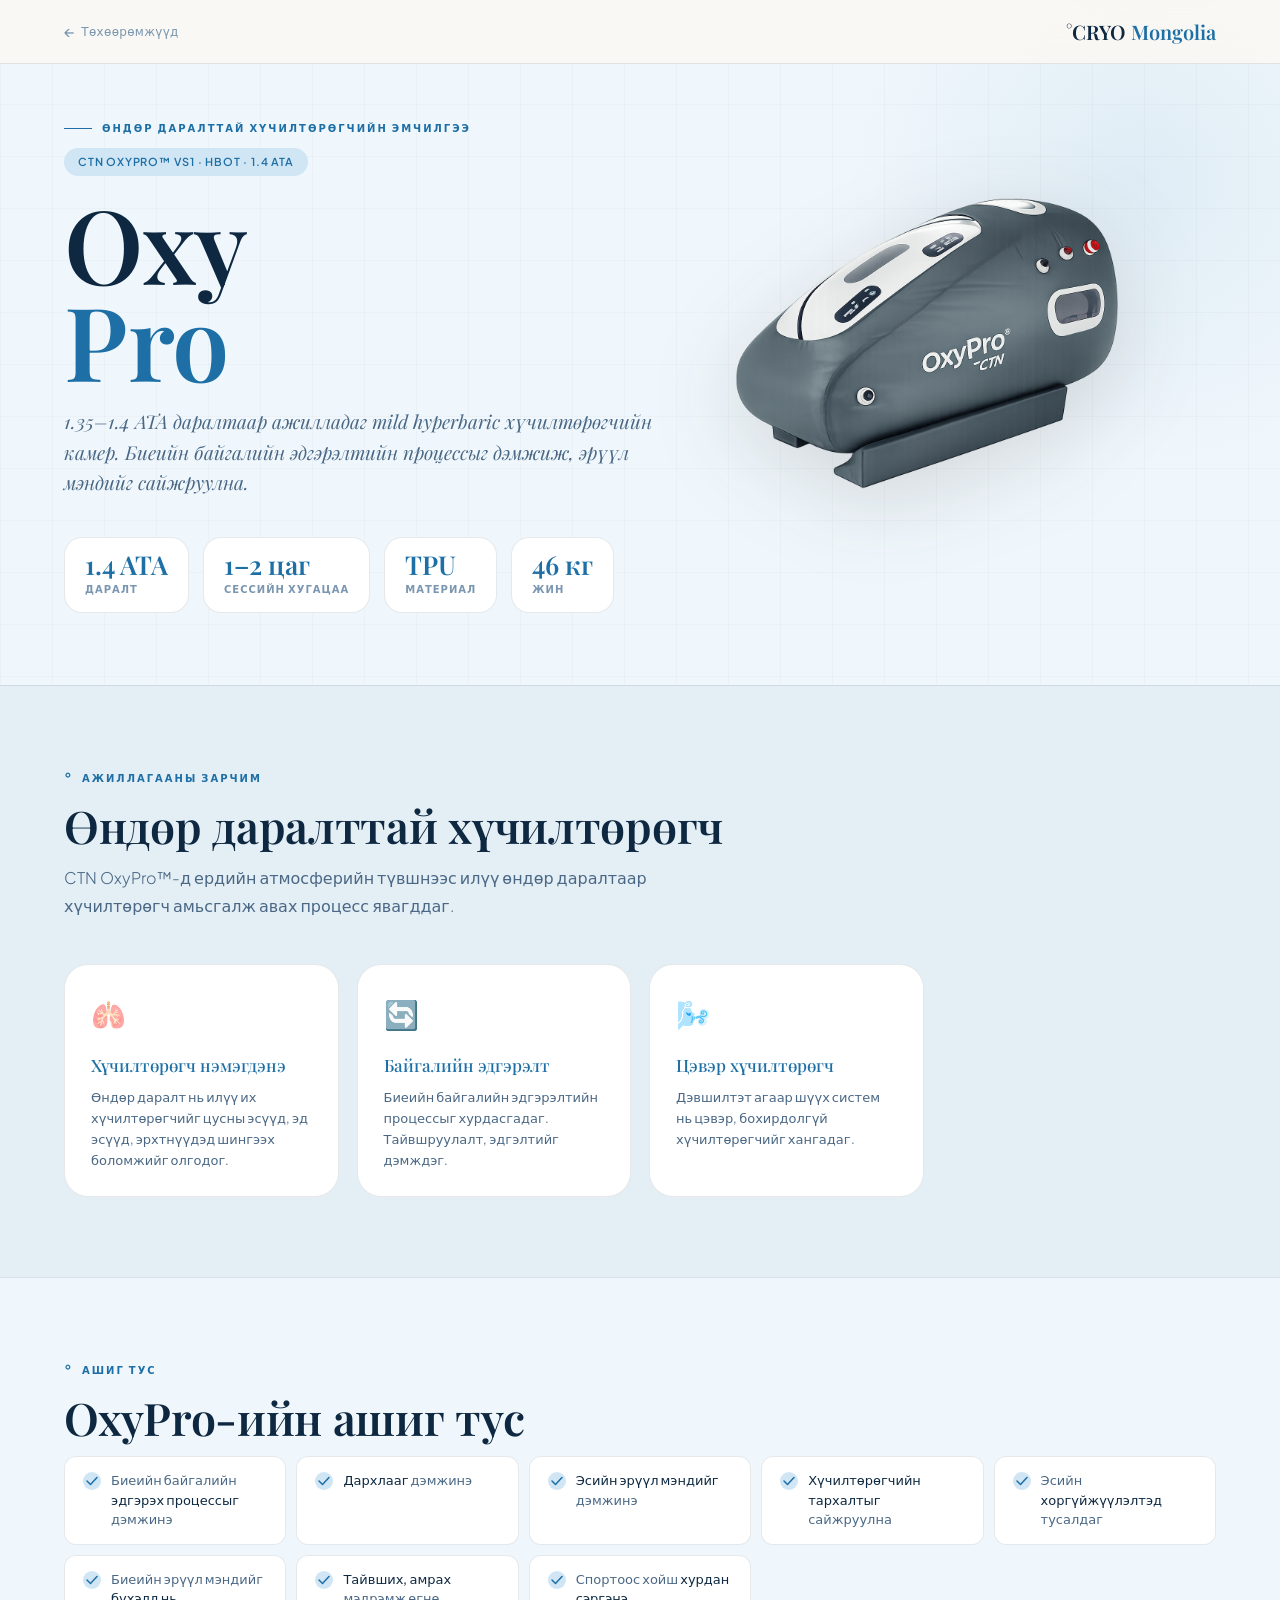
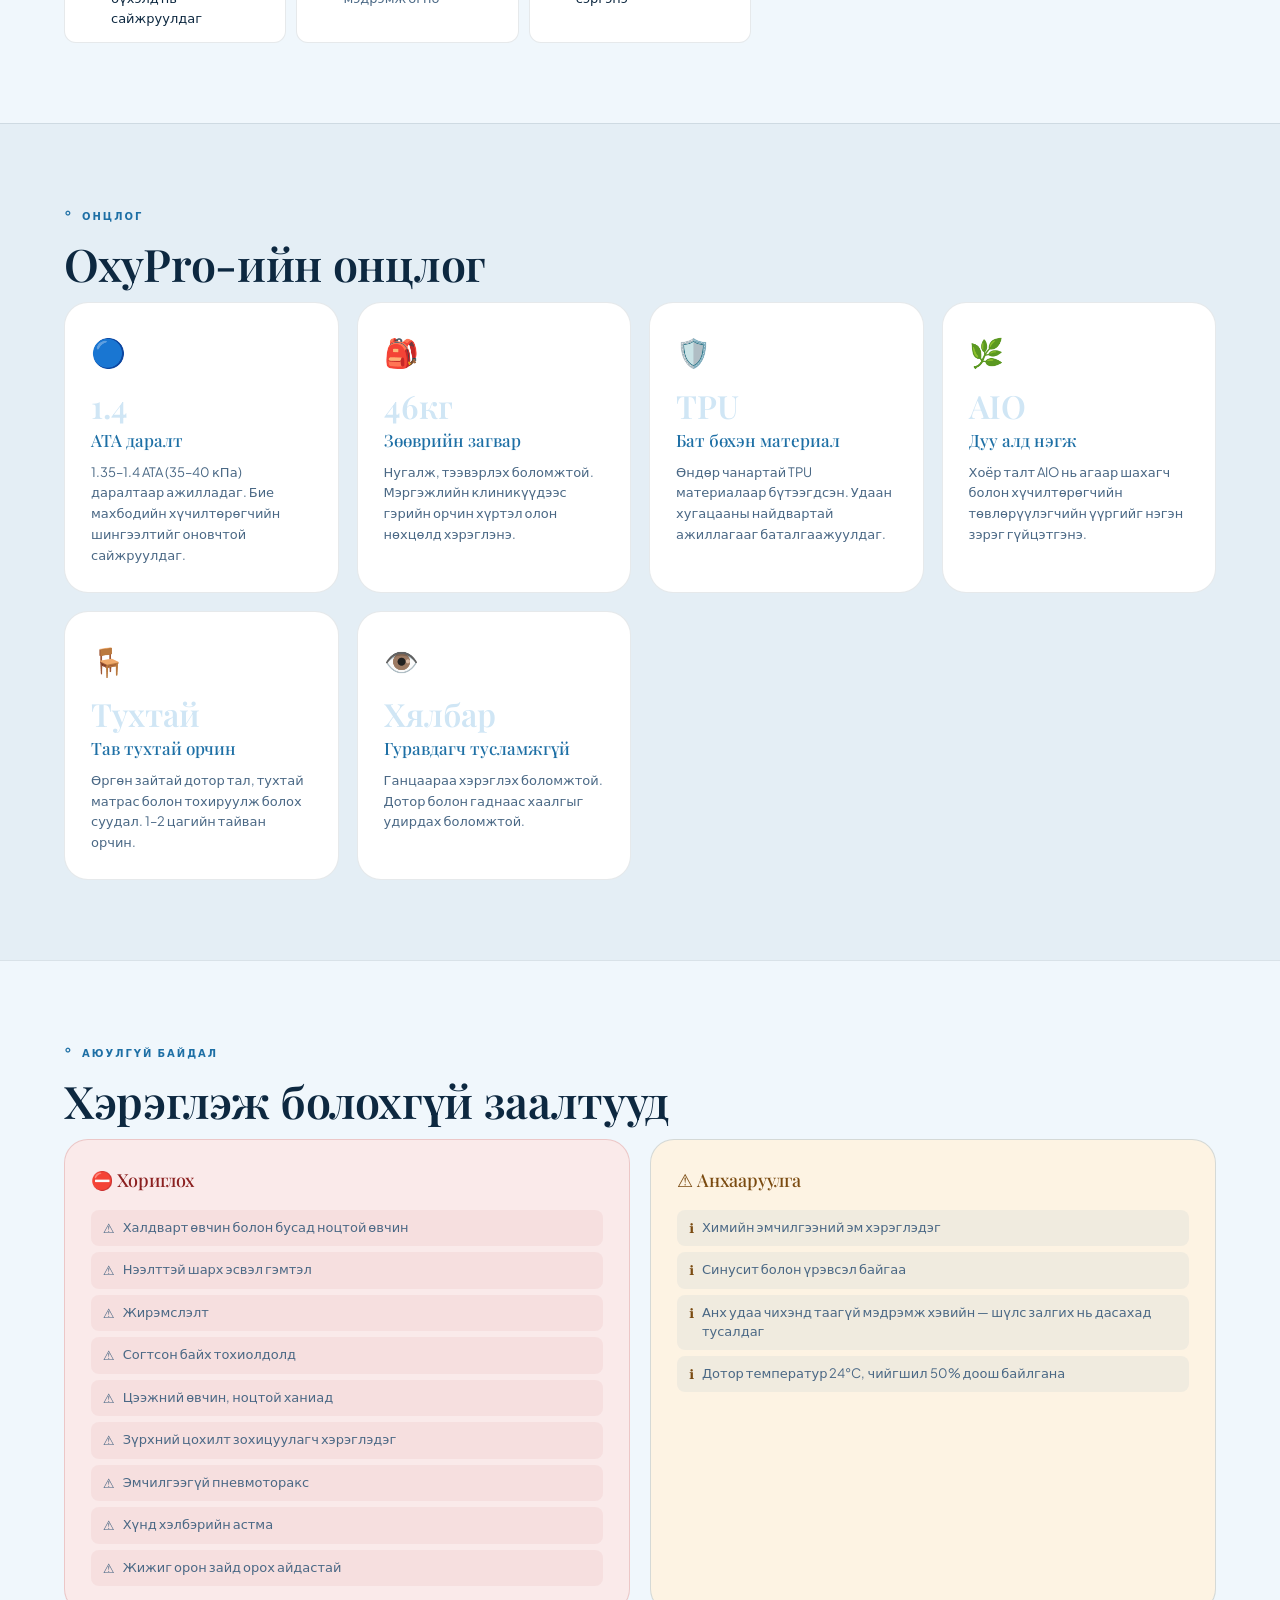
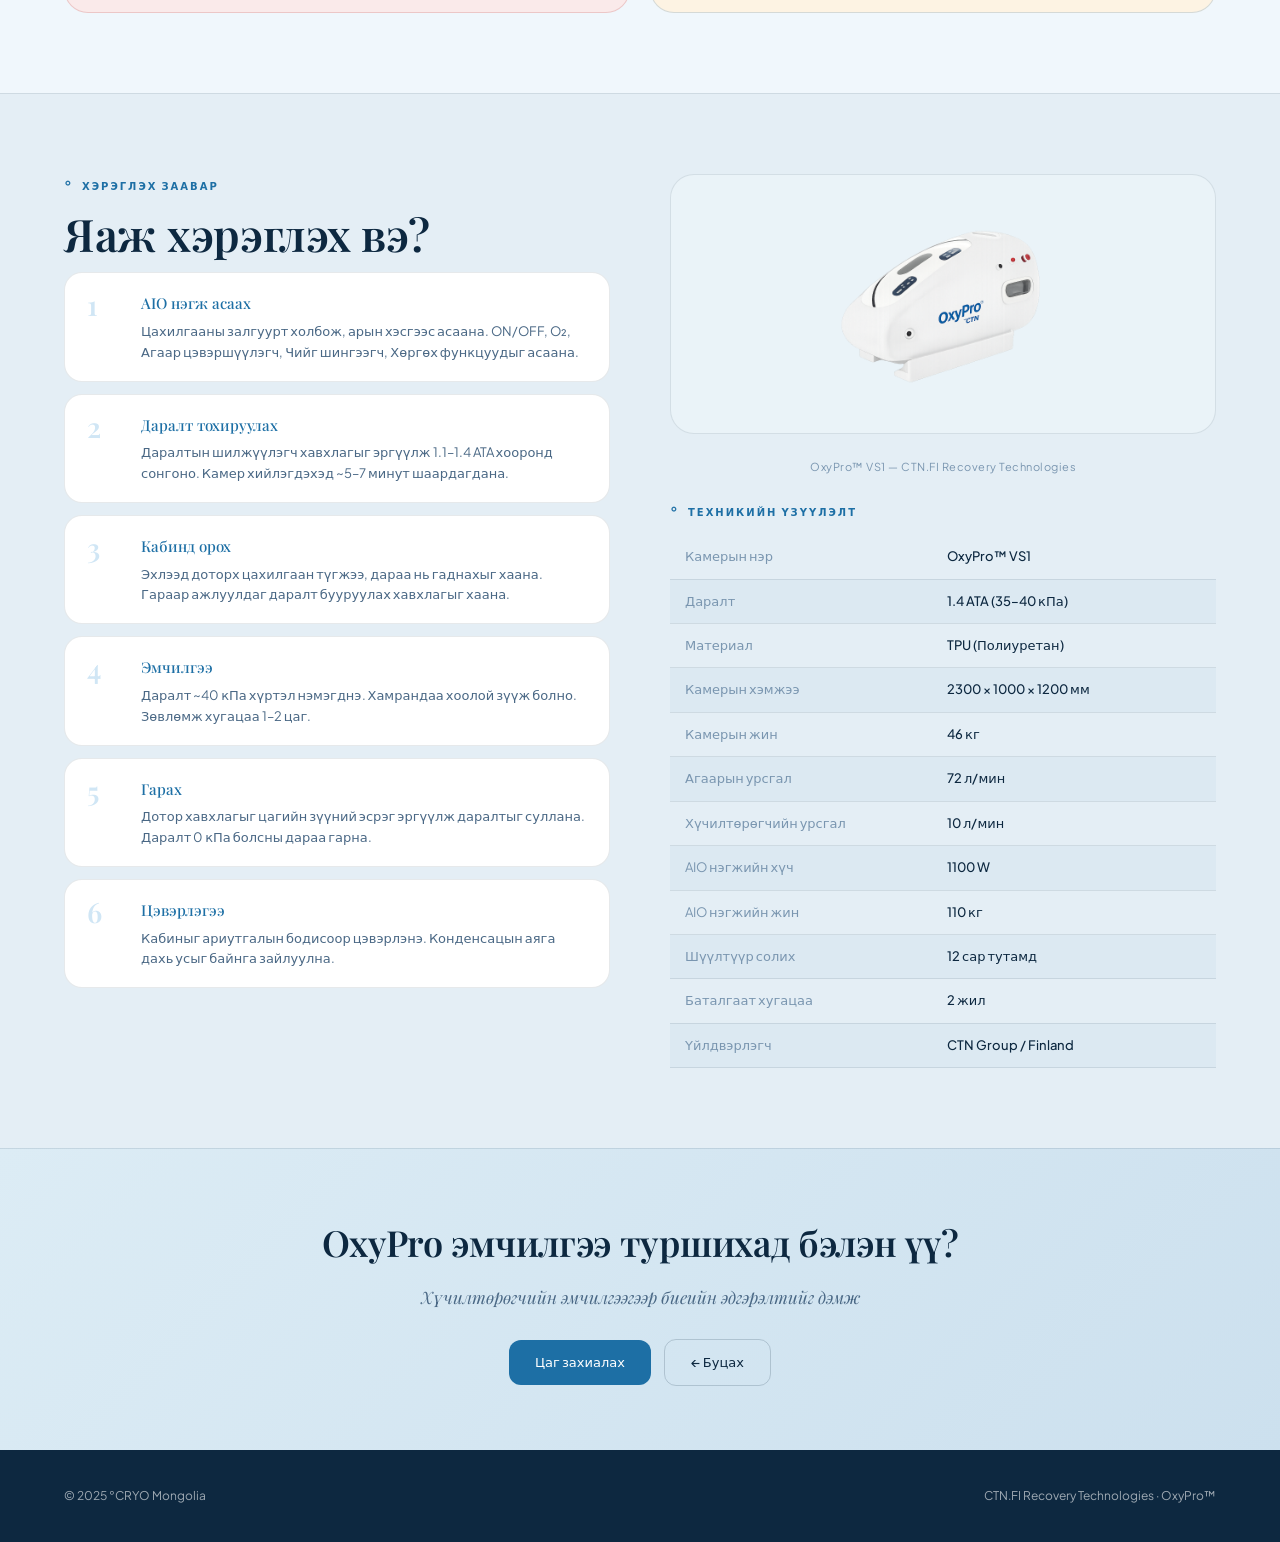
<file: oxypro.html>
<!DOCTYPE html>
<html lang="mn">
<head>
<meta charset="UTF-8"/><meta name="viewport" content="width=device-width,initial-scale=1.0"/>
<title>OxyPro™ — °CRYO Mongolia</title>
<link href="https://fonts.googleapis.com/css2?family=Playfair+Display:wght@400;500;600&family=Plus+Jakarta+Sans:wght@300;400;500;600&display=swap" rel="stylesheet"/>
<link rel="stylesheet" href="shared.css"/>
<style>
@keyframes fadeIn{from{opacity:0}to{opacity:1}}
@media(max-width:900px){.hero-img-wrap{display:none}}
</style>
</head>
<body>
<nav class="topnav">
  <a href="hub.html" class="back-btn">Төхөөрөмжүүд</a>
  <a href="hub.html" class="nav-logo">°CRYO <span>Mongolia</span></a>
</nav>

<!-- HERO — img-oxypro-1.png (dark version) -->
<div class="dev-hero">
  <div class="hero-img-wrap" style="position:absolute;right:64px;top:50%;transform:translateY(-50%);z-index:2;opacity:0;animation:fadeIn 1s .7s forwards;">
    <img src="photos/img-oxypro-1.png" alt="OxyPro" style="height:380px;width:auto;object-fit:contain;filter:drop-shadow(0 20px 44px rgba(42,31,26,.15));">
  </div>
  <div class="hero-label">Өндөр даралттай хүчилтөрөгчийн эмчилгээ</div>
  <div class="hero-tag">CTN OxyPro™ VS1 · HBOT · 1.4 ATA</div>
  <h1 class="dev-title">Oxy<br><span class="accent">Pro</span></h1>
  <p class="dev-subtitle">1.35–1.4 ATA даралтаар ажилладаг mild hyperbaric хүчилтөрөгчийн камер. Биеийн байгалийн эдгэрэлтийн процессыг дэмжиж, эрүүл мэндийг сайжруулна.</p>
  <div class="hero-badges">
    <div class="hero-badge"><span class="hb-num">1.4 ATA</span><div class="hb-label">Даралт</div></div>
    <div class="hero-badge"><span class="hb-num">1–2 цаг</span><div class="hb-label">Сессийн хугацаа</div></div>
    <div class="hero-badge"><span class="hb-num">TPU</span><div class="hb-label">Материал</div></div>
    <div class="hero-badge"><span class="hb-num">46 кг</span><div class="hb-label">Жин</div></div>
  </div>
</div>

<!-- ЯАЖ АЖИЛЛАДАГ -->
<section class="section alt">
  <div class="sec-label">Ажиллагааны зарчим</div>
  <h2 class="sec-title reveal">Өндөр даралттай хүчилтөрөгч</h2>
  <p class="sec-desc reveal">CTN OxyPro™-д ердийн атмосферийн түвшнээс илүү өндөр даралтаар хүчилтөрөгч амьсгалж авах процесс явагддаг.</p>
  <div class="feat-grid reveal">
    <div class="feat-card"><span class="feat-icon">🫁</span><div class="feat-title">Хүчилтөрөгч нэмэгдэнэ</div><div class="feat-desc">Өндөр даралт нь илүү их хүчилтөрөгчийг цусны эсүүд, эд эсүүд, эрхтнүүдэд шингээх боломжийг олгодог.</div></div>
    <div class="feat-card"><span class="feat-icon">🔄</span><div class="feat-title">Байгалийн эдгэрэлт</div><div class="feat-desc">Биеийн байгалийн эдгэрэлтийн процессыг хурдасгадаг. Тайвшруулалт, эдгэлтийг дэмждэг.</div></div>
    <div class="feat-card"><span class="feat-icon">🌬️</span><div class="feat-title">Цэвэр хүчилтөрөгч</div><div class="feat-desc">Дэвшилтэт агаар шүүх систем нь цэвэр, бохирдолгүй хүчилтөрөгчийг хангадаг.</div></div>
  </div>
</section>

<!-- АШИГ ТУС -->
<section class="section">
  <div class="sec-label">Ашиг тус</div>
  <h2 class="sec-title reveal">OxyPro-ийн ашиг тус</h2>
  <div class="benefits-list reveal">
    <div class="benefit-item"><p>Биеийн байгалийн <b>эдгэрэх процессыг</b> дэмжинэ</p></div>
    <div class="benefit-item"><p><b>Дархлааг</b> дэмжинэ</p></div>
    <div class="benefit-item"><p><b>Эсийн эрүүл мэндийг</b> дэмжинэ</p></div>
    <div class="benefit-item"><p><b>Хүчилтөрөгчийн тархалтыг</b> сайжруулна</p></div>
    <div class="benefit-item"><p>Эсийн <b>хоргүйжүүлэлтэд</b> тусалдаг</p></div>
    <div class="benefit-item"><p>Биеийн эрүүл мэндийг <b>бүхэлд нь сайжруулдаг</b></p></div>
    <div class="benefit-item"><p><b>Тайвших, амрах</b> мэдрэмж өгнө</p></div>
    <div class="benefit-item"><p>Спортоос хойш <b>хурдан сэргэнэ</b></p></div>
  </div>
</section>

<!-- ОНЦЛОГ -->
<section class="section alt">
  <div class="sec-label">Онцлог</div>
  <h2 class="sec-title reveal">OxyPro-ийн онцлог</h2>
  <div class="feat-grid reveal">
    <div class="feat-card"><span class="feat-icon">🔵</span><div class="feat-num">1.4</div><div class="feat-title">ATA даралт</div><div class="feat-desc">1.35–1.4 ATA (35–40 кПа) даралтаар ажилладаг. Бие махбодийн хүчилтөрөгчийн шингээлтийг оновчтой сайжруулдаг.</div></div>
    <div class="feat-card"><span class="feat-icon">🎒</span><div class="feat-num">46кг</div><div class="feat-title">Зөөврийн загвар</div><div class="feat-desc">Нугалж, тээвэрлэх боломжтой. Мэргэжлийн клиникүүдээс гэрийн орчин хүртэл олон нөхцөлд хэрэглэнэ.</div></div>
    <div class="feat-card"><span class="feat-icon">🛡️</span><div class="feat-num">TPU</div><div class="feat-title">Бат бөхэн материал</div><div class="feat-desc">Өндөр чанартай TPU материалаар бүтээгдсэн. Удаан хугацааны найдвартай ажиллагааг баталгаажуулдаг.</div></div>
    <div class="feat-card"><span class="feat-icon">🌿</span><div class="feat-num">AIO</div><div class="feat-title">Дуу алд нэгж</div><div class="feat-desc">Хоёр талт AIO нь агаар шахагч болон хүчилтөрөгчийн төвлөрүүлэгчийн үүргийг нэгэн зэрэг гүйцэтгэнэ.</div></div>
    <div class="feat-card"><span class="feat-icon">🪑</span><div class="feat-num">Тухтай</div><div class="feat-title">Тав тухтай орчин</div><div class="feat-desc">Өргөн зайтай дотор тал, тухтай матрас болон тохируулж болох суудал. 1–2 цагийн тайван орчин.</div></div>
    <div class="feat-card"><span class="feat-icon">👁️</span><div class="feat-num">Хялбар</div><div class="feat-title">Гуравдагч тусламжгүй</div><div class="feat-desc">Ганцаараа хэрэглэх боломжтой. Дотор болон гаднаас хаалгыг удирдах боломжтой.</div></div>
  </div>
</section>

<!-- ХОРИГЛОХ ЗААЛТ -->
<section class="section">
  <div class="sec-label">Аюулгүй байдал</div>
  <h2 class="sec-title reveal">Хэрэглэж болохгүй заалтууд</h2>
  <div class="contra-grid reveal">
    <div class="contra-box danger">
      <div class="contra-title">⛔ Хориглох</div>
      <ul class="contra-list">
        <li>Халдварт өвчин болон бусад ноцтой өвчин</li>
        <li>Нээлттэй шарх эсвэл гэмтэл</li>
        <li>Жирэмслэлт</li>
        <li>Согтсон байх тохиолдолд</li>
        <li>Цээжний өвчин, ноцтой ханиад</li>
        <li>Зүрхний цохилт зохицуулагч хэрэглэдэг</li>
        <li>Эмчилгээгүй пневмоторакс</li>
        <li>Хүнд хэлбэрийн астма</li>
        <li>Жижиг орон зайд орох айдастай</li>
      </ul>
    </div>
    <div class="contra-box warn">
      <div class="contra-title">⚠ Анхааруулга</div>
      <ul class="contra-list">
        <li>Химийн эмчилгээний эм хэрэглэдэг</li>
        <li>Синусит болон үрэвсэл байгаа</li>
        <li>Анх удаа чихэнд таагүй мэдрэмж хэвийн — шүлс залгих нь дасахад тусалдаг</li>
        <li>Дотор температур 24°C, чийгшил 50% доош байлгана</li>
      </ul>
    </div>
  </div>
</section>

<!-- ХЭРЭГЛЭХ ЗААВАР + SPECS + img-oxypro-2.png -->
<section class="section alt">
  <div class="two-col">
    <div>
      <div class="sec-label">Хэрэглэх заавар</div>
      <h2 class="sec-title reveal">Яаж хэрэглэх вэ?</h2>
      <div class="howto-steps reveal">
        <div class="howto-step"><div class="hs-num">1</div><div class="hs-content"><h4>AIO нэгж асаах</h4><p>Цахилгааны залгуурт холбож, арын хэсгээс асаана. ON/OFF, O₂, Агаар цэвэршүүлэгч, Чийг шингээгч, Хөргөх функцуудыг асаана.</p></div></div>
        <div class="howto-step"><div class="hs-num">2</div><div class="hs-content"><h4>Даралт тохируулах</h4><p>Даралтын шилжүүлэгч хавхлагыг эргүүлж 1.1–1.4 ATA хооронд сонгоно. Камер хийлэгдэхэд ~5–7 минут шаардагдана.</p></div></div>
        <div class="howto-step"><div class="hs-num">3</div><div class="hs-content"><h4>Кабинд орох</h4><p>Эхлээд доторх цахилгаан түгжээ, дараа нь гаднахыг хаана. Гараар ажлуулдаг даралт бууруулах хавхлагыг хаана.</p></div></div>
        <div class="howto-step"><div class="hs-num">4</div><div class="hs-content"><h4>Эмчилгээ</h4><p>Даралт ~40 кПа хүртэл нэмэгднэ. Хамрандаа хоолой зүүж болно. Зөвлөмж хугацаа 1–2 цаг.</p></div></div>
        <div class="howto-step"><div class="hs-num">5</div><div class="hs-content"><h4>Гарах</h4><p>Дотор хавхлагыг цагийн зүүний эсрэг эргүүлж даралтыг суллана. Даралт 0 кПа болсны дараа гарна.</p></div></div>
        <div class="howto-step"><div class="hs-num">6</div><div class="hs-content"><h4>Цэвэрлэгээ</h4><p>Кабиныг ариутгалын бодисоор цэвэрлэнэ. Конденсацын аяга дахь усыг байнга зайлуулна.</p></div></div>
      </div>
    </div>
    <div class="reveal">
      <!-- img-oxypro-2.png: white version -->
      <img src="photos/img-oxypro-2.png" alt="OxyPro" style="width:100%;display:block;border-radius:var(--r-xl);border:1.5px solid var(--border);object-fit:contain;background:var(--bg-subtle);padding:20px;max-height:260px;margin-bottom:24px;">
      <p style="font-size:11px;color:var(--text-muted);text-align:center;margin-bottom:24px;letter-spacing:.5px;">OxyPro™ VS1 — CTN.FI Recovery Technologies</p>
      <div class="sec-label">Техникийн үзүүлэлт</div>
      <table class="spec-table">
        <tr><td>Камерын нэр</td><td>OxyPro™ VS1</td></tr>
        <tr><td>Даралт</td><td>1.4 ATA (35–40 кПа)</td></tr>
        <tr><td>Материал</td><td>TPU (Полиуретан)</td></tr>
        <tr><td>Камерын хэмжээ</td><td>2300 × 1000 × 1200 мм</td></tr>
        <tr><td>Камерын жин</td><td>46 кг</td></tr>
        <tr><td>Агаарын урсгал</td><td>72 л/мин</td></tr>
        <tr><td>Хүчилтөрөгчийн урсгал</td><td>10 л/мин</td></tr>
        <tr><td>AIO нэгжийн хүч</td><td>1100 W</td></tr>
        <tr><td>AIO нэгжийн жин</td><td>110 кг</td></tr>
        <tr><td>Шүүлтүүр солих</td><td>12 сар тутамд</td></tr>
        <tr><td>Баталгаат хугацаа</td><td>2 жил</td></tr>
        <tr><td>Үйлдвэрлэгч</td><td>CTN Group / Finland</td></tr>
      </table>
    </div>
  </div>
</section>

<div class="cta-bar">
  <h3>OxyPro эмчилгээ туршихад бэлэн үү?</h3>
  <p>Хүчилтөрөгчийн эмчилгээгээр биеийн эдгэрэлтийг дэмж</p>
  <a href="index.html#contact" class="btn btn-primary">Цаг захиалах</a>
  <a href="hub.html" class="btn btn-outline" style="margin-left:10px;">← Буцах</a>
</div>
<footer><p>© 2025 °CRYO Mongolia</p><p>CTN.FI Recovery Technologies · OxyPro™</p></footer>
<script>
document.querySelectorAll('.reveal').forEach(r=>
  new IntersectionObserver(([e])=>e.isIntersecting&&r.classList.add('visible'),{threshold:.1}).observe(r)
);
</script>
</body>
</html>
</file>
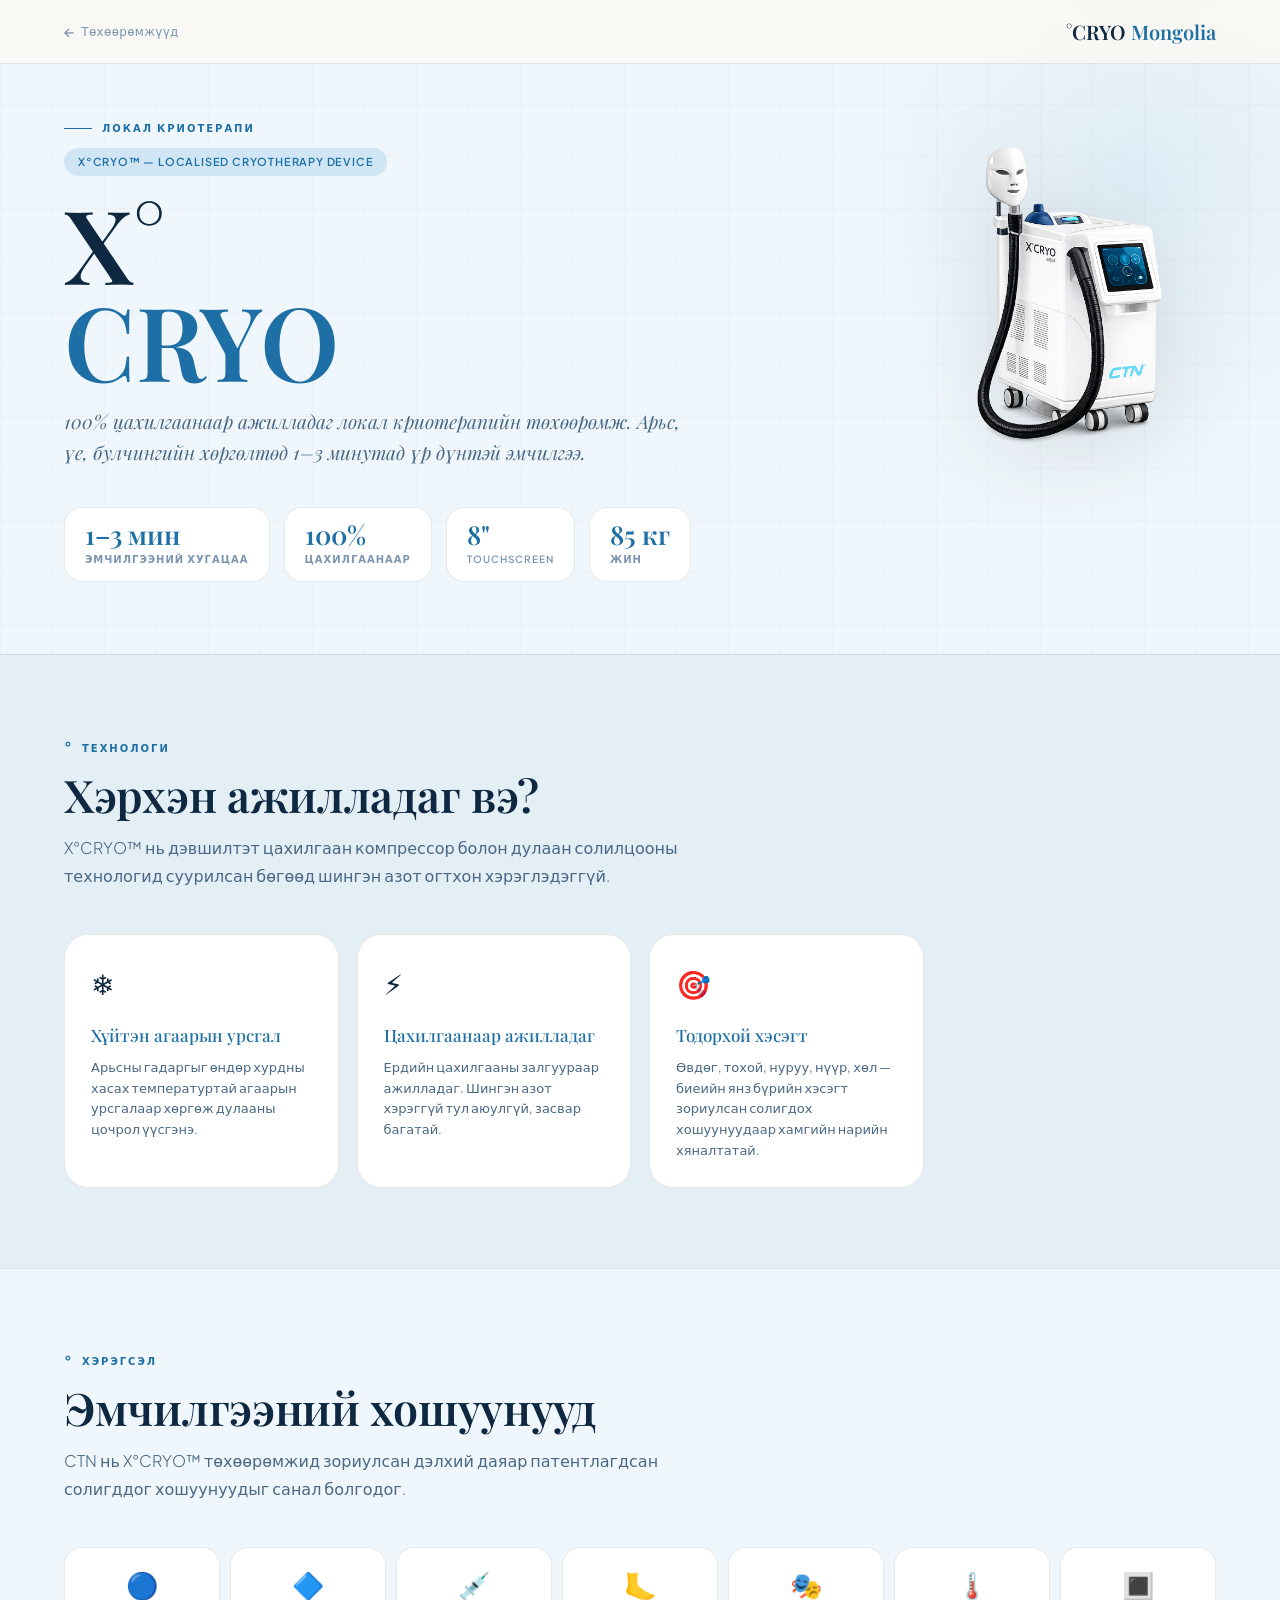
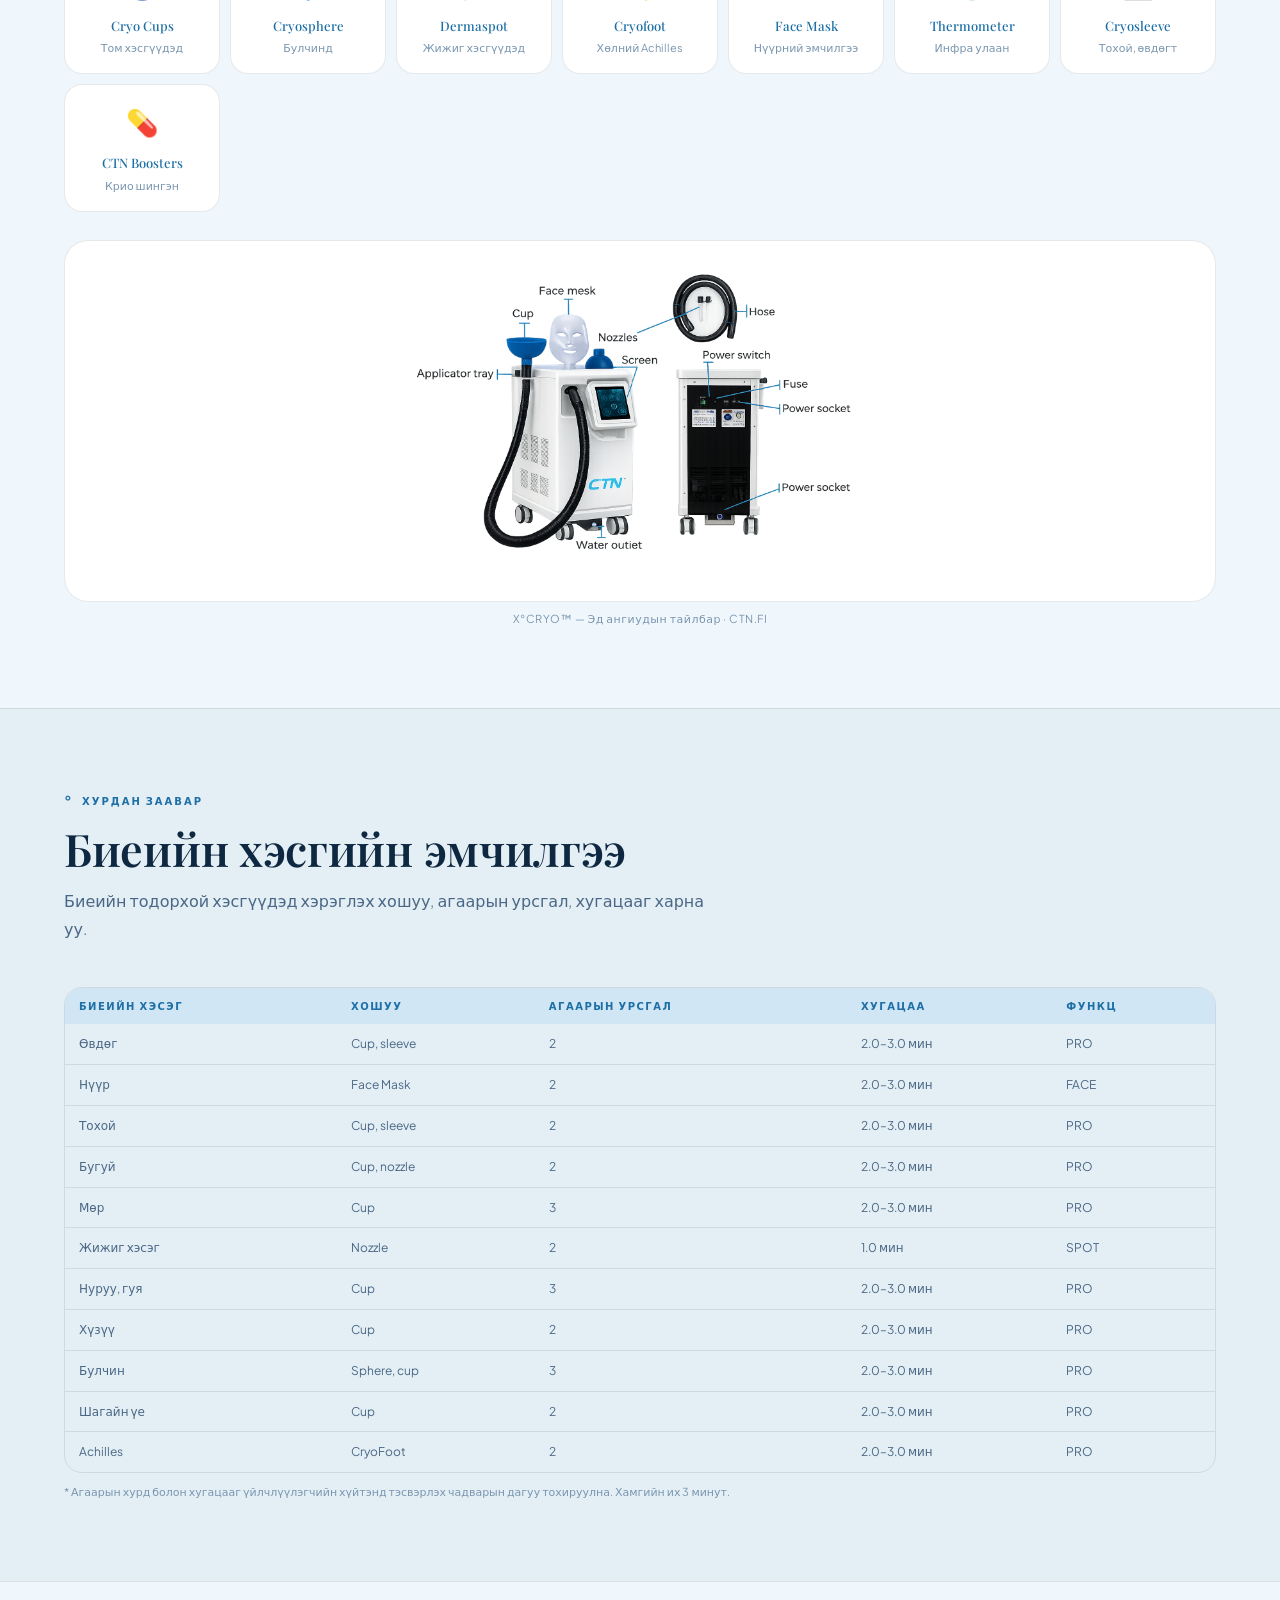
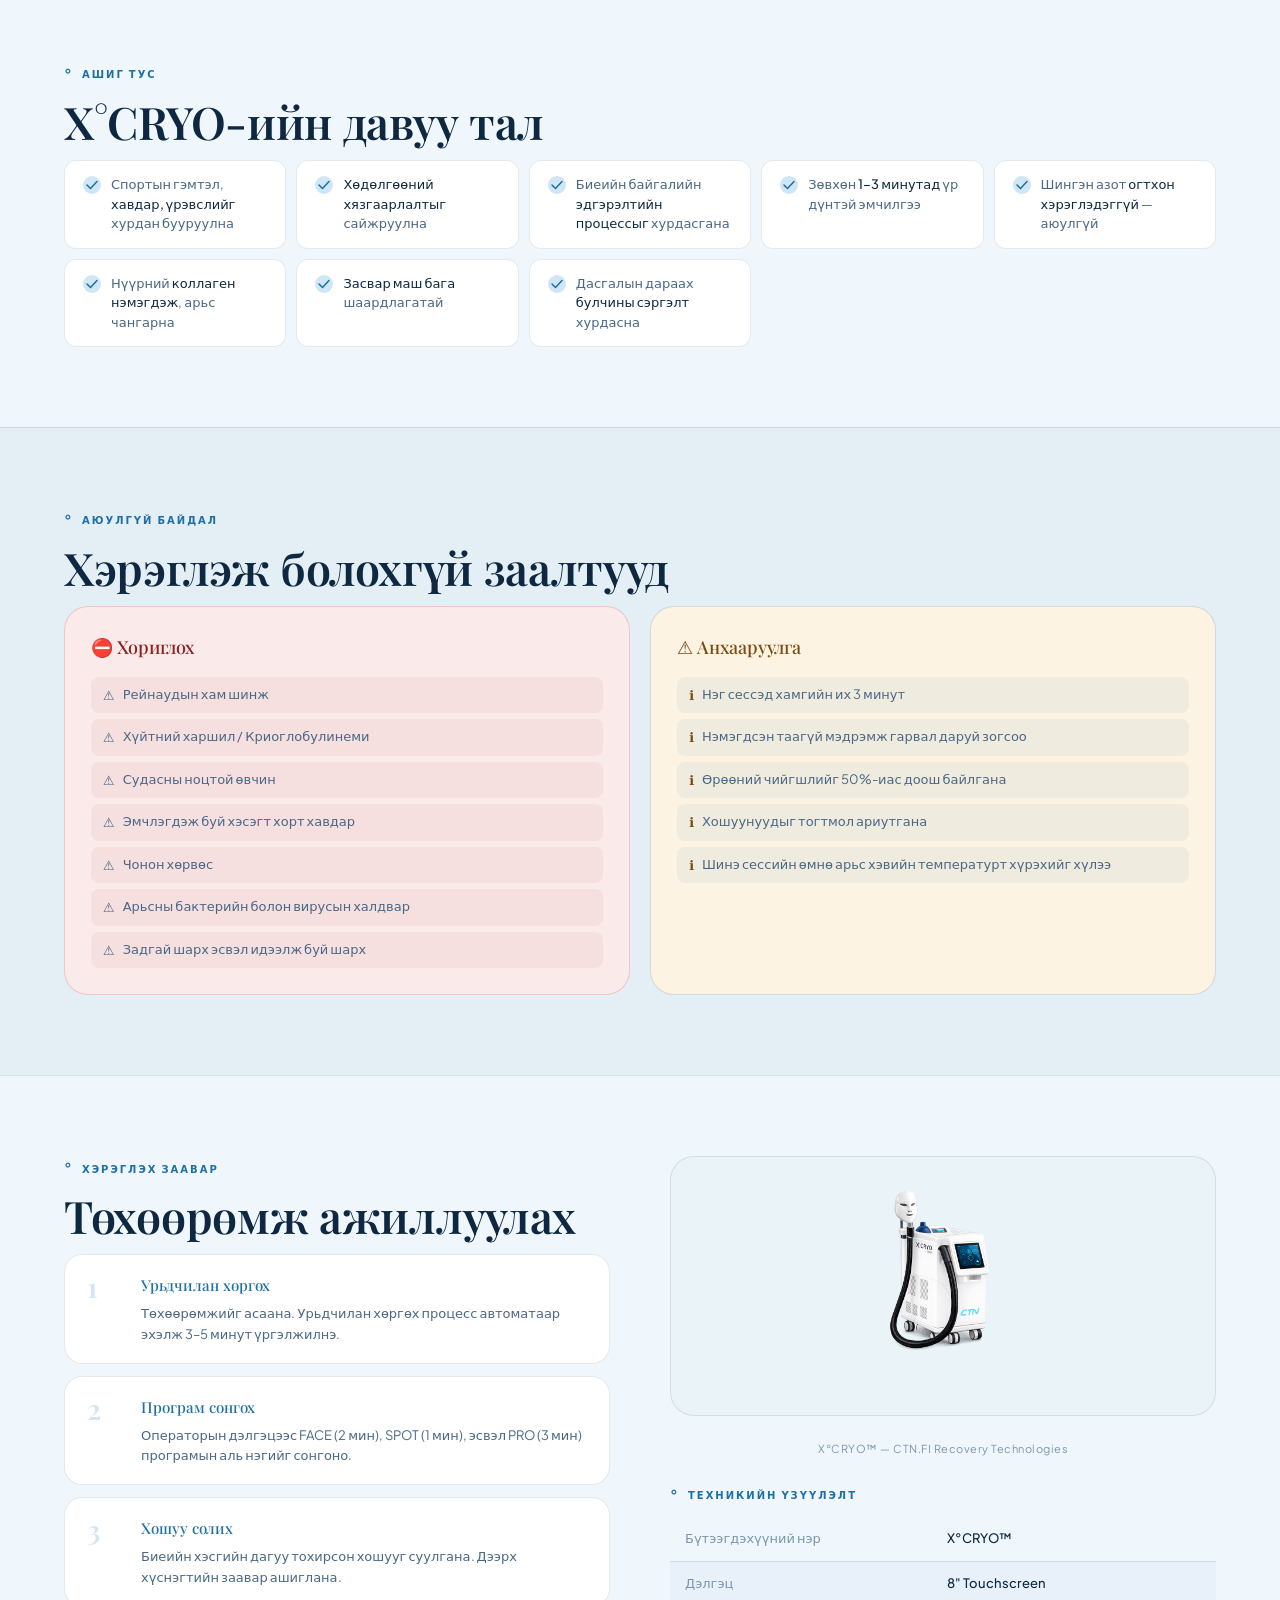
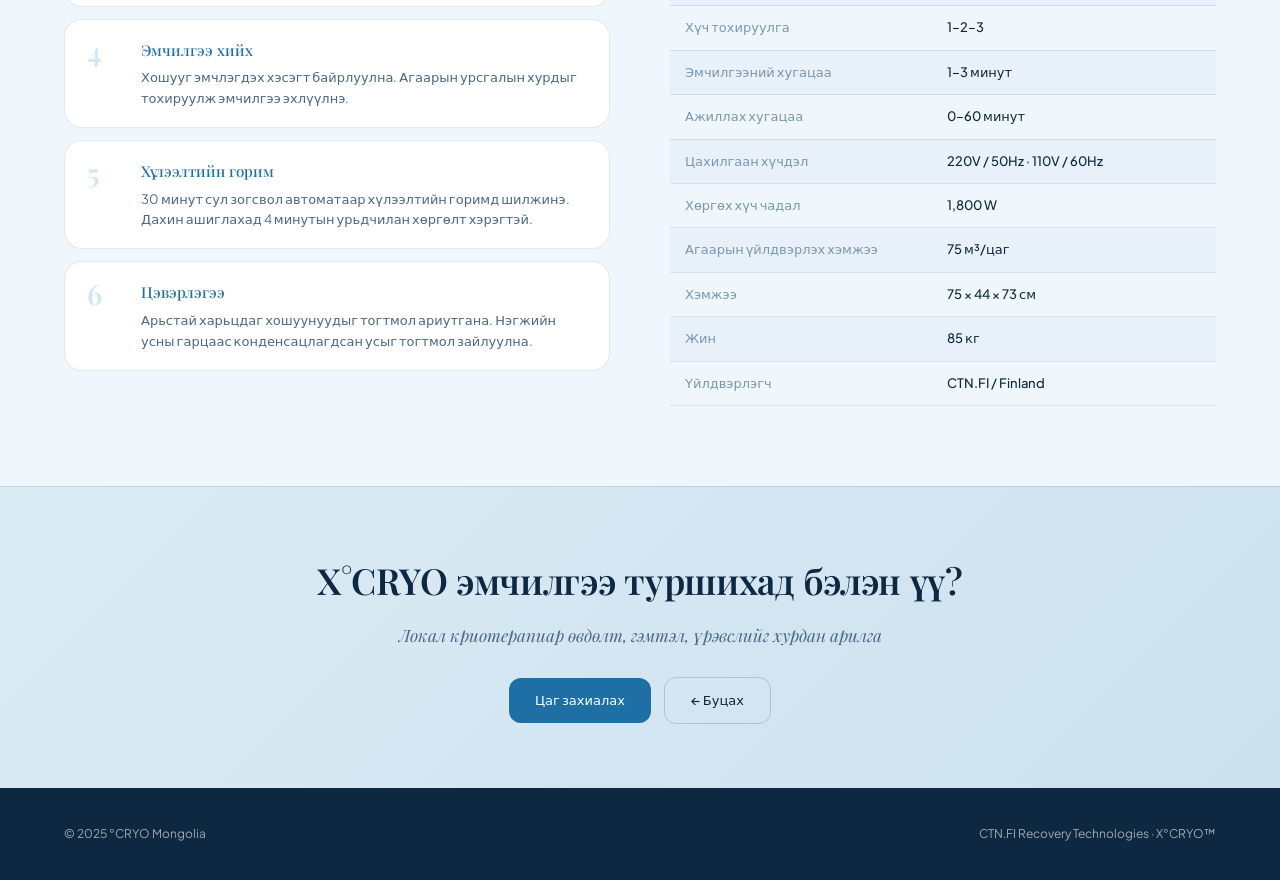
<file: xcryo.html>
<!DOCTYPE html>
<html lang="mn">
<head>
<meta charset="UTF-8"/><meta name="viewport" content="width=device-width,initial-scale=1.0"/>
<title>X°CRYO™ — °CRYO Mongolia</title>
<link href="https://fonts.googleapis.com/css2?family=Playfair+Display:wght@400;500;600&family=Plus+Jakarta+Sans:wght@300;400;500;600&display=swap" rel="stylesheet"/>
<link rel="stylesheet" href="shared.css"/>
<style>
@keyframes fadeIn{from{opacity:0}to{opacity:1}}
@media(max-width:900px){.hero-img-wrap{display:none}}
.treatment-table-wrap{overflow-x:auto;border-radius:var(--r-lg);border:1.5px solid var(--border)}
.treatment-table{width:100%;border-collapse:collapse;font-size:12px}
.treatment-table th{background:var(--accent-soft);padding:10px 14px;text-align:left;font-size:10px;letter-spacing:1.5px;text-transform:uppercase;color:var(--accent);font-weight:600}
.treatment-table td{padding:10px 14px;border-bottom:1px solid var(--border);color:var(--text-secondary)}
.treatment-table tr:last-child td{border:none}
.treatment-table tr:hover td{background:rgba(31,107,94,.03)}
</style>
</head>
<body>
<nav class="topnav">
  <a href="hub.html" class="back-btn">Төхөөрөмжүүд</a>
  <a href="hub.html" class="nav-logo">°CRYO <span>Mongolia</span></a>
</nav>

<!-- HERO — img-xcryo-1.png (real photo with mask) -->
<div class="dev-hero">
  <div class="hero-img-wrap" style="position:absolute;right:64px;top:50%;transform:translateY(-50%);z-index:2;opacity:0;animation:fadeIn 1s .7s forwards;">
    <img src="photos/img-xcryo-1.png" alt="X°CRYO" style="height:420px;width:auto;object-fit:contain;filter:drop-shadow(0 20px 44px rgba(42,31,26,.12));">
  </div>
  <div class="hero-label">Локал криотерапи</div>
  <div class="hero-tag">X°CRYO™ — Localised Cryotherapy Device</div>
  <h1 class="dev-title">X°<br><span class="accent">CRYO</span></h1>
  <p class="dev-subtitle">100% цахилгаанаар ажилладаг локал криотерапийн төхөөрөмж. Арьс, үе, булчингийн хөргөлтөд 1–3 минутад үр дүнтэй эмчилгээ.</p>
  <div class="hero-badges">
    <div class="hero-badge"><span class="hb-num">1–3 мин</span><div class="hb-label">Эмчилгээний хугацаа</div></div>
    <div class="hero-badge"><span class="hb-num">100%</span><div class="hb-label">Цахилгаанаар</div></div>
    <div class="hero-badge"><span class="hb-num">8"</span><div class="hb-label">Touchscreen</div></div>
    <div class="hero-badge"><span class="hb-num">85 кг</span><div class="hb-label">Жин</div></div>
  </div>
</div>

<!-- ЯАЖ АЖИЛЛАДАГ -->
<section class="section alt">
  <div class="sec-label">Технологи</div>
  <h2 class="sec-title reveal">Хэрхэн ажилладаг вэ?</h2>
  <p class="sec-desc reveal">X°CRYO™ нь дэвшилтэт цахилгаан компрессор болон дулаан солилцооны технологид суурилсан бөгөөд шингэн азот огтхон хэрэглэдэггүй.</p>
  <div class="feat-grid reveal">
    <div class="feat-card"><span class="feat-icon">❄️</span><div class="feat-title">Хүйтэн агаарын урсгал</div><div class="feat-desc">Арьсны гадаргыг өндөр хурдны хасах температуртай агаарын урсгалаар хөргөж дулааны цочрол үүсгэнэ.</div></div>
    <div class="feat-card"><span class="feat-icon">⚡</span><div class="feat-title">Цахилгаанаар ажилладаг</div><div class="feat-desc">Ердийн цахилгааны залгуураар ажилладаг. Шингэн азот хэрэггүй тул аюулгүй, засвар багатай.</div></div>
    <div class="feat-card"><span class="feat-icon">🎯</span><div class="feat-title">Тодорхой хэсэгт</div><div class="feat-desc">Өвдөг, тохой, нуруу, нүүр, хөл — биеийн янз бүрийн хэсэгт зориулсан солигдох хошуунуудаар хамгийн нарийн хяналтатай.</div></div>
  </div>
</section>

<!-- ЭМЧИЛГЭЭНИЙ ХОШУУНУУД + img-xcryo-2.png (diagram) -->
<section class="section">
  <div class="sec-label">Хэрэгсэл</div>
  <h2 class="sec-title reveal">Эмчилгээний хошуунууд</h2>
  <p class="sec-desc reveal">CTN нь X°CRYO™ төхөөрөмжид зориулсан дэлхий даяар патентлагдсан солигддог хошуунуудыг санал болгодог.</p>
  <div class="applicator-grid reveal">
    <div class="app-card"><div class="app-icon">🔵</div><div class="app-name">Cryo Cups</div><div class="app-desc">Том хэсгүүдэд</div></div>
    <div class="app-card"><div class="app-icon">🔷</div><div class="app-name">Cryosphere</div><div class="app-desc">Булчинд</div></div>
    <div class="app-card"><div class="app-icon">💉</div><div class="app-name">Dermaspot</div><div class="app-desc">Жижиг хэсгүүдэд</div></div>
    <div class="app-card"><div class="app-icon">🦶</div><div class="app-name">Cryofoot</div><div class="app-desc">Хөлний Achilles</div></div>
    <div class="app-card"><div class="app-icon">🎭</div><div class="app-name">Face Mask</div><div class="app-desc">Нүүрний эмчилгээ</div></div>
    <div class="app-card"><div class="app-icon">🌡️</div><div class="app-name">Thermometer</div><div class="app-desc">Инфра улаан</div></div>
    <div class="app-card"><div class="app-icon">🔳</div><div class="app-name">Cryosleeve</div><div class="app-desc">Тохой, өвдөгт</div></div>
    <div class="app-card"><div class="app-icon">💊</div><div class="app-name">CTN Boosters</div><div class="app-desc">Крио шингэн</div></div>
  </div>
  <!-- img-xcryo-2.png: component diagram -->
  <div style="margin-top:28px;border-radius:var(--r-xl);overflow:hidden;border:1.5px solid var(--border);background:#fff;" class="reveal">
    <img src="photos/img-xcryo-2.png" alt="X°CRYO diagram" style="width:100%;display:block;object-fit:contain;max-height:360px;padding:16px;">
  </div>
  <p style="font-size:11px;color:var(--text-muted);text-align:center;margin-top:8px;letter-spacing:.5px;">X°CRYO™ — Эд ангиудын тайлбар · CTN.FI</p>
</section>

<!-- ХУРДАН ЗААВАР - ХҮСНЭГТ -->
<section class="section alt">
  <div class="sec-label">Хурдан заавар</div>
  <h2 class="sec-title reveal">Биеийн хэсгийн эмчилгээ</h2>
  <p class="sec-desc reveal">Биеийн тодорхой хэсгүүдэд хэрэглэх хошуу, агаарын урсгал, хугацааг харна уу.</p>
  <div class="treatment-table-wrap reveal">
    <table class="treatment-table">
      <thead><tr><th>Биеийн хэсэг</th><th>Хошуу</th><th>Агаарын урсгал</th><th>Хугацаа</th><th>Функц</th></tr></thead>
      <tbody>
        <tr><td>Өвдөг</td><td>Cup, sleeve</td><td>2</td><td>2.0–3.0 мин</td><td>PRO</td></tr>
        <tr><td>Нүүр</td><td>Face Mask</td><td>2</td><td>2.0–3.0 мин</td><td>FACE</td></tr>
        <tr><td>Тохой</td><td>Cup, sleeve</td><td>2</td><td>2.0–3.0 мин</td><td>PRO</td></tr>
        <tr><td>Бугуй</td><td>Cup, nozzle</td><td>2</td><td>2.0–3.0 мин</td><td>PRO</td></tr>
        <tr><td>Мөр</td><td>Cup</td><td>3</td><td>2.0–3.0 мин</td><td>PRO</td></tr>
        <tr><td>Жижиг хэсэг</td><td>Nozzle</td><td>2</td><td>1.0 мин</td><td>SPOT</td></tr>
        <tr><td>Нуруу, гуя</td><td>Cup</td><td>3</td><td>2.0–3.0 мин</td><td>PRO</td></tr>
        <tr><td>Хүзүү</td><td>Cup</td><td>2</td><td>2.0–3.0 мин</td><td>PRO</td></tr>
        <tr><td>Булчин</td><td>Sphere, cup</td><td>3</td><td>2.0–3.0 мин</td><td>PRO</td></tr>
        <tr><td>Шагайн үе</td><td>Cup</td><td>2</td><td>2.0–3.0 мин</td><td>PRO</td></tr>
        <tr><td>Achilles</td><td>CryoFoot</td><td>2</td><td>2.0–3.0 мин</td><td>PRO</td></tr>
      </tbody>
    </table>
  </div>
  <p style="font-size:11px;color:var(--text-muted);margin-top:10px;">* Агаарын хурд болон хугацааг үйлчлүүлэгчийн хүйтэнд тэсвэрлэх чадварын дагуу тохируулна. Хамгийн их 3 минут.</p>
</section>

<!-- АШИГ ТУС -->
<section class="section">
  <div class="sec-label">Ашиг тус</div>
  <h2 class="sec-title reveal">X°CRYO-ийн давуу тал</h2>
  <div class="benefits-list reveal">
    <div class="benefit-item"><p>Спортын гэмтэл, <b>хавдар, үрэвслийг</b> хурдан бууруулна</p></div>
    <div class="benefit-item"><p><b>Хөдөлгөөний хязгаарлалтыг</b> сайжруулна</p></div>
    <div class="benefit-item"><p>Биеийн байгалийн <b>эдгэрэлтийн процессыг</b> хурдасгана</p></div>
    <div class="benefit-item"><p>Зөвхөн <b>1–3 минутад</b> үр дүнтэй эмчилгээ</p></div>
    <div class="benefit-item"><p>Шингэн азот <b>огтхон хэрэглэдэггүй</b> — аюулгүй</p></div>
    <div class="benefit-item"><p>Нүүрний <b>коллаген нэмэгдэж</b>, арьс чангарна</p></div>
    <div class="benefit-item"><p><b>Засвар маш бага</b> шаардлагатай</p></div>
    <div class="benefit-item"><p>Дасгалын дараах <b>булчины сэргэлт</b> хурдасна</p></div>
  </div>
</section>

<!-- ХОРИГЛОХ ЗААЛТ -->
<section class="section alt">
  <div class="sec-label">Аюулгүй байдал</div>
  <h2 class="sec-title reveal">Хэрэглэж болохгүй заалтууд</h2>
  <div class="contra-grid reveal">
    <div class="contra-box danger">
      <div class="contra-title">⛔ Хориглох</div>
      <ul class="contra-list">
        <li>Рейнаудын хам шинж</li>
        <li>Хүйтний харшил / Криоглобулинеми</li>
        <li>Судасны ноцтой өвчин</li>
        <li>Эмчлэгдэж буй хэсэгт хорт хавдар</li>
        <li>Чонон хөрвөс</li>
        <li>Арьсны бактерийн болон вирусын халдвар</li>
        <li>Задгай шарх эсвэл идээлж буй шарх</li>
      </ul>
    </div>
    <div class="contra-box warn">
      <div class="contra-title">⚠ Анхааруулга</div>
      <ul class="contra-list">
        <li>Нэг сессэд хамгийн их 3 минут</li>
        <li>Нэмэгдсэн таагүй мэдрэмж гарвал даруй зогсоо</li>
        <li>Өрөөний чийгшлийг 50%-иас доош байлгана</li>
        <li>Хошуунуудыг тогтмол ариутгана</li>
        <li>Шинэ сессийн өмнө арьс хэвийн температурт хүрэхийг хүлээ</li>
      </ul>
    </div>
  </div>
</section>

<!-- ХЭРЭГЛЭХ ЗААВАР + SPECS -->
<section class="section">
  <div class="two-col">
    <div>
      <div class="sec-label">Хэрэглэх заавар</div>
      <h2 class="sec-title reveal">Төхөөрөмж ажиллуулах</h2>
      <div class="howto-steps reveal">
        <div class="howto-step"><div class="hs-num">1</div><div class="hs-content"><h4>Урьдчилан хөргөх</h4><p>Төхөөрөмжийг асаана. Урьдчилан хөргөх процесс автоматаар эхэлж 3–5 минут үргэлжилнэ.</p></div></div>
        <div class="howto-step"><div class="hs-num">2</div><div class="hs-content"><h4>Програм сонгох</h4><p>Операторын дэлгэцээс FACE (2 мин), SPOT (1 мин), эсвэл PRO (3 мин) програмын аль нэгийг сонгоно.</p></div></div>
        <div class="howto-step"><div class="hs-num">3</div><div class="hs-content"><h4>Хошуу солих</h4><p>Биеийн хэсгийн дагуу тохирсон хошууг суулгана. Дээрх хүснэгтийн заавар ашиглана.</p></div></div>
        <div class="howto-step"><div class="hs-num">4</div><div class="hs-content"><h4>Эмчилгээ хийх</h4><p>Хошууг эмчлэгдэх хэсэгт байрлуулна. Агаарын урсгалын хурдыг тохируулж эмчилгээ эхлүүлнэ.</p></div></div>
        <div class="howto-step"><div class="hs-num">5</div><div class="hs-content"><h4>Хүлээлтийн горим</h4><p>30 минут сул зогсвол автоматаар хүлээлтийн горимд шилжинэ. Дахин ашиглахад 4 минутын урьдчилан хөргөлт хэрэгтэй.</p></div></div>
        <div class="howto-step"><div class="hs-num">6</div><div class="hs-content"><h4>Цэвэрлэгээ</h4><p>Арьстай харьцдаг хошуунуудыг тогтмол ариутгана. Нэгжийн усны гарцаас конденсацлагдсан усыг тогтмол зайлуулна.</p></div></div>
      </div>
    </div>
    <div class="reveal">
      <img src="photos/img-xcryo-1.png" alt="X°CRYO" style="width:100%;display:block;border-radius:var(--r-xl);border:1.5px solid var(--border);object-fit:contain;background:var(--bg-subtle);padding:16px;max-height:260px;margin-bottom:24px;">
      <p style="font-size:11px;color:var(--text-muted);text-align:center;margin-bottom:24px;letter-spacing:.5px;">X°CRYO™ — CTN.FI Recovery Technologies</p>
      <div class="sec-label">Техникийн үзүүлэлт</div>
      <table class="spec-table">
        <tr><td>Бүтээгдэхүүний нэр</td><td>X°CRYO™</td></tr>
        <tr><td>Дэлгэц</td><td>8" Touchscreen</td></tr>
        <tr><td>Хүч тохируулга</td><td>1–2–3</td></tr>
        <tr><td>Эмчилгээний хугацаа</td><td>1–3 минут</td></tr>
        <tr><td>Ажиллах хугацаа</td><td>0–60 минут</td></tr>
        <tr><td>Цахилгаан хүчдэл</td><td>220V / 50Hz · 110V / 60Hz</td></tr>
        <tr><td>Хөргөх хүч чадал</td><td>1,800 W</td></tr>
        <tr><td>Агаарын үйлдвэрлэх хэмжээ</td><td>75 м³/цаг</td></tr>
        <tr><td>Хэмжээ</td><td>75 × 44 × 73 см</td></tr>
        <tr><td>Жин</td><td>85 кг</td></tr>
        <tr><td>Үйлдвэрлэгч</td><td>CTN.FI / Finland</td></tr>
      </table>
    </div>
  </div>
</section>

<div class="cta-bar">
  <h3>X°CRYO эмчилгээ туршихад бэлэн үү?</h3>
  <p>Локал криотерапиар өвдөлт, гэмтэл, үрэвслийг хурдан арилга</p>
  <a href="index.html#contact" class="btn btn-primary">Цаг захиалах</a>
  <a href="hub.html" class="btn btn-outline" style="margin-left:10px;">← Буцах</a>
</div>
<footer><p>© 2025 °CRYO Mongolia</p><p>CTN.FI Recovery Technologies · X°CRYO™</p></footer>
<script>
document.querySelectorAll('.reveal').forEach(r=>
  new IntersectionObserver(([e])=>e.isIntersecting&&r.classList.add('visible'),{threshold:.1}).observe(r)
);
</script>
</body>
</html>
</file>
<file: index.css>
@import url('https://fonts.googleapis.com/css2?family=Playfair+Display:wght@400;500;600&family=Plus+Jakarta+Sans:wght@300;400;500;600&display=swap');

:root {
  --bg-page:    #f0f7fc;
  --bg-surface: #e4eef5;
  --bg-card:    #ffffff;
  --bg-subtle:  #eaf3f8;
  --text-primary:   #0d2840;
  --text-secondary: #4a6885;
  --text-muted:     #7a96b0;
  --accent:         #1d6fa5;
  --accent-soft:    #d0e6f5;
  --accent-hover:   #155785;
  --accent-mid:     #2d8cc8;
  --gold:           #5b8caf;
  --gold-soft:      #dce8f0;
  --border:         rgba(13,40,64,.10);
  --border-mid:     rgba(13,40,64,.18);
  --border-strong:  rgba(13,40,64,.28);
  --danger-soft:    #faeaea;
  --danger-text:    #8b2020;
  --warn-soft:      #fdf3e3;
  --warn-text:      #7a4a10;
  --ff-display: 'Playfair Display', Georgia, serif;
  --ff-body:    'Plus Jakarta Sans', system-ui, sans-serif;
  --r-sm: 8px; --r-md: 12px; --r-lg: 18px; --r-xl: 24px;
  --ease: .22s ease;
}

*,*::before,*::after{box-sizing:border-box;margin:0;padding:0}
html{scroll-behavior:smooth}
body{background:var(--bg-page);color:var(--text-primary);font-family:var(--ff-body);font-weight:400;line-height:1.65;overflow-x:hidden;-webkit-font-smoothing:antialiased}
::-webkit-scrollbar{width:5px}
::-webkit-scrollbar-track{background:var(--bg-page)}
::-webkit-scrollbar-thumb{background:var(--accent-soft);border-radius:4px}

nav{position:fixed;top:0;width:100%;z-index:200;padding:0 64px;height:68px;display:flex;align-items:center;justify-content:space-between;gap:24px;background:rgba(250,248,244,.92);backdrop-filter:blur(14px);border-bottom:1px solid var(--border);transition:box-shadow var(--ease)}
nav.scrolled{background:rgba(250,248,244,.97);box-shadow:0 2px 20px rgba(13,40,64,.06)}
.nav-logo{font-family:var(--ff-display);font-size:22px;font-weight:600;color:var(--text-primary);text-decoration:none;flex-shrink:0}
.nav-logo span{color:var(--accent)}
.nav-links{display:flex;gap:36px;list-style:none}
.nav-links a{font-size:13px;font-weight:500;color:var(--text-secondary);text-decoration:none;transition:color var(--ease);position:relative}
.nav-links a::after{content:'';position:absolute;bottom:-4px;left:0;right:0;height:1.5px;background:var(--accent);transform:scaleX(0);transform-origin:right;transition:transform var(--ease)}
.nav-links a:hover{color:var(--accent)}
.nav-links a:hover::after{transform:scaleX(1);transform-origin:left}
.nav-cta{padding:9px 22px;background:var(--accent);color:#fff;font-size:13px;font-weight:500;border-radius:var(--r-md);text-decoration:none;transition:background var(--ease),transform var(--ease)}
.nav-cta:hover{background:var(--accent-hover);transform:translateY(-1px)}
.hamburger{display:none;flex-direction:column;gap:5px;cursor:pointer;padding:4px}
.hamburger span{width:22px;height:1.5px;background:var(--text-primary);display:block;transition:all .3s;border-radius:2px}

.hero{min-height:100vh;display:flex;align-items:center;position:relative;overflow:hidden;padding-top:68px;background:var(--bg-page)}
.hero-bg-shape{position:absolute;border-radius:50%;pointer-events:none}
.hero-bg-shape.s1{width:700px;height:700px;background:radial-gradient(circle,rgba(29,111,165,.08) 0%,transparent 70%);top:-100px;right:-150px}
.hero-bg-shape.s2{width:400px;height:400px;background:radial-gradient(circle,rgba(91,140,175,.08) 0%,transparent 70%);bottom:0;left:-80px}
.hero-inner{position:relative;z-index:2;padding:80px 64px;max-width:780px}
.hero-chip{display:inline-flex;align-items:center;gap:8px;padding:6px 14px;background:var(--accent-soft);color:var(--accent);font-size:12px;font-weight:500;letter-spacing:.5px;border-radius:99px;margin-bottom:28px;opacity:0;animation:fadeUp .7s .1s forwards}
.hero-chip::before{content:'';width:6px;height:6px;background:var(--accent-mid);border-radius:50%;flex-shrink:0}
.hero-title{font-family:var(--ff-display);font-size:clamp(48px,7vw,96px);font-weight:600;line-height:1.02;letter-spacing:-.5px;color:var(--text-primary);margin-bottom:24px;opacity:0;animation:fadeUp .7s .25s forwards}
.hero-title .accent{color:var(--accent)}
.hero-title em{font-style:italic;color:var(--gold)}
.hero-sub{font-size:18px;font-weight:300;line-height:1.7;color:var(--text-secondary);max-width:540px;margin-bottom:44px;opacity:0;animation:fadeUp .7s .4s forwards}
.hero-actions{display:flex;gap:14px;flex-wrap:wrap;opacity:0;animation:fadeUp .7s .55s forwards}
.hero-temp-badge{position:absolute;right:80px;top:50%;transform:translateY(-50%);text-align:center;z-index:2;opacity:0;animation:fadeIn 1s .9s forwards}
.temp-ring{width:180px;height:180px;border-radius:50%;border:1.5px solid rgba(29,111,165,.15);display:flex;flex-direction:column;align-items:center;justify-content:center;position:relative;background:rgba(255,255,255,.7)}
.temp-ring::before{content:'';position:absolute;inset:10px;border-radius:50%;border:1px dashed rgba(29,111,165,.15)}
.temp-ring .t-num{font-family:var(--ff-display);font-size:44px;font-weight:600;color:var(--accent);line-height:1}
.temp-ring .t-unit{font-size:12px;color:var(--text-muted);letter-spacing:2px;margin-top:4px}
.hero-scroll-hint{position:absolute;bottom:40px;left:64px;display:flex;align-items:center;gap:10px;font-size:11px;letter-spacing:2px;text-transform:uppercase;color:var(--text-muted);opacity:0;animation:fadeIn .8s 1.1s forwards}
.scroll-line{width:36px;height:1px;background:linear-gradient(90deg,transparent,var(--accent))}

.btn{display:inline-flex;align-items:center;gap:8px;padding:13px 28px;font-family:var(--ff-body);font-size:13px;font-weight:500;letter-spacing:.3px;border-radius:var(--r-md);text-decoration:none;cursor:pointer;border:none;transition:all var(--ease);white-space:nowrap}
.btn-primary{background:var(--accent);color:#fff}
.btn-primary:hover{background:var(--accent-hover);transform:translateY(-2px);box-shadow:0 8px 24px rgba(29,111,165,.2)}
.btn-outline{background:transparent;color:var(--text-primary);border:1.5px solid var(--border-mid)}
.btn-outline:hover{border-color:var(--accent);color:var(--accent);transform:translateY(-2px)}
.btn-gold{background:var(--gold);color:#fff}
.btn-gold:hover{background:#9c5e22;transform:translateY(-2px)}

.section{padding:100px 64px}
.section.alt{background:var(--bg-surface)}
.section.white{background:#ffffff}
section+section{border-top:1px solid var(--border)}

.section-chip{display:inline-flex;align-items:center;gap:6px;padding:5px 12px;background:var(--accent-soft);color:var(--accent);font-size:11px;font-weight:600;letter-spacing:1px;text-transform:uppercase;border-radius:99px;margin-bottom:16px}
.section-title{font-family:var(--ff-display);font-size:clamp(28px,3.5vw,52px);font-weight:600;line-height:1.1;letter-spacing:-.3px;color:var(--text-primary);margin-bottom:16px}
.section-title .accent{color:var(--accent)}
.section-desc{font-size:16px;font-weight:300;line-height:1.75;color:var(--text-secondary);max-width:580px;margin-bottom:52px}

.about{display:grid;grid-template-columns:1fr 1fr;gap:80px;align-items:center}
.about-visual{position:relative;height:520px;border-radius:var(--r-xl);overflow:visible}
.about-card-main{position:absolute;inset:0;background:linear-gradient(145deg,#e8f5f2,#d4ede8);border-radius:var(--r-xl);border:1.5px solid rgba(29,111,165,.12);display:flex;align-items:center;justify-content:center;overflow:hidden}
.cryo-anim{width:200px;height:200px;position:relative}
.cryo-ring{position:absolute;border-radius:50%;border:1.5px solid rgba(29,111,165,.2);animation:spin linear infinite}
.cryo-ring:nth-child(1){inset:0;animation-duration:18s}
.cryo-ring:nth-child(2){inset:24px;animation-duration:12s;animation-direction:reverse;border-style:dashed;border-color:rgba(29,111,165,.12)}
.cryo-ring:nth-child(3){inset:48px;animation-duration:8s}
.cryo-core{position:absolute;inset:64px;background:rgba(29,111,165,.1);border-radius:50%;display:flex;align-items:center;justify-content:center}
.cryo-temp{font-family:var(--ff-display);font-size:28px;font-weight:600;color:var(--accent);text-align:center;line-height:1.2}
@keyframes spin{to{transform:rotate(360deg)}}
.about-float-badge{position:absolute;bottom:28px;right:-24px;background:#ffffff;border:1.5px solid var(--border);border-radius:var(--r-lg);padding:18px 22px;box-shadow:0 8px 32px rgba(13,40,64,.1)}
.fb-num{font-family:var(--ff-display);font-size:36px;font-weight:600;color:var(--accent);line-height:1}
.fb-label{font-size:11px;font-weight:500;color:var(--text-muted);letter-spacing:1px;text-transform:uppercase;margin-top:4px}
.pillars{display:grid;grid-template-columns:1fr 1fr;gap:16px;margin-top:44px}
.pillar{padding:20px;background:var(--bg-card);border:1.5px solid var(--border);border-radius:var(--r-lg);transition:border-color var(--ease),box-shadow var(--ease)}
.pillar:hover{border-color:var(--accent-soft);box-shadow:0 4px 20px rgba(29,111,165,.09)}
.pillar-num{font-family:var(--ff-display);font-size:28px;font-weight:400;color:var(--accent-soft);line-height:1;margin-bottom:6px}
.pillar h4{font-size:12px;font-weight:600;color:var(--accent);letter-spacing:.5px;margin-bottom:5px;text-transform:uppercase}
.pillar p{font-size:13px;color:var(--text-secondary);line-height:1.55}

.tab-row{display:flex;gap:6px;flex-wrap:wrap}
.tab-btn{padding:8px 18px;background:transparent;border:1.5px solid var(--border);border-radius:99px;font-family:var(--ff-body);font-size:12px;font-weight:500;color:var(--text-secondary);cursor:pointer;transition:all var(--ease)}
.tab-btn:hover,.tab-btn.active{background:var(--accent);border-color:var(--accent);color:#fff}
.treatments-header{display:flex;justify-content:space-between;align-items:flex-end;margin-bottom:52px;flex-wrap:wrap;gap:20px}
.treatment-grid{display:grid;grid-template-columns:repeat(auto-fill,minmax(280px,1fr));gap:20px}
.treatment-card{background:var(--bg-card);border:1.5px solid var(--border);border-radius:var(--r-xl);overflow:hidden;cursor:pointer;transition:all var(--ease);display:none}
.treatment-card.active-card{display:block}
.treatment-card:hover{border-color:rgba(29,111,165,.3);transform:translateY(-4px);box-shadow:0 12px 40px rgba(13,40,64,.1)}
.card-visual{height:160px;background:linear-gradient(135deg,var(--bg-surface),var(--accent-soft));display:flex;align-items:center;justify-content:center;position:relative;overflow:hidden}
.card-visual::after{content:'';position:absolute;inset:0;background:linear-gradient(to bottom,transparent 30%,rgba(255,255,255,.6))}
.card-icon{font-size:52px;opacity:.5;transition:all var(--ease)}
.treatment-card:hover .card-icon{opacity:.75;transform:scale(1.1)}
.card-body{padding:20px 22px 24px}
.card-tag{display:inline-block;padding:3px 10px;background:var(--accent-soft);color:var(--accent);font-size:10px;font-weight:600;letter-spacing:.8px;text-transform:uppercase;border-radius:99px;margin-bottom:10px}
.card-title{font-family:var(--ff-display);font-size:19px;font-weight:500;color:var(--text-primary);margin-bottom:7px;line-height:1.25}
.card-desc{font-size:13px;color:var(--text-secondary);line-height:1.6}
.card-link{display:inline-flex;align-items:center;gap:5px;margin-top:14px;font-size:12px;font-weight:500;color:var(--accent);text-decoration:none;transition:gap var(--ease)}
.card-link:hover{gap:9px}

.benefits-grid{display:grid;grid-template-columns:repeat(5,1fr);gap:16px;margin-top:60px}
.benefit-item{padding:28px 20px;background:var(--bg-card);border:1.5px solid var(--border);border-radius:var(--r-xl);text-align:center;transition:all var(--ease)}
.benefit-item:hover{border-color:rgba(29,111,165,.25);transform:translateY(-5px);box-shadow:0 8px 28px rgba(13,40,64,.08)}
.benefit-icon{font-size:32px;margin-bottom:14px;display:block}
.benefit-title{font-family:var(--ff-display);font-size:16px;font-weight:500;color:var(--accent);margin-bottom:12px}
.benefit-list{list-style:none}
.benefit-list li{font-size:12px;color:var(--text-secondary);padding:4px 0;border-bottom:1px solid var(--border);line-height:1.5}
.benefit-list li:last-child{border:none}

.stats{padding:80px 64px;background:linear-gradient(135deg,#dcecf5 0%,#cce0ee 100%);border-top:1px solid var(--border);border-bottom:1px solid var(--border)}
.stats-grid{display:grid;grid-template-columns:repeat(4,1fr);gap:0}
.stat-item{text-align:center;padding:36px 20px;border-right:1px solid rgba(29,111,165,.12)}
.stat-item:last-child{border-right:none}
.stat-num{font-family:var(--ff-display);font-size:clamp(44px,5.5vw,72px);font-weight:600;color:var(--accent);line-height:1;display:block}
.stat-unit{font-size:.45em;color:var(--gold)}
.stat-label{font-size:11px;font-weight:500;letter-spacing:1.5px;color:var(--text-muted);text-transform:uppercase;margin-top:8px}

.process-steps{display:grid;grid-template-columns:repeat(4,1fr);gap:0;margin-top:60px;position:relative}
.process-steps::before{content:'';position:absolute;top:38px;left:8%;right:8%;height:1.5px;background:linear-gradient(90deg,transparent,rgba(29,111,165,.2),transparent)}
.process-step{text-align:center;padding:0 20px;position:relative}
.step-bubble{width:76px;height:76px;border-radius:50%;border:2px solid rgba(29,111,165,.2);background:var(--bg-card);display:flex;align-items:center;justify-content:center;margin:0 auto 22px;font-family:var(--ff-display);font-size:22px;font-weight:600;color:var(--accent);position:relative;z-index:1;transition:all var(--ease)}
.process-step:hover .step-bubble{background:var(--accent);color:#fff;border-color:var(--accent);box-shadow:0 8px 24px rgba(29,111,165,.22)}
.process-step h4{font-family:var(--ff-display);font-size:16px;font-weight:500;color:var(--text-primary);margin-bottom:8px}
.process-step p{font-size:13px;color:var(--text-secondary);line-height:1.6}

.pricing-grid{display:grid;grid-template-columns:repeat(3,1fr);gap:24px;margin-top:60px}
.price-card{background:var(--bg-card);border:1.5px solid var(--border);border-radius:var(--r-xl);padding:36px 28px 32px;position:relative;transition:all var(--ease)}
.price-card.featured{border-color:var(--accent);border-width:2px;background:linear-gradient(160deg,rgba(29,111,165,.05),#fff)}
.price-card:hover{transform:translateY(-5px);box-shadow:0 16px 48px rgba(13,40,64,.1)}
.price-badge-top{position:absolute;top:-13px;left:50%;transform:translateX(-50%);background:var(--accent);color:#fff;font-size:10px;font-weight:600;letter-spacing:1px;text-transform:uppercase;padding:4px 16px;border-radius:99px;white-space:nowrap}
.price-name{font-family:var(--ff-display);font-size:22px;font-weight:500;color:var(--text-primary);margin-bottom:8px}
.price-desc{font-size:13px;color:var(--text-secondary);line-height:1.6;margin-bottom:24px;min-height:52px}
.price-amount{font-family:var(--ff-display);font-size:48px;font-weight:600;color:var(--accent);line-height:1}
.price-currency{font-size:22px;color:var(--gold)}
.price-period{font-size:13px;color:var(--text-muted);margin-bottom:24px}
.price-features{list-style:none;margin-bottom:28px}
.price-features li{font-size:13px;color:var(--text-secondary);padding:9px 0;border-bottom:1px solid var(--border);display:flex;align-items:center;gap:8px}
.price-features li:last-child{border:none}
.price-features li::before{content:'';width:16px;height:16px;background:var(--accent-soft);border-radius:50%;flex-shrink:0;background-image:url("data:image/svg+xml,%3Csvg xmlns='http://www.w3.org/2000/svg' viewBox='0 0 16 16'%3E%3Cpath d='M3.5 8l3 3 6-6' stroke='%231d6fa5' stroke-width='1.5' fill='none' stroke-linecap='round' stroke-linejoin='round'/%3E%3C/svg%3E")}

.contact-grid{display:grid;grid-template-columns:1fr 1fr;gap:80px;margin-top:60px}
.form-group{display:flex;flex-direction:column;gap:7px;margin-bottom:16px}
.form-group label{font-size:11px;font-weight:600;letter-spacing:1px;text-transform:uppercase;color:var(--text-muted)}
.form-group input,.form-group select,.form-group textarea{background:var(--bg-card);border:1.5px solid var(--border);color:var(--text-primary);font-family:var(--ff-body);font-size:14px;padding:12px 15px;border-radius:var(--r-md);transition:border-color var(--ease),box-shadow var(--ease);outline:none}
.form-group input:focus,.form-group select:focus,.form-group textarea:focus{border-color:var(--accent);box-shadow:0 0 0 3px rgba(29,111,165,.1)}
.form-group textarea{resize:vertical;min-height:110px}
.info-block{padding:22px 0;border-bottom:1px solid var(--border)}
.info-block:last-of-type{border:none}
.info-label{font-size:10px;font-weight:600;letter-spacing:2px;text-transform:uppercase;color:var(--accent);margin-bottom:6px}
.info-value{font-size:15px;color:var(--text-primary);line-height:1.6}
.social-row{display:flex;gap:10px;margin-top:28px}
.social-btn{width:40px;height:40px;border:1.5px solid var(--border);border-radius:var(--r-md);display:flex;align-items:center;justify-content:center;color:var(--text-secondary);font-size:15px;text-decoration:none;transition:all var(--ease)}
.social-btn:hover{border-color:var(--accent);color:var(--accent);background:var(--accent-soft)}

footer{background:var(--text-primary);color:rgba(255,255,255,.7);padding:64px}
.footer-grid{display:grid;grid-template-columns:2fr 1fr 1fr 1fr;gap:48px;margin-bottom:48px}
.footer-logo{font-family:var(--ff-display);font-size:22px;font-weight:600;color:#fff}
.footer-logo span{color:var(--accent-mid)}
.footer-brand p{font-size:13px;line-height:1.7;margin-top:14px;max-width:280px;color:rgba(255,255,255,.5)}
.footer-col h5{font-size:10px;font-weight:600;letter-spacing:2px;text-transform:uppercase;color:rgba(255,255,255,.4);margin-bottom:18px}
.footer-col ul{list-style:none;display:flex;flex-direction:column;gap:10px}
.footer-col a{font-size:13px;color:rgba(255,255,255,.55);text-decoration:none;transition:color var(--ease)}
.footer-col a:hover{color:rgba(255,255,255,.9)}
.footer-bottom{padding-top:28px;border-top:1px solid rgba(255,255,255,.08);display:flex;justify-content:space-between;align-items:center;flex-wrap:wrap;gap:10px}
.footer-bottom p{font-size:12px;color:rgba(255,255,255,.35)}

.modal-overlay{position:fixed;inset:0;background:rgba(13,40,64,.55);backdrop-filter:blur(6px);z-index:300;display:flex;align-items:center;justify-content:center;padding:20px;opacity:0;pointer-events:none;transition:opacity .3s}
.modal-overlay.open{opacity:1;pointer-events:auto}
.modal{background:var(--bg-card);border:1.5px solid var(--border);border-radius:var(--r-xl);padding:44px;max-width:520px;width:100%;max-height:92vh;overflow-y:auto;transform:translateY(16px) scale(.98);transition:transform .3s;position:relative}
.modal::-webkit-scrollbar{width:4px}
.modal::-webkit-scrollbar-thumb{background:var(--accent-soft);border-radius:4px}
.modal-overlay.open .modal{transform:translateY(0) scale(1)}
.modal-close{position:absolute;top:18px;right:20px;background:var(--bg-surface);border:none;width:32px;height:32px;border-radius:50%;font-size:16px;color:var(--text-muted);cursor:pointer;display:flex;align-items:center;justify-content:center;transition:all var(--ease)}
.modal-close:hover{background:var(--accent-soft);color:var(--accent)}
.step-indicator{display:flex;align-items:center;gap:0;margin-bottom:28px}
.step-dot{width:30px;height:30px;border-radius:50%;border:1.5px solid var(--border-mid);display:flex;align-items:center;justify-content:center;font-size:12px;font-weight:600;color:var(--text-muted);flex-shrink:0;transition:all .3s}
.step-dot.active{border-color:var(--accent);color:var(--accent);background:var(--accent-soft)}
.step-dot.done{background:var(--accent);border-color:var(--accent);color:#fff}
.step-line{flex:1;height:1.5px;background:var(--border);transition:background .3s}
.step-line.done{background:var(--accent)}
.step-panel{display:none}
.step-panel.active{display:block}
.deposit-badge{display:flex;align-items:center;gap:14px;padding:14px 18px;background:var(--accent-soft);border-radius:var(--r-lg);border:1.5px solid rgba(29,111,165,.2);margin:18px 0}
.dep-amount{font-family:var(--ff-display);font-size:28px;font-weight:600;color:var(--accent);flex-shrink:0}
.dep-info .dep-title{font-size:13px;font-weight:500;color:var(--text-primary)}
.dep-info .dep-sub{font-size:12px;color:var(--text-muted);margin-top:2px}
.date-nav{display:flex;align-items:stretch;border:1.5px solid var(--border);border-radius:var(--r-md);overflow:hidden;margin:8px 0 14px;background:var(--bg-card)}
.date-nav-btn{width:36px;flex-shrink:0;background:var(--bg-surface);border:none;color:var(--accent);font-size:18px;cursor:pointer;transition:background var(--ease)}
.date-nav-btn:hover:not(:disabled){background:var(--accent-soft)}
.date-nav-btn:disabled{color:var(--text-muted);cursor:not-allowed}
.date-tabs{display:flex;flex:1;overflow:hidden}
.date-tab{flex:1;padding:10px 6px;cursor:pointer;text-align:center;border-right:1px solid var(--border);transition:all var(--ease);user-select:none}
.date-tab:last-child{border-right:none}
.date-tab:hover:not(.selected){background:var(--bg-subtle)}
.date-tab.selected{background:var(--accent-soft)}
.date-tab .dt-wd{font-size:9px;font-weight:600;color:var(--text-muted);text-transform:uppercase;letter-spacing:.5px}
.date-tab .dt-d{font-size:17px;font-weight:600;color:var(--text-primary);line-height:1.2}
.date-tab .dt-m{font-size:9px;color:var(--text-muted)}
.date-tab.selected .dt-d,.date-tab.selected .dt-wd{color:var(--accent)}
.time-grid{display:grid;grid-template-columns:repeat(4,1fr);gap:6px;margin-top:8px}
.time-slot{padding:10px 4px;text-align:center;font-size:12px;font-weight:500;border:1.5px solid var(--border);border-radius:var(--r-sm);background:var(--bg-card);color:var(--text-secondary);cursor:pointer;transition:all var(--ease);user-select:none}
.time-slot:hover:not(.booked){border-color:var(--accent);color:var(--accent);background:var(--accent-soft)}
.time-slot.selected{border-color:var(--accent);color:var(--accent);background:var(--accent-soft)}
.time-slot.booked{opacity:.3;cursor:not-allowed;text-decoration:line-through}
.order-summary{border:1.5px solid var(--border);border-radius:var(--r-lg);background:var(--bg-surface);overflow:hidden;margin-bottom:18px}
.order-row{display:flex;justify-content:space-between;padding:10px 16px;font-size:13px;color:var(--text-secondary);border-bottom:1px solid var(--border)}
.order-row:last-child{border:none;font-weight:600;color:var(--text-primary)}
.order-row:last-child span:last-child{color:var(--accent);font-size:15px}
.bank-grid{display:grid;grid-template-columns:1fr 1fr;gap:8px}
.bank-btn{padding:13px 14px;border:1.5px solid var(--border);border-radius:var(--r-md);cursor:pointer;transition:all var(--ease);background:var(--bg-card);display:flex;align-items:center;gap:10px}
.bank-btn:hover{border-color:var(--accent);background:var(--accent-soft)}
.bank-btn.selected{border-color:var(--accent);background:var(--accent-soft)}
.bank-logo{width:34px;height:34px;border-radius:var(--r-sm);flex-shrink:0;display:flex;align-items:center;justify-content:center;font-size:16px}
.bank-name{font-size:13px;font-weight:500;color:var(--text-primary)}
.bank-app{font-size:10px;color:var(--text-muted);margin-top:1px}
.qr-screen{text-align:center;padding:8px 0}
.qr-bank-name{font-family:var(--ff-display);font-size:20px;font-weight:500;color:var(--text-primary);margin-bottom:18px}
.qr-wrap{width:160px;height:160px;background:white;border:1.5px solid var(--border);border-radius:var(--r-lg);margin:0 auto 16px;display:flex;align-items:center;justify-content:center;padding:10px}
.qr-amount{font-size:14px;color:var(--text-secondary);margin-bottom:6px}
.qr-amount strong{color:var(--accent);font-size:18px}
.qr-timer{font-size:12px;color:var(--text-muted)}
.qr-timer span{color:var(--gold);font-weight:600;font-size:14px}
.qr-note{font-size:12px;color:var(--text-muted);line-height:1.7;margin:12px 0 6px}
.btn-ghost{background:none;border:none;color:var(--text-muted);font-size:11px;letter-spacing:1px;text-transform:uppercase;cursor:pointer;margin-top:8px;transition:color var(--ease);font-family:var(--ff-body)}
.btn-ghost:hover{color:var(--accent)}
.success-screen{text-align:center;padding:12px 0 4px}
.s-icon{font-size:56px;display:block;margin-bottom:14px;animation:pop .5s ease}
@keyframes pop{0%{transform:scale(0)}70%{transform:scale(1.15)}100%{transform:scale(1)}}
.s-title{font-family:var(--ff-display);font-size:28px;font-weight:600;color:var(--accent);margin-bottom:8px}
.s-sub{font-size:14px;color:var(--text-secondary);line-height:1.7}
.booking-ref{display:inline-block;margin:18px auto;padding:14px 28px;background:var(--accent-soft);border:1.5px solid rgba(29,111,165,.2);border-radius:var(--r-lg)}
.ref-label{font-size:10px;letter-spacing:3px;color:var(--text-muted);text-transform:uppercase}
.ref-num{font-family:var(--ff-display);font-size:28px;font-weight:600;color:var(--accent);letter-spacing:4px}
.s-details{font-size:13px;color:var(--text-secondary);line-height:1.9}

.mobile-menu{display:none;position:fixed;inset:0;background:var(--bg-page);z-index:199;flex-direction:column;align-items:center;justify-content:center;gap:28px}
.mobile-menu.open{display:flex}
.mobile-menu a{font-family:var(--ff-display);font-size:32px;font-weight:500;color:var(--text-primary);text-decoration:none;transition:color var(--ease)}
.mobile-menu a:hover{color:var(--accent)}

@keyframes fadeUp{from{opacity:0;transform:translateY(22px)}to{opacity:1;transform:translateY(0)}}
@keyframes fadeIn{from{opacity:0}to{opacity:1}}
.reveal{opacity:0;transform:translateY(28px);transition:opacity .65s ease,transform .65s ease}
.reveal.visible{opacity:1;transform:translateY(0)}
.reveal-delay-1{transition-delay:.1s}
.reveal-delay-2{transition-delay:.2s}
.reveal-delay-3{transition-delay:.3s}

@media(max-width:1100px){nav{padding:0 32px}.nav-links,.nav-cta{display:none}.hamburger{display:flex}.section{padding:70px 32px}.hero-inner{padding:80px 32px}.hero-temp-badge{display:none}.hero-scroll-hint{left:32px}.about{grid-template-columns:1fr}.about-visual{height:300px}.benefits-grid{grid-template-columns:repeat(2,1fr)}.stats-grid{grid-template-columns:repeat(2,1fr)}.stat-item{border-right:none;border-bottom:1px solid rgba(29,111,165,.12)}.pricing-grid{grid-template-columns:1fr}.process-steps{grid-template-columns:1fr 1fr}.process-steps::before{display:none}.contact-grid{grid-template-columns:1fr}.footer-grid{grid-template-columns:1fr 1fr}.stats{padding:60px 32px}footer{padding:48px 32px}}
@media(max-width:640px){.hero-title{font-size:44px}.benefits-grid{grid-template-columns:1fr}.process-steps{grid-template-columns:1fr}.footer-grid{grid-template-columns:1fr}.modal{padding:28px 20px}}
</file>
<file: shared.css>
@import url('https://fonts.googleapis.com/css2?family=Playfair+Display:wght@400;500;600&family=Plus+Jakarta+Sans:wght@300;400;500;600&display=swap');

:root{
  --bg-page:#f0f7fc;--bg-surface:#e4eef5;--bg-card:#ffffff;--bg-subtle:#eaf3f8;
  --text-primary:#0d2840;--text-secondary:#4a6885;--text-muted:#7a96b0;
  --accent:#1d6fa5;--accent-soft:#d0e6f5;--accent-hover:#155785;--accent-mid:#2d8cc8;
  --gold:#5b8caf;--gold-soft:#dce8f0;
  --border:rgba(13,40,64,.10);--border-mid:rgba(13,40,64,.18);--border-strong:rgba(13,40,64,.28);
  --danger-soft:#faeaea;--danger-text:#8b2020;--warn-soft:#fdf3e3;--warn-text:#7a4a10;
  --ff-display:'Playfair Display',Georgia,serif;--ff-body:'Plus Jakarta Sans',system-ui,sans-serif;
  --r-sm:8px;--r-md:12px;--r-lg:18px;--r-xl:24px;--ease:.22s ease;
}
*,*::before,*::after{box-sizing:border-box;margin:0;padding:0}
html{scroll-behavior:smooth}
body{background:var(--bg-page);color:var(--text-primary);font-family:var(--ff-body);line-height:1.65;overflow-x:hidden;-webkit-font-smoothing:antialiased}
::-webkit-scrollbar{width:5px}
::-webkit-scrollbar-track{background:var(--bg-page)}
::-webkit-scrollbar-thumb{background:var(--accent-soft);border-radius:4px}

/* NAV */
.topnav{position:fixed;top:0;width:100%;z-index:200;padding:0 64px;height:64px;display:flex;align-items:center;justify-content:space-between;background:rgba(250,248,244,.93);backdrop-filter:blur(14px);border-bottom:1px solid var(--border)}
.back-btn{display:flex;align-items:center;gap:6px;font-size:12px;font-weight:500;color:var(--text-muted);text-decoration:none;letter-spacing:.3px;transition:color var(--ease);position:relative;z-index:10;cursor:pointer}
.back-btn:hover{color:var(--accent)}
.back-btn::before{content:'←';font-size:15px}
.nav-logo{font-family:var(--ff-display);font-size:20px;font-weight:600;color:var(--text-primary);text-decoration:none}
.nav-logo span{color:var(--accent)}

/* HERO */
.dev-hero{padding:120px 64px 72px;position:relative;overflow:hidden;background:var(--bg-page)}
.dev-hero::before{content:'';position:absolute;top:-120px;right:-160px;width:600px;height:600px;background:radial-gradient(circle,rgba(29,111,165,.08) 0%,transparent 70%);pointer-events:none}
.dev-hero::after{content:'';position:absolute;inset:0;background-image:linear-gradient(rgba(42,31,26,.025) 1px,transparent 1px),linear-gradient(90deg,rgba(42,31,26,.025) 1px,transparent 1px);background-size:52px 52px;pointer-events:none}
.hero-label{font-size:10px;font-weight:600;letter-spacing:2px;text-transform:uppercase;color:var(--accent);margin-bottom:10px;display:flex;align-items:center;gap:10px;position:relative;z-index:1}
.hero-label::before{content:'';width:28px;height:1.5px;background:var(--accent)}
.hero-tag{display:inline-block;padding:5px 14px;background:var(--accent-soft);color:var(--accent);font-size:11px;font-weight:600;letter-spacing:.8px;text-transform:uppercase;border-radius:99px;margin-bottom:18px;position:relative;z-index:1}
.dev-title{font-family:var(--ff-display);font-size:clamp(52px,8vw,110px);line-height:.95;font-weight:600;letter-spacing:-.5px;margin-bottom:18px;position:relative;z-index:1}
.dev-title .accent{color:var(--accent)}
.dev-subtitle{font-family:var(--ff-display);font-size:19px;font-weight:400;font-style:italic;color:var(--text-secondary);max-width:620px;line-height:1.6;margin-bottom:40px;position:relative;z-index:1}
.hero-badges{display:flex;gap:14px;flex-wrap:wrap;position:relative;z-index:1}
.hero-badge{padding:14px 20px;background:var(--bg-card);border:1.5px solid var(--border);border-radius:var(--r-lg)}
.hb-num{font-family:var(--ff-display);font-size:26px;font-weight:600;color:var(--accent);display:block;line-height:1}
.hb-label{font-size:10px;font-weight:600;color:var(--text-muted);letter-spacing:1px;text-transform:uppercase;margin-top:3px}

/* SECTIONS */
.section{padding:80px 64px;border-top:1px solid var(--border)}
.section.alt{background:var(--bg-surface)}
.sec-label{font-size:10px;font-weight:600;letter-spacing:2px;text-transform:uppercase;color:var(--accent);margin-bottom:10px;display:flex;align-items:center;gap:8px}
.sec-label::before{content:'°';font-size:15px}
.sec-title{font-family:var(--ff-display);font-size:clamp(26px,3.5vw,48px);font-weight:600;line-height:1.1;letter-spacing:-.3px;margin-bottom:14px}
.sec-desc{font-size:16px;font-weight:300;color:var(--text-secondary);max-width:660px;line-height:1.75;margin-bottom:44px}

/* BUTTONS */
.btn{display:inline-flex;align-items:center;gap:8px;padding:12px 26px;font-family:var(--ff-body);font-size:13px;font-weight:500;border-radius:var(--r-md);text-decoration:none;cursor:pointer;border:none;transition:all var(--ease)}
.btn-primary{background:var(--accent);color:#fff}
.btn-primary:hover{background:var(--accent-hover);transform:translateY(-2px);box-shadow:0 8px 24px rgba(29,111,165,.2)}
.btn-outline{background:transparent;color:var(--text-primary);border:1.5px solid var(--border-mid)}
.btn-outline:hover{border-color:var(--accent);color:var(--accent);transform:translateY(-2px)}

/* FEATURES */
.feat-grid{display:grid;grid-template-columns:repeat(auto-fill,minmax(250px,1fr));gap:18px}
.feat-card{padding:26px;border:1.5px solid var(--border);border-radius:var(--r-xl);background:var(--bg-card);transition:all var(--ease)}
.feat-card:hover{border-color:rgba(29,111,165,.3);transform:translateY(-4px);box-shadow:0 10px 36px rgba(13,40,64,.08)}
.feat-icon{font-size:28px;margin-bottom:14px;display:block}
.feat-num{font-family:var(--ff-display);font-size:32px;font-weight:600;color:var(--accent-soft);line-height:1;margin-bottom:4px}
.feat-title{font-family:var(--ff-display);font-size:17px;font-weight:500;color:var(--accent);margin-bottom:8px}
.feat-desc{font-size:13px;color:var(--text-secondary);line-height:1.6}

/* BENEFITS */
.benefits-list{display:grid;grid-template-columns:repeat(auto-fill,minmax(210px,1fr));gap:10px}
.benefit-item{padding:14px 18px;border:1.5px solid var(--border);border-radius:var(--r-md);background:var(--bg-card);display:flex;align-items:flex-start;gap:10px;transition:border-color var(--ease)}
.benefit-item:hover{border-color:rgba(29,111,165,.3)}
.benefit-item::before{content:'';width:18px;height:18px;background:var(--accent-soft);border-radius:50%;flex-shrink:0;margin-top:1px;background-image:url("data:image/svg+xml,%3Csvg xmlns='http://www.w3.org/2000/svg' viewBox='0 0 18 18'%3E%3Cpath d='M4 9l3.5 3.5 6.5-7' stroke='%231d6fa5' stroke-width='1.5' fill='none' stroke-linecap='round' stroke-linejoin='round'/%3E%3C/svg%3E")}
.benefit-item p{font-size:13px;color:var(--text-secondary);line-height:1.5}
.benefit-item b{color:var(--text-primary);font-weight:500}

/* CONTRA */
.contra-grid{display:grid;grid-template-columns:1fr 1fr;gap:20px}
.contra-box{padding:26px;border-radius:var(--r-xl)}
.contra-box.danger{border:1.5px solid rgba(180,60,60,.2);background:var(--danger-soft)}
.contra-box.warn{border:1.5px solid rgba(91,140,175,.25);background:var(--warn-soft)}
.contra-title{font-family:var(--ff-display);font-size:18px;font-weight:500;margin-bottom:14px}
.contra-box.danger .contra-title{color:var(--danger-text)}
.contra-box.warn .contra-title{color:var(--warn-text)}
.contra-list{list-style:none;display:flex;flex-direction:column;gap:6px}
.contra-list li{font-size:13px;color:var(--text-secondary);padding:8px 12px;border-radius:var(--r-sm);display:flex;align-items:flex-start;gap:8px;line-height:1.5}
.contra-box.danger .contra-list li{background:rgba(180,60,60,.06)}
.contra-box.warn .contra-list li{background:rgba(91,140,175,.08)}
.contra-list li::before{font-size:13px;flex-shrink:0;margin-top:1px}
.contra-box.danger .contra-list li::before{content:'⚠'}
.contra-box.warn .contra-list li::before{content:'ℹ️';color:var(--warn-text)}

/* STEPS */
.steps{display:grid;grid-template-columns:repeat(auto-fill,minmax(200px,1fr));gap:0;position:relative;margin-top:52px}
.steps::before{content:'';position:absolute;top:36px;left:5%;right:5%;height:1.5px;background:linear-gradient(90deg,transparent,rgba(29,111,165,.2),transparent)}
.step-item{text-align:center;padding:0 18px;position:relative}
.step-circle{width:72px;height:72px;border-radius:50%;border:2px solid rgba(29,111,165,.2);background:var(--bg-card);display:flex;align-items:center;justify-content:center;margin:0 auto 20px;font-family:var(--ff-display);font-size:22px;font-weight:600;color:var(--accent);position:relative;z-index:1;transition:all var(--ease)}
.step-item:hover .step-circle{background:var(--accent);color:#fff;border-color:var(--accent);box-shadow:0 8px 24px rgba(29,111,165,.22)}
.step-item h4{font-family:var(--ff-display);font-size:16px;font-weight:500;margin-bottom:8px}
.step-item p{font-size:13px;color:var(--text-secondary);line-height:1.6}

/* HOWTO */
.howto-steps{display:flex;flex-direction:column;gap:12px;max-width:680px}
.howto-step{display:flex;gap:18px;padding:18px 22px;border:1.5px solid var(--border);border-radius:var(--r-lg);background:var(--bg-card);transition:border-color var(--ease)}
.howto-step:hover{border-color:rgba(29,111,165,.25)}
.hs-num{font-family:var(--ff-display);font-size:28px;font-weight:600;color:var(--accent-soft);flex-shrink:0;line-height:1;min-width:36px}
.hs-content h4{font-family:var(--ff-display);font-size:15px;font-weight:500;color:var(--accent);margin-bottom:5px}
.hs-content p{font-size:13px;color:var(--text-secondary);line-height:1.6}

/* SPEC TABLE */
.spec-table{width:100%;border-collapse:collapse}
.spec-table tr:nth-child(even) td{background:rgba(29,111,165,.04)}
.spec-table td{padding:11px 15px;font-size:13px;border-bottom:1px solid var(--border)}
.spec-table td:first-child{color:var(--text-muted);width:48%}
.spec-table td:last-child{color:var(--text-primary);font-weight:500}

/* TWO COL */
.two-col{display:grid;grid-template-columns:1fr 1fr;gap:60px;align-items:start}

/* APPLICATOR */
.applicator-grid{display:grid;grid-template-columns:repeat(auto-fill,minmax(150px,1fr));gap:10px}
.app-card{padding:16px;border:1.5px solid var(--border);border-radius:var(--r-lg);background:var(--bg-card);text-align:center;transition:border-color var(--ease)}
.app-card:hover{border-color:rgba(29,111,165,.3)}
.app-icon{font-size:26px;margin-bottom:8px}
.app-name{font-family:var(--ff-display);font-size:13px;font-weight:500;color:var(--accent)}
.app-desc{font-size:11px;color:var(--text-muted);margin-top:3px}

/* TREATMENT TABLE */
.treatment-table-wrap{overflow-x:auto;border-radius:var(--r-lg);border:1.5px solid var(--border)}
.treatment-table{width:100%;border-collapse:collapse;font-size:12px}
.treatment-table th{background:var(--accent-soft);padding:10px 14px;text-align:left;font-size:10px;letter-spacing:1.5px;text-transform:uppercase;color:var(--accent);font-weight:600}
.treatment-table td{padding:10px 14px;border-bottom:1px solid var(--border);color:var(--text-secondary)}
.treatment-table tr:last-child td{border:none}
.treatment-table tr:hover td{background:rgba(29,111,165,.04)}

/* CTA */
.cta-bar{background:linear-gradient(135deg,#dcecf5 0%,#cce0ee 100%);padding:64px;text-align:center;border-top:1px solid var(--border)}
.cta-bar h3{font-family:var(--ff-display);font-size:36px;font-weight:600;letter-spacing:-.3px;margin-bottom:10px}
.cta-bar p{font-family:var(--ff-display);font-size:17px;font-weight:400;font-style:italic;color:var(--text-secondary);margin-bottom:28px}

/* FOOTER */
footer{background:var(--text-primary);color:rgba(255,255,255,.6);padding:36px 64px;display:flex;justify-content:space-between;align-items:center;flex-wrap:wrap;gap:10px}
footer p{font-size:12px}

/* REVEAL */
.reveal{opacity:0;transform:translateY(26px);transition:opacity .65s ease,transform .65s ease}
.reveal.visible{opacity:1;transform:translateY(0)}

/* WAVE BAR */
.wave-bar{display:flex;align-items:center;gap:14px;padding:14px 18px;border:1.5px solid var(--border);border-radius:var(--r-md);background:var(--bg-card);margin-bottom:10px}
.wave-dot{width:14px;height:14px;border-radius:50%;flex-shrink:0}
.wave-red{background:#e05252}
.wave-nir{background:#8b0000}
.wave-info h4{font-size:14px;font-weight:500;margin-bottom:3px}
.wave-info p{font-size:12px;color:var(--text-secondary);line-height:1.5}

/* RESPONSIVE */
@media(max-width:1000px){
  .topnav{padding:0 24px}
  .dev-hero{padding:100px 24px 56px}
  .section{padding:60px 24px}
  .two-col{grid-template-columns:1fr}
  .contra-grid{grid-template-columns:1fr}
  .steps::before{display:none}
  footer{padding:28px 24px;flex-direction:column;text-align:center}
  .cta-bar{padding:48px 24px}
}
@media(max-width:600px){
  .dev-title{font-size:48px}
  .hero-badges{gap:10px}
}
</file>
